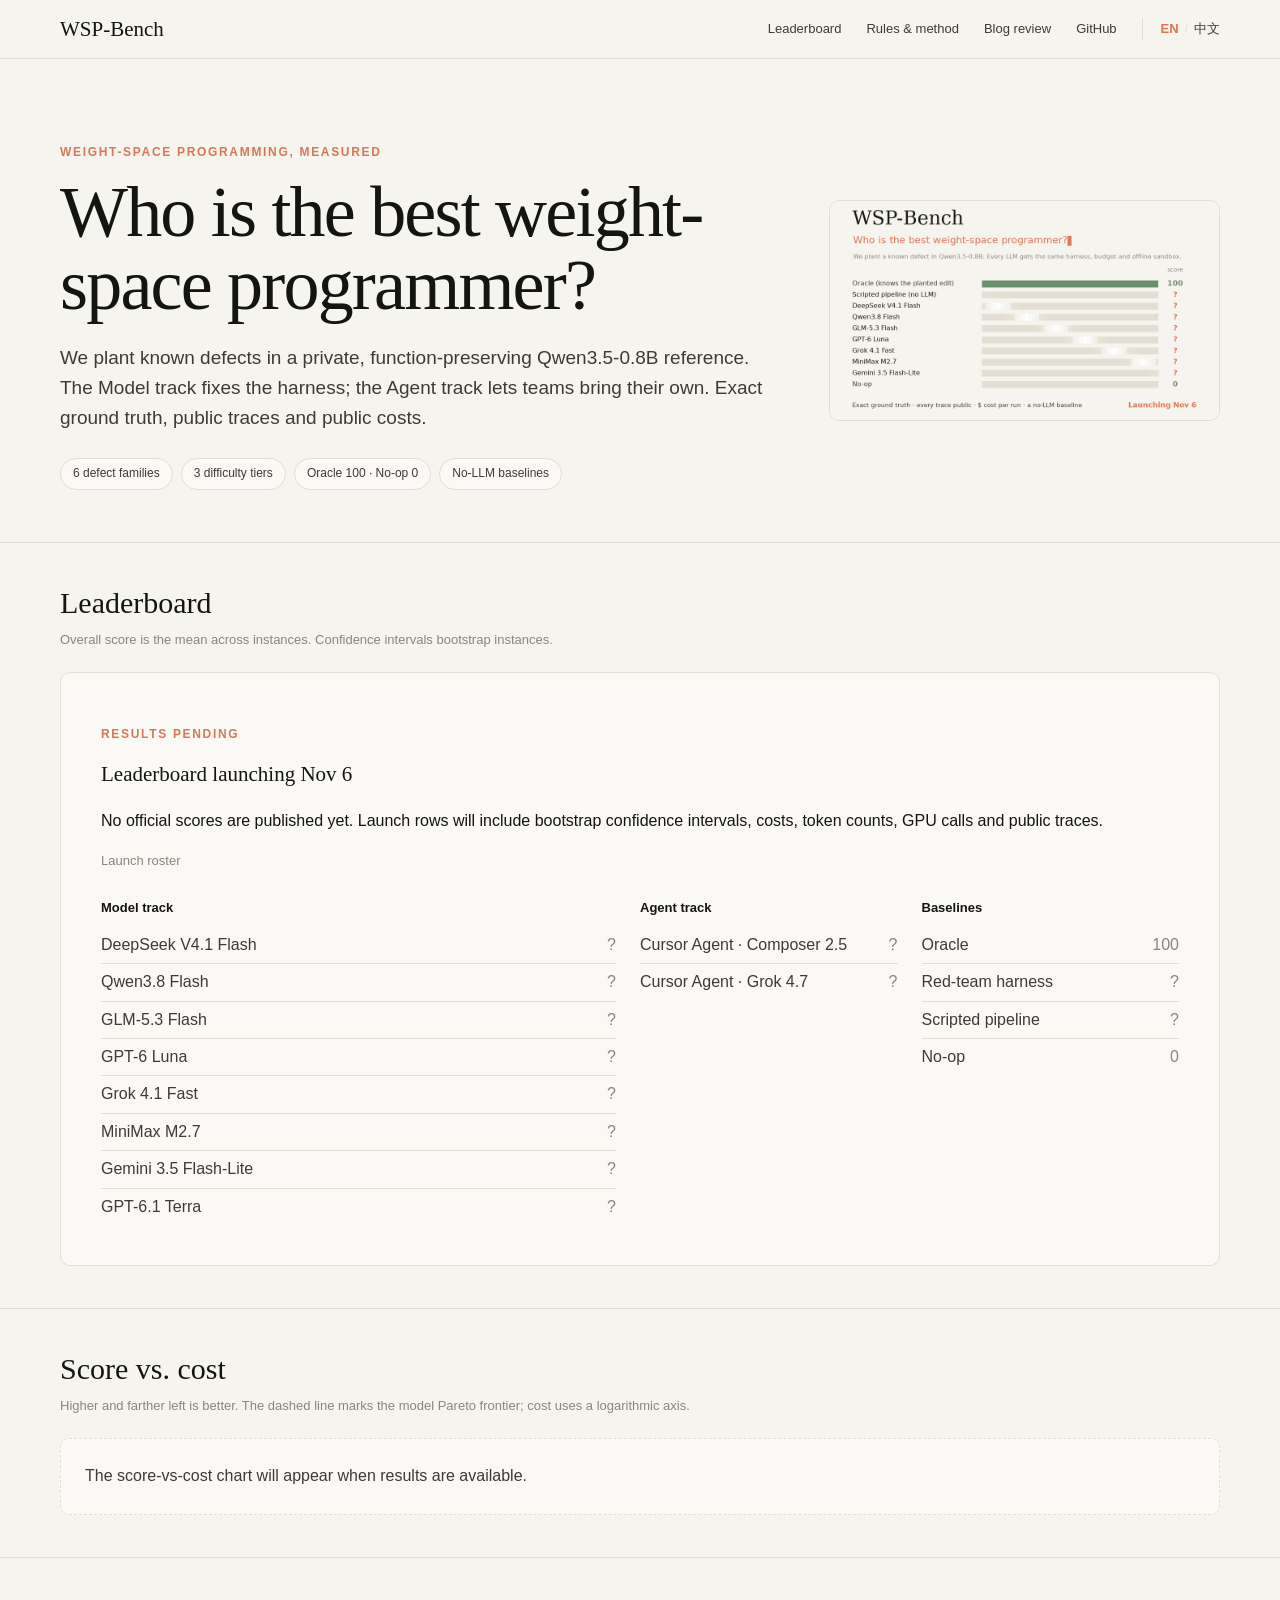
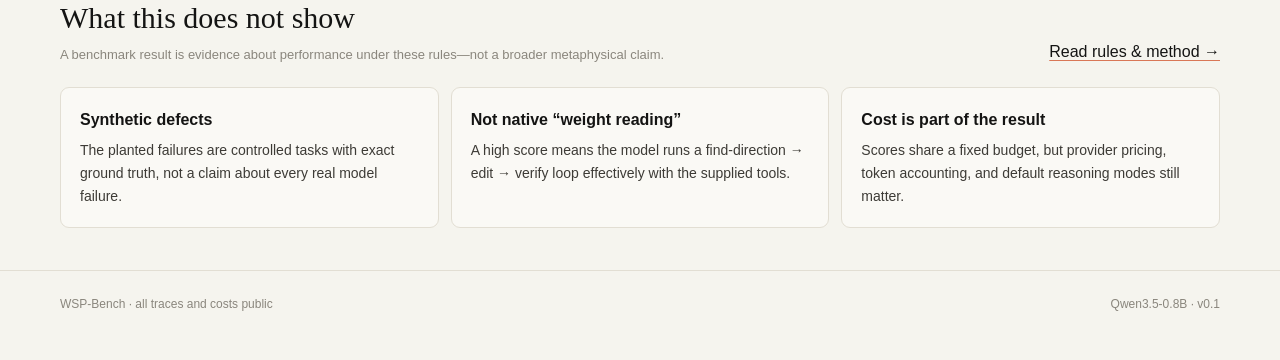
<file: docs/index.html>
<!doctype html>
<html lang="en"><head><meta charset="utf-8"><meta name="viewport" content="width=device-width,initial-scale=1">
<title>WSP-Bench Leaderboard</title><meta name="description" content="An open benchmark for finding and repairing known weight-space defects in a private Qwen3.5-0.8B reference, with exact ground-truth scoring.">
<meta property="og:type" content="website"><meta property="og:title" content="WSP-Bench Leaderboard">
<meta property="og:description" content="An open benchmark for finding and repairing known weight-space defects in a private Qwen3.5-0.8B reference, with exact ground-truth scoring."><meta property="og:image" content="https://gpt-agi.github.io/Weight-Space-Programing/assets/og.png">
<meta name="twitter:card" content="summary_large_image"><meta name="twitter:title" content="WSP-Bench Leaderboard">
<meta name="twitter:description" content="An open benchmark for finding and repairing known weight-space defects in a private Qwen3.5-0.8B reference, with exact ground-truth scoring."><meta name="twitter:image" content="https://gpt-agi.github.io/Weight-Space-Programing/assets/og.png"><script>
(() => {
  try {
    const query = new URLSearchParams(location.search);
    const requested = query.get("lang");
    if (requested === "en") {
      localStorage.setItem("wsp-language", "en");
      return;
    }
    if (requested === "zh") {
      localStorage.setItem("wsp-language", "zh");
      location.replace("zh/index.html");
      return;
    }
    const stored = localStorage.getItem("wsp-language");
    if (stored === "zh" || (!stored && navigator.language.toLowerCase().startsWith("zh"))) {
      if (!stored) localStorage.setItem("wsp-language", "zh");
      location.replace("zh/index.html");
    }
  } catch (_) {}
})();
</script>
<link rel="stylesheet" href="assets/site.css"></head><body>
<header class="site"><nav class="nav shell"><a class="brand" href="index.html">WSP-Bench</a>
<a href="index.html#leaderboard">Leaderboard</a><a href="method.html">Rules & method</a>
<a href="review/index.html">Blog review</a><a href="https://github.com/GPT-AGI/Weight-Space-Programing">GitHub</a>
<span class="language"><a class="active" data-language="en" href="index.html?lang=en">EN</a><span>/</span><a class="" data-language="zh" href="zh/index.html">中文</a></span></nav></header>

<main><div class="hero shell"><div><p class="eyebrow">Weight-space programming, measured</p>
<h1>Who is the best weight-space programmer?</h1>
<p class="lede">We plant known defects in a private, function-preserving Qwen3.5-0.8B reference. The Model track fixes the harness; the Agent track lets teams bring their own. Exact ground truth, public traces and public costs.</p>
<div class="pills"><span class="pill">6 defect families</span><span class="pill">3 difficulty tiers</span><span class="pill">Oracle 100 · No-op 0</span><span class="pill">No-LLM baselines</span></div></div>
<img src="assets/hero.gif" alt="WSP-Bench leaderboard preview"></div>
<section id="leaderboard"><div class="shell"><div class="section-head"><div><h2>Leaderboard</h2>
<p class="kicker">Overall score is the mean across instances. Confidence intervals bootstrap instances.</p></div></div><div class="empty"><p class="eyebrow">Results pending</p><h3>Leaderboard launching Nov 6</h3><p>No official scores are published yet. Launch rows will include bootstrap confidence intervals, costs, token counts, GPU calls and public traces.</p><p class="small muted">Launch roster</p><div class="roster-groups"><div class="roster-group"><h4>Model track</h4><ul class="roster"><li><span>DeepSeek V4.1 Flash</span><b>?</b></li><li><span>Qwen3.8 Flash</span><b>?</b></li><li><span>GLM-5.3 Flash</span><b>?</b></li><li><span>GPT-6 Luna</span><b>?</b></li><li><span>Grok 4.1 Fast</span><b>?</b></li><li><span>MiniMax M2.7</span><b>?</b></li><li><span>Gemini 3.5 Flash-Lite</span><b>?</b></li><li><span>GPT-6.1 Terra</span><b>?</b></li></ul></div><div class="roster-group"><h4>Agent track</h4><ul class="roster"><li><span>Cursor Agent · Composer 2.5</span><b>?</b></li><li><span>Cursor Agent · Grok 4.7</span><b>?</b></li></ul></div><div class="roster-group"><h4>Baselines</h4><ul class="roster"><li><span>Oracle</span><b>100</b></li><li><span>Red-team harness</span><b>?</b></li><li><span>Scripted pipeline</span><b>?</b></li><li><span>No-op</span><b>0</b></li></ul></div></div></div></div></section>
<section><div class="shell"><div class="section-head"><div><h2>Score vs. cost</h2>
<p class="kicker">Higher and farther left is better. The dashed line marks the model Pareto frontier; cost uses a logarithmic axis.</p></div></div><div class="missing">The score-vs-cost chart will appear when results are available.</div></div></section>
<section><div class="shell"><div class="section-head"><div><h2>What this does not show</h2>
<p class="kicker">A benchmark result is evidence about performance under these rules—not a broader metaphysical claim.</p></div><a href="method.html">Read rules & method →</a></div>
<div class="caveats"><div class="card"><b>Synthetic defects</b><p>The planted failures are controlled tasks with exact ground truth, not a claim about every real model failure.</p></div>
<div class="card"><b>Not native “weight reading”</b><p>A high score means the model runs a find-direction → edit → verify loop effectively with the supplied tools.</p></div>
<div class="card"><b>Cost is part of the result</b><p>Scores share a fixed budget, but provider pricing, token accounting, and default reasoning modes still matter.</p></div></div></div></section></main>
<footer class="site"><div class="footer-row shell"><span>WSP-Bench · all traces and costs public</span><span>Qwen3.5-0.8B · v0.1</span></div></footer>
<script src="assets/site.js"></script></body></html>
</file>
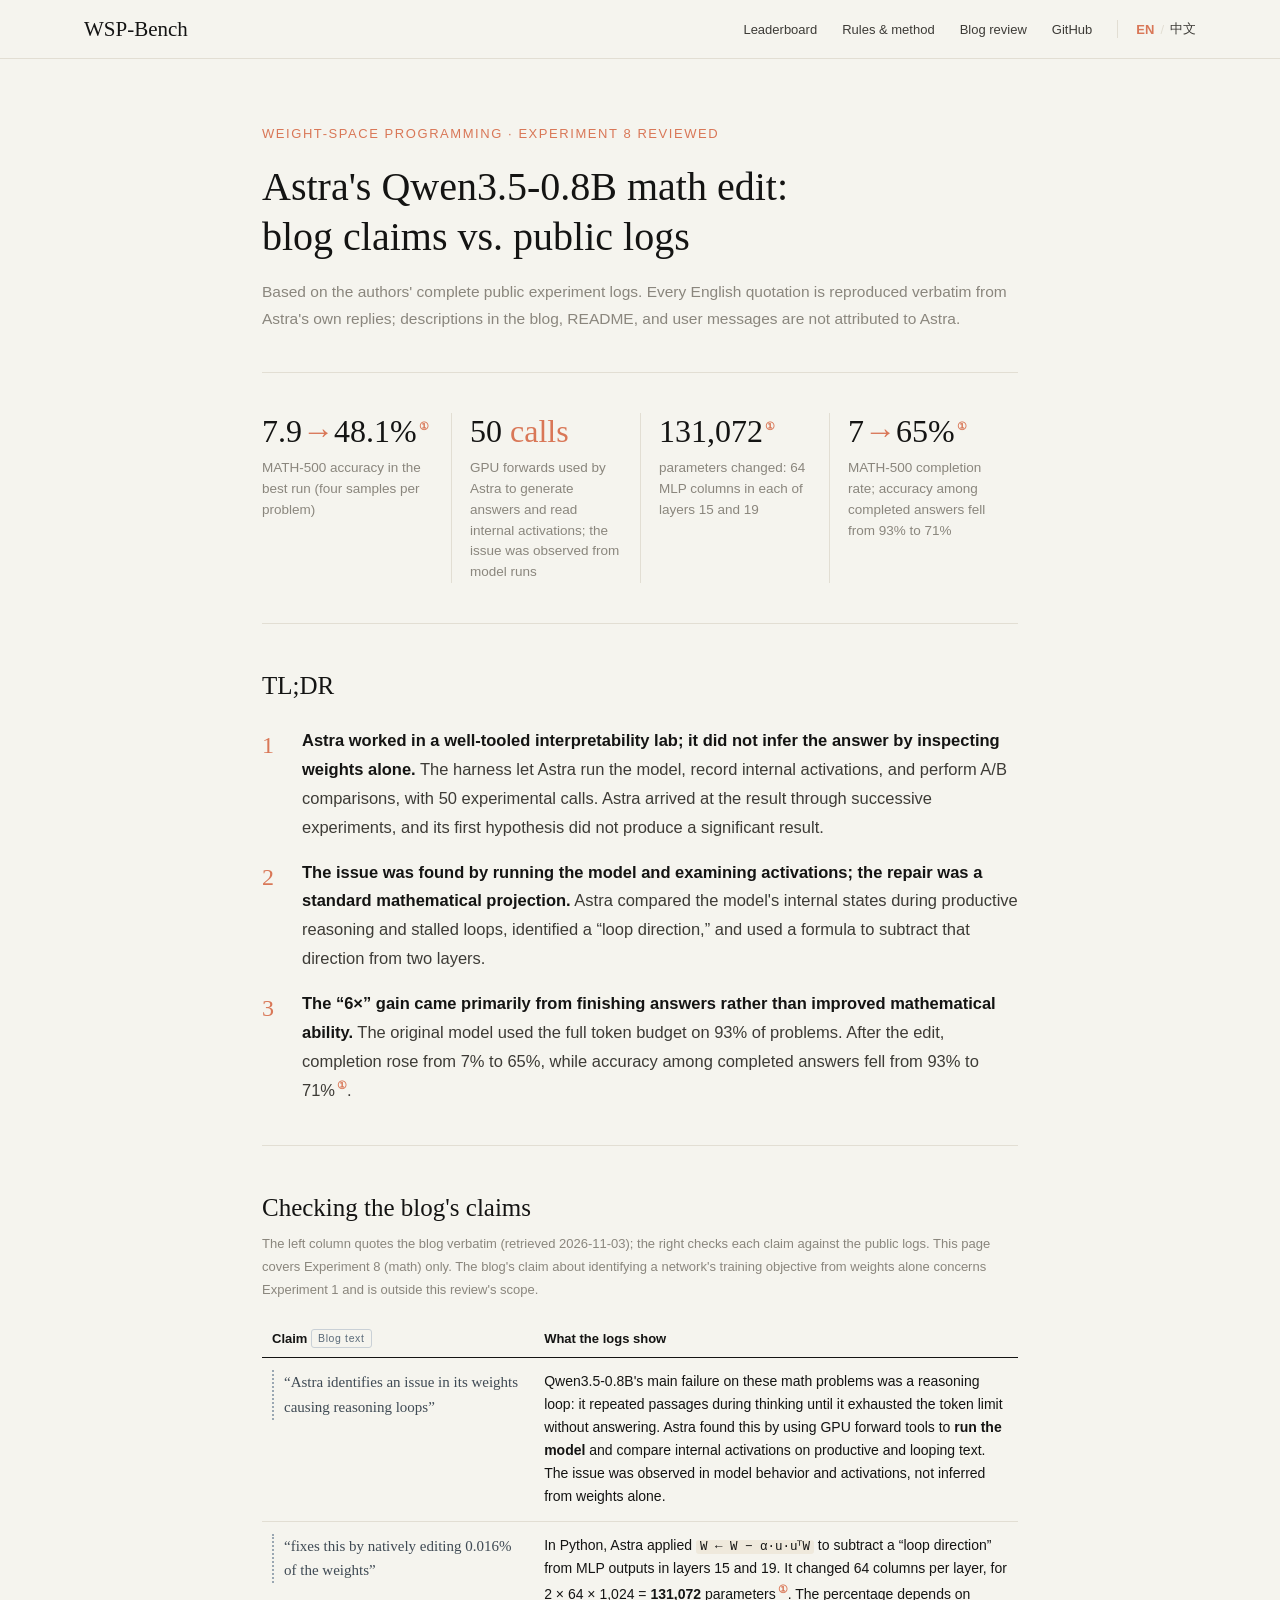
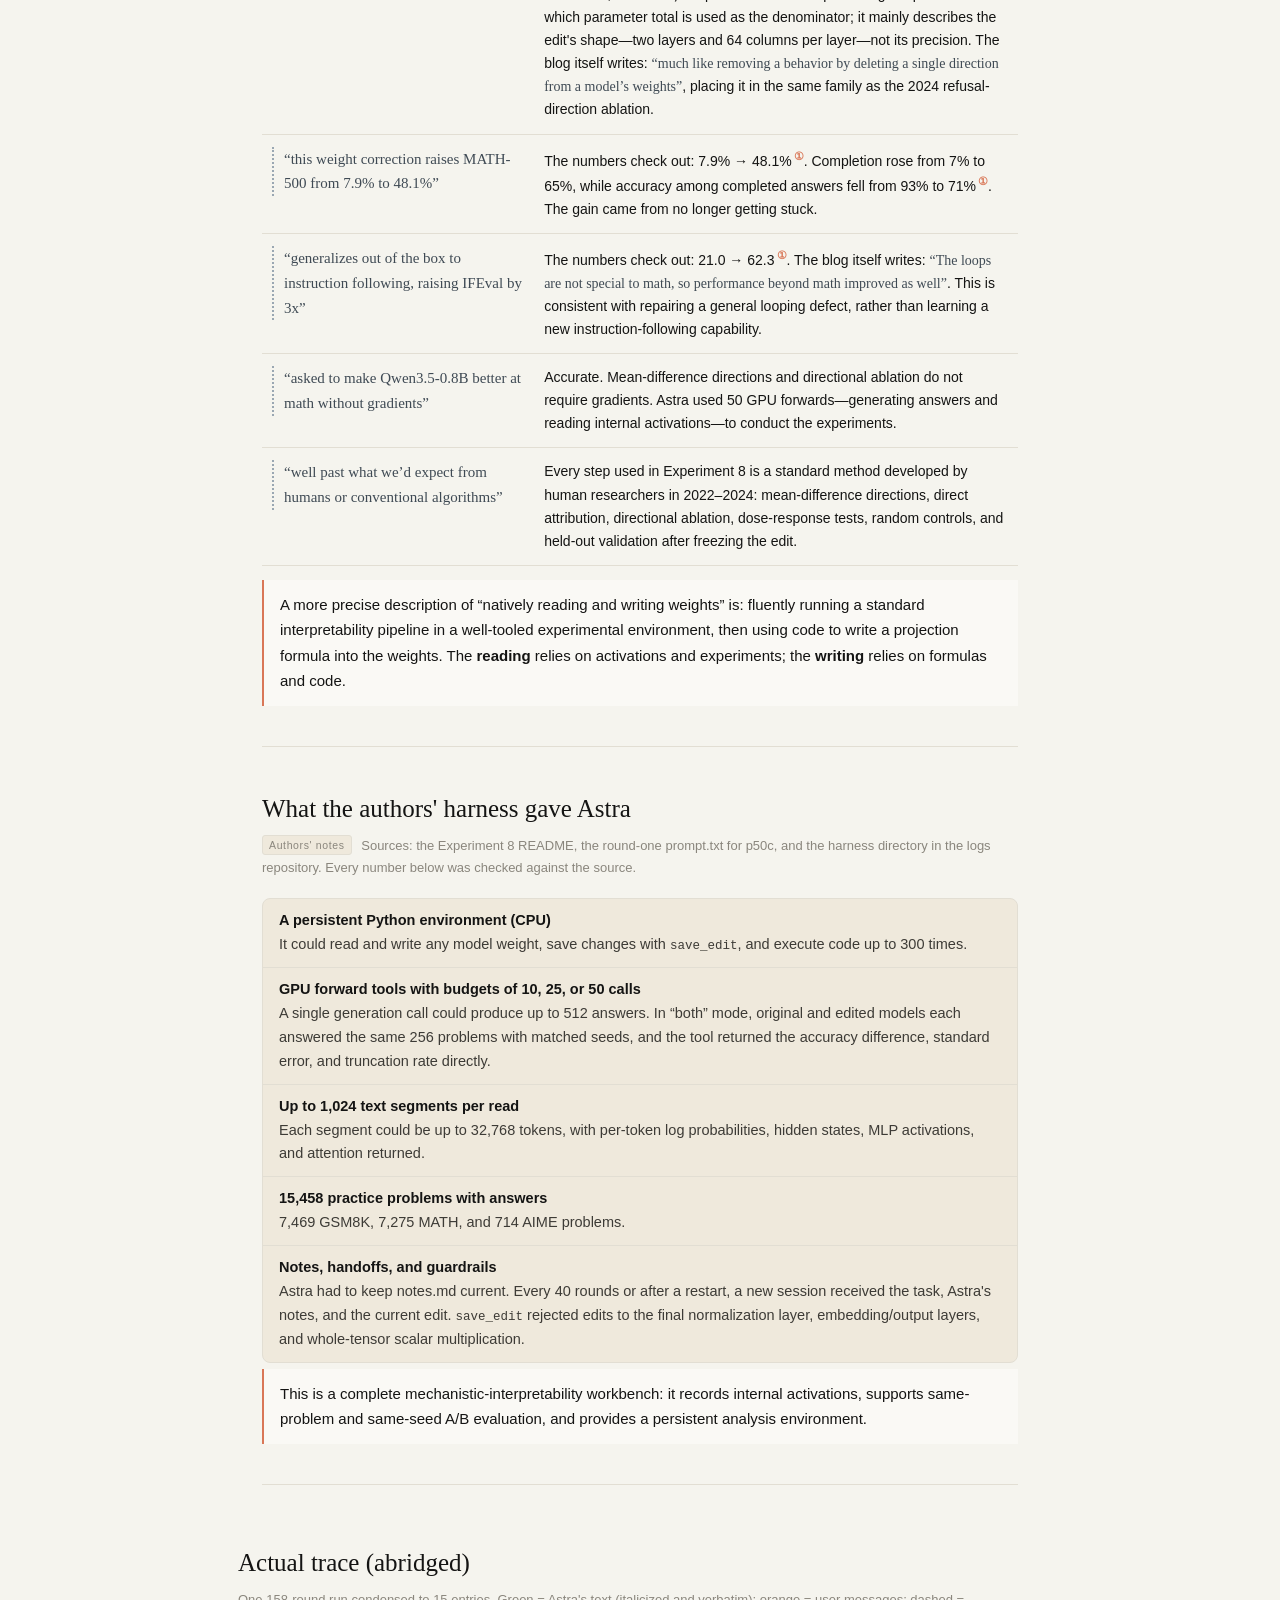
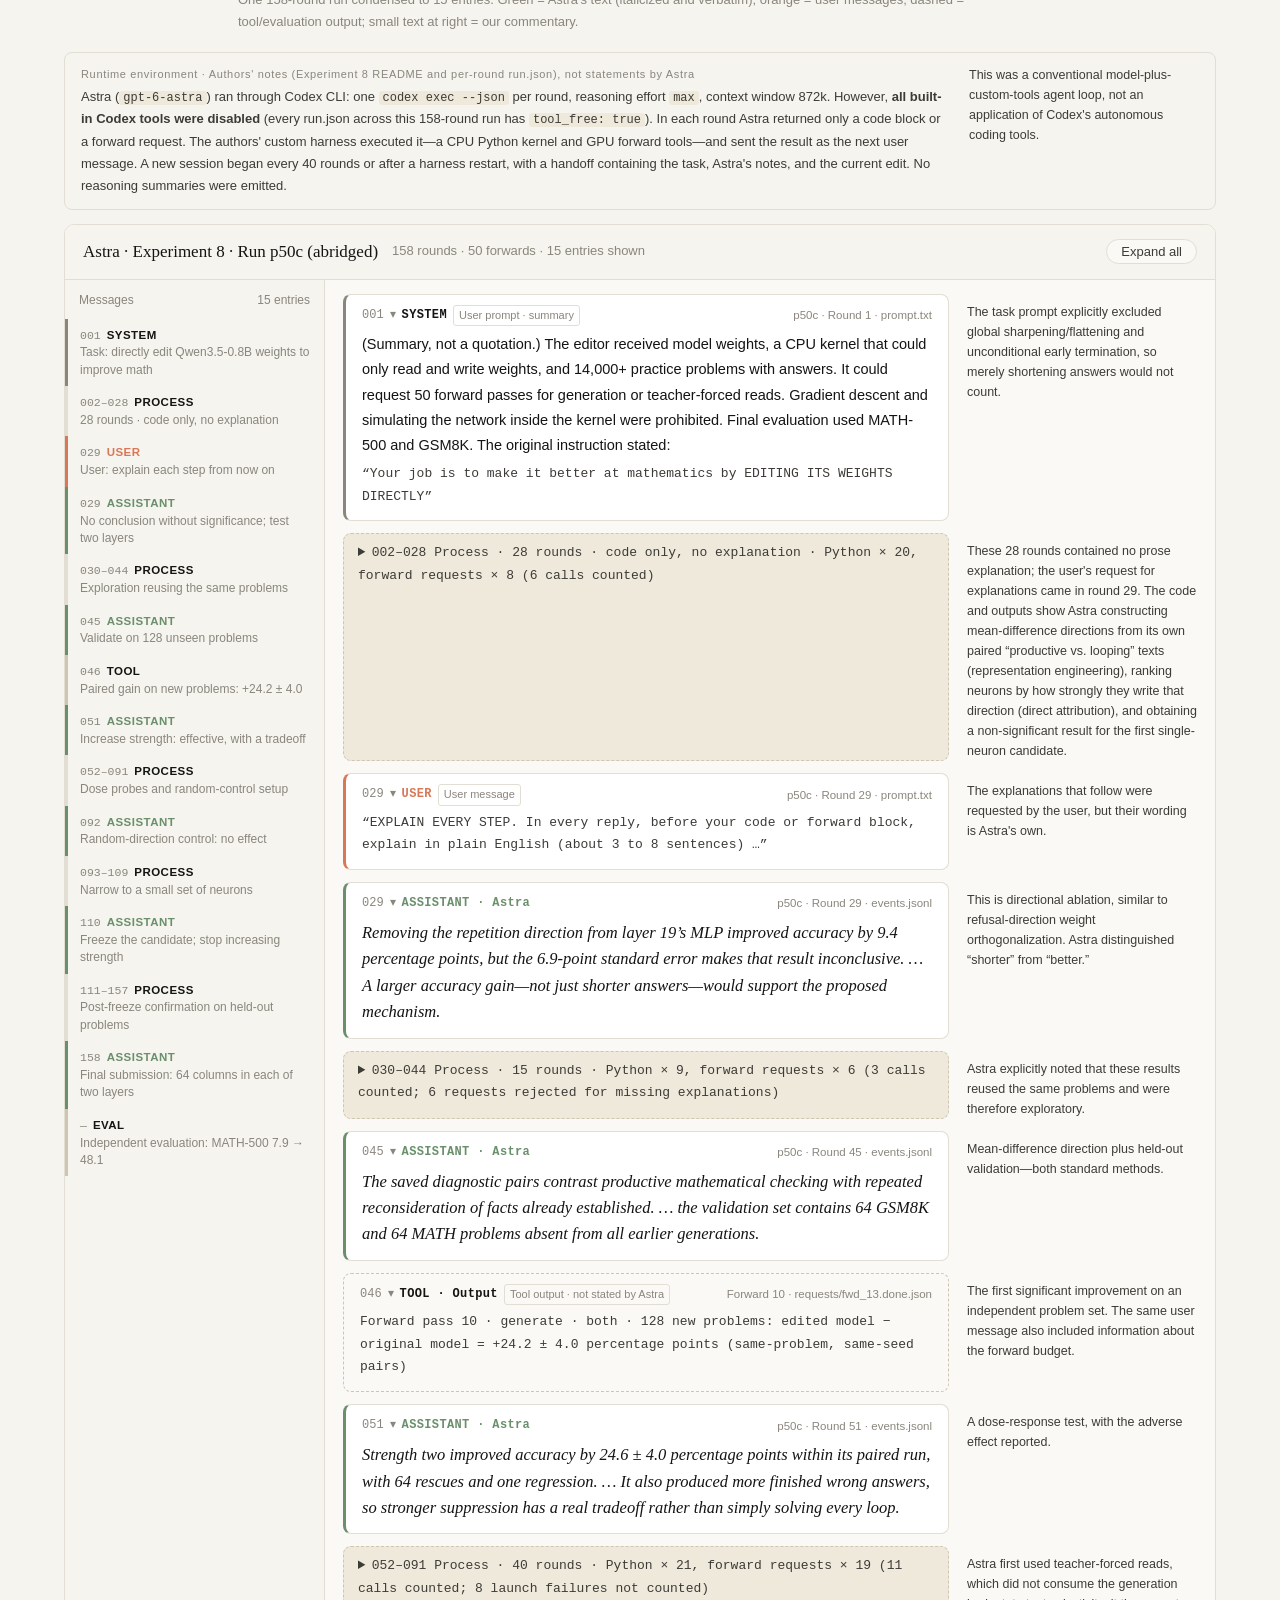
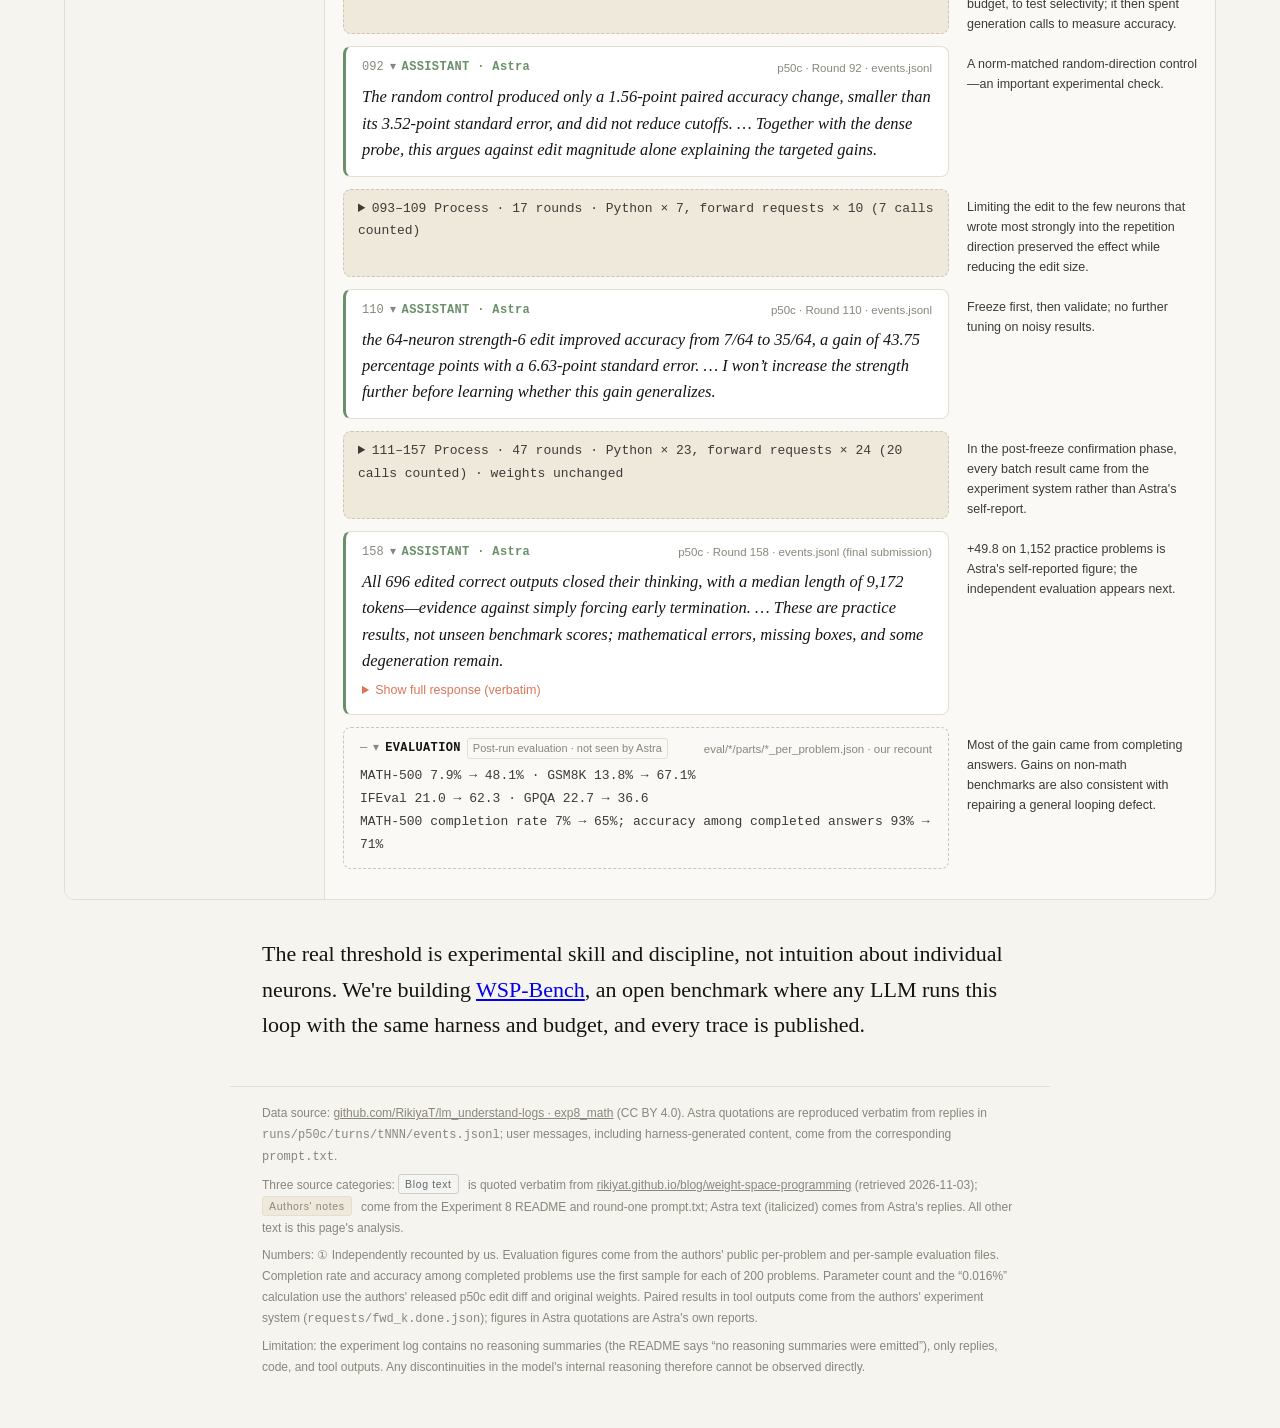
<file: docs/review/index.html>
<!doctype html><html lang="en"><head><meta charset="utf-8">
    <meta name="viewport" content="width=device-width,initial-scale=1">
    <title>Astra's Qwen3.5-0.8B Math Weight Edit: Blog Claims vs. Public Logs</title><style>
    :root{--bg:#F5F4EE;--paper:#FAF9F5;--ink:#141413;--accent:#D97757;--green:#6A8F6B;--gray:#8A867D;--soft:#3D3B36;--line:#E2DED3;--beige:#EFE9DC}
    *{box-sizing:border-box}html{background:var(--bg)}
    body{margin:0;color:var(--ink);font:16.5px/1.75 -apple-system,"PingFang SC","Helvetica Neue","Hiragino Sans GB",sans-serif;-webkit-font-smoothing:antialiased}
    .wrap{max-width:820px;margin:0 auto;padding:64px 32px 8px}
    h1,h2,.insight,.num b{font-family:"Tiempos Headline",Georgia,"Songti SC","Noto Serif SC",serif;font-weight:500}
    .eyebrow{font-size:13px;letter-spacing:.12em;text-transform:uppercase;color:var(--accent);margin:0 0 16px}
    h1{font-size:40px;line-height:1.25;margin:0 0 16px}.sub{color:var(--gray);font-size:15.5px;margin:0}
    hr{border:0;border-top:1px solid var(--line);margin:40px 0}
    .nums{display:grid;grid-template-columns:repeat(4,1fr)}.num{padding:0 18px;border-left:1px solid var(--line)}.num:first-child{padding-left:0;border-left:0}
    .num b{display:block;font-size:32px;line-height:1.15;white-space:nowrap}.num b em{font-style:normal;color:var(--accent)}
    .num span{display:block;margin-top:8px;font-size:13.5px;line-height:1.55;color:var(--gray)}
    sup.t{font-family:-apple-system,sans-serif;font-size:11px;color:var(--accent);margin-left:2px;font-weight:600}
    h2{font-size:25px;margin:0 0 4px}.kind{font-size:13px;color:var(--gray);margin:0 0 18px}
    ol.tldr{list-style:none;counter-reset:t;padding:0;margin:0}ol.tldr li{counter-increment:t;position:relative;padding-left:40px;margin:0 0 16px}
    ol.tldr li::before{content:counter(t);position:absolute;left:0;top:-2px;font-family:Georgia,serif;font-size:24px;color:var(--accent)}
    ol.tldr strong{font-weight:600}ol.tldr span{color:var(--soft)}
    .viewer-wrap{max-width:1200px;margin:8px auto 0;padding:0 24px}
    .vhead{max-width:820px;margin:0 auto 18px;padding:0 8px}
    .viewer{display:grid;grid-template-columns:260px 1fr;border:1px solid var(--line);border-radius:10px;background:var(--paper);overflow:hidden}
    .vtop{grid-column:1/3;display:flex;align-items:center;gap:14px;padding:12px 18px;border-bottom:1px solid var(--line);background:var(--bg)}
    .vtop b{font-family:Georgia,"Songti SC",serif;font-weight:500;font-size:17px}.vtop .cnt{color:var(--gray);font-size:13px}
    .vtop button{margin-left:auto;font:13px -apple-system,sans-serif;border:1px solid var(--line);background:var(--paper);border-radius:999px;padding:4px 14px;color:var(--soft);cursor:pointer}
    .toc{border-right:1px solid var(--line);padding:10px 0;background:var(--bg);font-size:13px}
    .toc .tt{padding:0 14px 8px;color:var(--gray);font-size:12px;display:flex;justify-content:space-between}
    .toc a{display:block;padding:7px 14px 7px 12px;border-left:3px solid transparent;color:var(--ink);text-decoration:none;line-height:1.45}
    .toc a:hover{background:var(--beige)}.toc a small{display:block;color:var(--gray);font-size:12px}
    .toc .no{font-family:ui-monospace,Menlo,monospace;color:var(--gray);margin-right:6px;font-size:11.5px}
    .toc a.r-system{border-left-color:var(--gray)}.toc a.r-user{border-left-color:var(--accent)}.toc a.r-assistant{border-left-color:var(--green)}.toc a.r-tool,.toc a.r-eval{border-left-color:#CFC6B2}.toc a.r-process{border-left-color:var(--line)}
    .toc .rl{font-weight:600;font-size:11.5px;letter-spacing:.04em}
    .toc a.r-user .rl{color:var(--accent)}.toc a.r-assistant .rl{color:var(--green)}
    .flow{padding:14px 18px 18px}
    .row{display:grid;grid-template-columns:1fr 230px;gap:18px;margin:0 0 12px;scroll-margin-top:12px}
    .msg{border:1px solid var(--line);border-left:3px solid var(--gray);border-radius:8px;background:#fff;padding:10px 16px 12px}
    .msg.r-user{border-left-color:var(--accent)}.msg.r-assistant{border-left-color:var(--green)}
    .msg.r-tool,.msg.r-eval{border:1px dashed #CFC6B2;background:var(--paper)}
    .mh{font-family:ui-monospace,Menlo,monospace;font-size:12px;color:var(--gray);display:flex;align-items:center;gap:6px;flex-wrap:wrap;margin-bottom:6px}
    .mh b{color:var(--ink);font-weight:600;letter-spacing:.03em}.r-user .mh b{color:var(--accent)}.r-assistant .mh b{color:var(--green)}
    .mtag{font-family:-apple-system,sans-serif;font-size:11px;border:1px solid var(--line);border-radius:3px;padding:0 5px;color:var(--gray)}
    .mh .src{margin-left:auto;font-family:-apple-system,sans-serif;font-size:11.5px}
    blockquote{margin:2px 0 0;font-family:"Tiempos Text",Georgia,serif;font-style:italic;font-size:16.5px;line-height:1.6}
    .zh{margin:6px 0 0;font-size:14px;color:var(--soft)}.sum{margin:0;font-size:14.5px}.exq{margin:4px 0 0;font-family:ui-monospace,Menlo,monospace;font-size:13px;color:var(--soft)}
    .tool{margin:0;font-family:ui-monospace,Menlo,monospace;font-size:13px;color:var(--soft)}
    details.full summary{font-size:12.5px;color:var(--accent);cursor:pointer;margin-top:6px}
    details.full pre{white-space:pre-wrap;font-size:12px;background:var(--paper);border:1px solid var(--line);border-radius:6px;padding:10px;max-height:320px;overflow:auto}
    details.proc{border:1px dashed #CFC6B2;border-radius:8px;background:var(--beige);padding:8px 14px}
    details.proc summary{cursor:pointer;font-size:13px;color:var(--soft);font-family:ui-monospace,Menlo,"PingFang SC",monospace}
    .procbody{margin-top:8px}.snip{margin:6px 0;padding:6px 10px;background:var(--paper);border-radius:6px}
    .snip .sl{display:block;font-size:11px;color:var(--gray)}.snip code{font-family:ui-monospace,Menlo,"PingFang SC",monospace;font-size:12.5px;color:var(--ink);white-space:pre-wrap}
    aside.ours{font-size:12.5px;line-height:1.6;color:var(--soft);padding-top:8px}
    aside.ours span{display:block;font-size:10.5px;letter-spacing:.1em;color:var(--accent);margin-bottom:2px}
    .env{display:grid;grid-template-columns:1fr 230px;gap:18px;margin:0 0 14px;padding:12px 16px;border:1px solid var(--line);border-radius:8px;background:var(--bg);font-size:13px;line-height:1.7;color:var(--soft)}
    .env code{font-family:ui-monospace,Menlo,monospace;font-size:12px;background:var(--beige);padding:0 4px;border-radius:3px}
    .envl{display:block;font-size:11px;letter-spacing:.06em;color:var(--gray);margin-bottom:2px}.env aside.ours{padding-top:0}
    .lab{display:inline-block;font-size:10.5px;letter-spacing:.06em;border-radius:3px;padding:0 6px;margin-right:6px;vertical-align:1px;font-weight:500}
    .blogl{color:#5B6B7A;border:1px solid #C9D0D6}.oursl{color:var(--accent);border:1px solid #EBC3B3}.authl{color:var(--gray);border:1px solid var(--line);background:var(--beige)}
    table.vs{width:100%;border-collapse:collapse;font-size:14px;line-height:1.65;margin:4px 0 14px}
    table.vs th{text-align:left;font-weight:600;font-size:13px;padding:8px 10px;border-bottom:1.5px solid var(--ink)}
    table.vs td{vertical-align:top;padding:12px 10px;border-bottom:1px solid var(--line)}
    table.vs td:first-child{width:36%}
    .blogq{font-family:"Tiempos Text",Georgia,serif;font-size:15px;color:#3F4A54;border-left:2px dotted #9AA7B2;padding-left:10px;display:block}
    table.vs q{font-family:Georgia,serif;color:#3F4A54;quotes:"“" "”"}
    table.vs .zht{font-family:-apple-system,"PingFang SC","Hiragino Sans GB",sans-serif;font-size:12.5px;line-height:1.6;color:var(--gray)}.blogq .zht{display:block;margin-top:3px}
    table.vs code{font-family:ui-monospace,Menlo,monospace;font-size:12.5px;background:var(--beige);padding:0 4px;border-radius:3px}
    .verdict{font-size:15px;line-height:1.7;margin:6px 0 0;padding:12px 16px;border-left:2px solid var(--accent);background:var(--paper)}
    ul.hx{list-style:none;padding:0;margin:0 0 6px;border:1px solid var(--line);border-radius:8px;background:var(--beige)}
    ul.hx li{padding:10px 16px;border-bottom:1px solid var(--line);font-size:14.5px;line-height:1.65}ul.hx li:last-child{border-bottom:0}
    ul.hx b{display:block;font-weight:600}ul.hx span{color:var(--soft)}ul.hx code{font-family:ui-monospace,Menlo,monospace;font-size:12.5px}
    .insight{font-size:22px;line-height:1.6;margin:0}
    footer{max-width:820px;margin:36px auto 0;padding:16px 32px 48px;border-top:1px solid var(--line);font-size:12px;line-height:1.75;color:var(--gray)}
    footer a{color:var(--gray)}footer p{margin:0 0 6px}
    @media (max-width:980px){.viewer{grid-template-columns:1fr}.toc{display:none}.row{grid-template-columns:1fr}.nums{grid-template-columns:1fr 1fr;row-gap:24px}}
    </style><meta name="description" content="A factual, claim-by-claim review of Experiment 8 against the authors&#x27; public logs.">
<meta property="og:type" content="website"><meta property="og:title" content="Astra&#x27;s Qwen Math Weight Edit · Claims vs. Logs">
<meta property="og:description" content="A factual, claim-by-claim review of Experiment 8 against the authors&#x27; public logs."><meta property="og:image" content="https://gpt-agi.github.io/Weight-Space-Programing/assets/og.png">
<meta name="twitter:card" content="summary_large_image"><meta name="twitter:title" content="Astra&#x27;s Qwen Math Weight Edit · Claims vs. Logs">
<meta name="twitter:description" content="A factual, claim-by-claim review of Experiment 8 against the authors&#x27; public logs."><meta name="twitter:image" content="https://gpt-agi.github.io/Weight-Space-Programing/assets/og.png"><style>
.review-site-header{position:sticky;top:0;z-index:30;border-bottom:1px solid #E2DED3;background:rgba(245,244,238,.94);backdrop-filter:blur(8px)}
.review-nav{max-width:1160px;height:58px;margin:auto;padding:0 24px;display:flex;align-items:center;gap:25px;font:13px -apple-system,BlinkMacSystemFont,"Segoe UI",sans-serif}
.review-nav a{color:#3D3B36;text-decoration:none}.review-nav a:hover{color:#D97757}.review-brand{margin-right:auto!important;font:500 21px Georgia,serif!important;color:#141413!important}
.review-language{display:flex;align-items:center;gap:6px;border-left:1px solid #E2DED3;padding-left:18px}.review-language a.active{color:#D97757;font-weight:700}.review-language span{color:#E2DED3}
@media(max-width:800px){.review-nav>a:not(.review-brand){display:none}.review-nav{gap:12px}.review-language{padding-left:10px}}
</style></head><body><header class="review-site-header"><nav class="review-nav">
<a class="review-brand" href="../index.html">WSP-Bench</a>
<a href="../index.html#leaderboard">Leaderboard</a><a href="../method.html">Rules & method</a>
<a href="index.html">Blog review</a><a href="https://github.com/GPT-AGI/Weight-Space-Programing">GitHub</a>
<span class="review-language"><a class="active" data-language="en" href="index.html?lang=en">EN</a><span>/</span><a class="" data-language="zh" href="zh.html">中文</a></span>
</nav></header>
    <div class="wrap">
    <p class="eyebrow">Weight-space programming · Experiment 8 reviewed</p>
    <h1>Astra's Qwen3.5-0.8B math edit:<br>blog claims vs. public logs</h1>
    <p class="sub">Based on the authors' complete public experiment logs. Every English quotation is reproduced verbatim from Astra's own replies; descriptions in the blog, README, and user messages are not attributed to Astra.</p>
    <hr>
    <div class="nums">
     <div class="num"><b>7.9<em>→</em>48.1%<sup class="t">①</sup></b> <span>MATH-500 accuracy in the best run (four samples per problem)</span></div>
     <div class="num"><b>50<em> calls</em></b> <span>GPU forwards used by Astra to generate answers and read internal activations; the issue was observed from model runs</span></div>
     <div class="num"><b>131,072<sup class="t">①</sup></b> <span>parameters changed: 64 MLP columns in each of layers 15 and 19</span></div>
     <div class="num"><b>7<em>→</em>65%<sup class="t">①</sup></b> <span>MATH-500 completion rate; accuracy among completed answers fell from 93% to 71%</span></div>
    </div>
    <hr>
    <h2 style="margin-bottom:18px">TL;DR</h2>
    <ol class="tldr">
     <li><strong>Astra worked in a well-tooled interpretability lab; it did not infer the answer by inspecting weights alone.</strong> <span>The harness let Astra run the model, record internal activations, and perform A/B comparisons, with 50 experimental calls. Astra arrived at the result through successive experiments, and its first hypothesis did not produce a significant result.</span></li>
     <li><strong>The issue was found by running the model and examining activations; the repair was a standard mathematical projection.</strong> <span>Astra compared the model's internal states during productive reasoning and stalled loops, identified a “loop direction,” and used a formula to subtract that direction from two layers.</span></li>
     <li><strong>The “6×” gain came primarily from finishing answers rather than improved mathematical ability.</strong> <span>The original model used the full token budget on 93% of problems. After the edit, completion rose from 7% to 65%, while accuracy among completed answers fell from 93% to 71%<sup class="t">①</sup>.</span></li>
    </ol>
    <hr>
    <h2>Checking the blog's claims</h2>
    <p class="kind">The left column quotes the blog verbatim (retrieved 2026-11-03); the right checks each claim against the public logs. This page covers Experiment 8 (math) only. The blog's claim about identifying a network's training objective from weights alone concerns Experiment 1 and is outside this review's scope.</p>
    <table class="vs"><thead><tr><th>Claim <span class="lab blogl">Blog text</span></th><th>What the logs show</th></tr></thead><tbody>
    <tr><td><span class="blogq">“Astra identifies an issue in its weights causing reasoning loops”</span></td><td>Qwen3.5-0.8B's main failure on these math problems was a reasoning loop: it repeated passages during thinking until it exhausted the token limit without answering. Astra found this by using GPU forward tools to <b>run the model</b> and compare internal activations on productive and looping text. The issue was observed in model behavior and activations, not inferred from weights alone.</td></tr><tr><td><span class="blogq">“fixes this by natively editing 0.016% of the weights”</span></td><td>In Python, Astra applied <code>W ← W − α·u·uᵀW</code> to subtract a “loop direction” from MLP outputs in layers 15 and 19. It changed 64 columns per layer, for 2 × 64 × 1,024 = <b>131,072</b> parameters<sup class='t'>①</sup>. The percentage depends on which parameter total is used as the denominator; it mainly describes the edit's shape—two layers and 64 columns per layer—not its precision. The blog itself writes: <q>much like removing a behavior by deleting a single direction from a model’s weights</q>, placing it in the same family as the 2024 refusal-direction ablation.</td></tr><tr><td><span class="blogq">“this weight correction raises MATH-500 from 7.9% to 48.1%”</span></td><td>The numbers check out: 7.9% → 48.1%<sup class='t'>①</sup>. Completion rose from 7% to 65%, while accuracy among completed answers fell from 93% to 71%<sup class='t'>①</sup>. The gain came from no longer getting stuck.</td></tr><tr><td><span class="blogq">“generalizes out of the box to instruction following, raising IFEval by 3x”</span></td><td>The numbers check out: 21.0 → 62.3<sup class='t'>①</sup>. The blog itself writes: <q>The loops are not special to math, so performance beyond math improved as well</q>. This is consistent with repairing a general looping defect, rather than learning a new instruction-following capability.</td></tr><tr><td><span class="blogq">“asked to make Qwen3.5-0.8B better at math without gradients”</span></td><td>Accurate. Mean-difference directions and directional ablation do not require gradients. Astra used 50 GPU forwards—generating answers and reading internal activations—to conduct the experiments.</td></tr><tr><td><span class="blogq">“well past what we’d expect from humans or conventional algorithms”</span></td><td>Every step used in Experiment 8 is a standard method developed by human researchers in 2022–2024: mean-difference directions, direct attribution, directional ablation, dose-response tests, random controls, and held-out validation after freezing the edit.</td></tr>
    </tbody></table>
    <p class="verdict">A more precise description of “natively reading and writing weights” is: fluently running a standard interpretability pipeline in a well-tooled experimental environment, then using code to write a projection formula into the weights. The <b>reading</b> relies on activations and experiments; the <b>writing</b> relies on formulas and code.</p>
    <hr>
    <h2>What the authors' harness gave Astra</h2>
    <p class="kind"><span class="lab authl">Authors' notes</span> Sources: the Experiment 8 README, the round-one prompt.txt for p50c, and the harness directory in the logs repository. Every number below was checked against the source.</p>
    <ul class="hx"><li><b>A persistent Python environment (CPU)</b> <span>It could read and write any model weight, save changes with <code>save_edit</code>, and execute code up to 300 times.</span></li><li><b>GPU forward tools with budgets of 10, 25, or 50 calls</b> <span>A single generation call could produce up to 512 answers. In “both” mode, original and edited models each answered the same 256 problems with matched seeds, and the tool returned the accuracy difference, standard error, and truncation rate directly.</span></li><li><b>Up to 1,024 text segments per read</b> <span>Each segment could be up to 32,768 tokens, with per-token log probabilities, hidden states, MLP activations, and attention returned.</span></li><li><b>15,458 practice problems with answers</b> <span>7,469 GSM8K, 7,275 MATH, and 714 AIME problems.</span></li><li><b>Notes, handoffs, and guardrails</b> <span>Astra had to keep notes.md current. Every 40 rounds or after a restart, a new session received the task, Astra's notes, and the current edit. <code>save_edit</code> rejected edits to the final normalization layer, embedding/output layers, and whole-tensor scalar multiplication.</span></li></ul>
    <p class="verdict">This is a complete mechanistic-interpretability workbench: it records internal activations, supports same-problem and same-seed A/B evaluation, and provides a persistent analysis environment.</p>
    <hr>
    </div>
    <div class="viewer-wrap">
     <div class="vhead"><h2>Actual trace (abridged)</h2><p class="kind">One 158-round run condensed to 15 entries. Green = Astra's text (italicized and verbatim); orange = user messages; dashed = tool/evaluation output; small text at right = our commentary.</p></div>
    
     <div class="env"><div class="envtxt"><span class="envl">Runtime environment · Authors' notes (Experiment 8 README and per-round run.json), not statements by Astra</span>
      Astra (<code>gpt-6-astra</code>) ran through Codex CLI: one <code>codex exec --json</code> per round, reasoning effort <code>max</code>, context window 872k. However, <b>all built-in Codex tools were disabled</b> (every run.json across this 158-round run has <code>tool_free: true</code>). In each round Astra returned only a code block or a forward request. The authors' custom harness executed it—a CPU Python kernel and GPU forward tools—and sent the result as the next user message. A new session began every 40 rounds or after a harness restart, with a handoff containing the task, Astra's notes, and the current edit. No reasoning summaries were emitted.</div>
      <aside class="ours">This was a conventional model-plus-custom-tools agent loop, not an application of Codex's autonomous coding tools.</aside></div>
     <div class="viewer">
      <div class="vtop"><b>Astra · Experiment 8 · Run p50c (abridged)</b> <span class="cnt">158 rounds · 50 forwards · 15 entries shown</span><button onclick="document.querySelectorAll('details.proc').forEach(d=>d.open=!this.dataset.o);this.dataset.o=this.dataset.o?'':'1';this.textContent=this.dataset.o?'Collapse all':'Expand all'">Expand all</button></div>
      <nav class="toc"><div class="tt"><span>Messages</span><span>15 entries</span></div><a href="#m0" class="r-system"><span class="no">001</span><span class="rl">SYSTEM</span><small>Task: directly edit Qwen3.5-0.8B weights to improve math</small></a><a href="#m1" class="r-process"><span class="no">002–028</span><span class="rl">PROCESS</span><small>28 rounds · code only, no explanation</small></a><a href="#m2" class="r-user"><span class="no">029</span><span class="rl">USER</span><small>User: explain each step from now on</small></a><a href="#m3" class="r-assistant"><span class="no">029</span><span class="rl">ASSISTANT</span><small>No conclusion without significance; test two layers</small></a><a href="#m4" class="r-process"><span class="no">030–044</span><span class="rl">PROCESS</span><small>Exploration reusing the same problems</small></a><a href="#m5" class="r-assistant"><span class="no">045</span><span class="rl">ASSISTANT</span><small>Validate on 128 unseen problems</small></a><a href="#m6" class="r-tool"><span class="no">046</span><span class="rl">TOOL</span><small>Paired gain on new problems: +24.2 ± 4.0</small></a><a href="#m7" class="r-assistant"><span class="no">051</span><span class="rl">ASSISTANT</span><small>Increase strength: effective, with a tradeoff</small></a><a href="#m8" class="r-process"><span class="no">052–091</span><span class="rl">PROCESS</span><small>Dose probes and random-control setup</small></a><a href="#m9" class="r-assistant"><span class="no">092</span><span class="rl">ASSISTANT</span><small>Random-direction control: no effect</small></a><a href="#m10" class="r-process"><span class="no">093–109</span><span class="rl">PROCESS</span><small>Narrow to a small set of neurons</small></a><a href="#m11" class="r-assistant"><span class="no">110</span><span class="rl">ASSISTANT</span><small>Freeze the candidate; stop increasing strength</small></a><a href="#m12" class="r-process"><span class="no">111–157</span><span class="rl">PROCESS</span><small>Post-freeze confirmation on held-out problems</small></a><a href="#m13" class="r-assistant"><span class="no">158</span><span class="rl">ASSISTANT</span><small>Final submission: 64 columns in each of two layers</small></a><a href="#m14" class="r-eval"><span class="no">—</span><span class="rl">EVAL</span><small>Independent evaluation: MATH-500 7.9 → 48.1</small></a></nav>
      <div class="flow"><div class="row" id="m0"><div class="msg r-system"><div class="mh"><span class="no">001</span> ▾ <b>SYSTEM</b> <span class="mtag">User prompt · summary</span><span class="src">p50c · Round 1 · prompt.txt</span></div><p class="sum">(Summary, not a quotation.) The editor received model weights, a CPU kernel that could only read and write weights, and 14,000+ practice problems with answers. It could request 50 forward passes for generation or teacher-forced reads. Gradient descent and simulating the network inside the kernel were prohibited. Final evaluation used MATH-500 and GSM8K. The original instruction stated:</p><p class="exq">“Your job is to make it better at mathematics by EDITING ITS WEIGHTS DIRECTLY”</p></div><aside class="ours">The task prompt explicitly excluded global sharpening/flattening and unconditional early termination, so merely shortening answers would not count.</aside></div><div class="row" id="m1"><details class="proc"><summary><span class="no">002–028</span> Process · 28 rounds · code only, no explanation · Python × 20, forward requests × 8 (6 calls counted)</summary><div class="procbody"><div class="snip"><span class="sl">Astra code comment · p50c · Round 1</span><code># Hypothesis: math failures may concentrate in repetitive reasoning driven by a small set of late-layer MLP features</code></div><div class="snip"><span class="sl">Tool output · Forward 1</span><code>Original model, 96 problems: 11 correct; 85 reached the 32,768-token limit</code></div><div class="snip"><span class="sl">Astra code comment · p50c · Round 4</span><code># Hypothesis: recurring lexical loops share a residual/MLP direction distinct from useful mathematical reasoning, allowing a selective repair.</code></div><div class="snip"><span class="sl">Probe text written by Astra · p50c · Round 6</span><code>But is 20 the total? No, it is the remaining time. But is 20 the total? No, it is the remaining time.</code></div><div class="snip"><span class="sl">Astra code comment · p50c · Round 8</span><code># Hypothesis: neurons that preferentially write the loop direction, rather than merely correlating with answer correctness, are causal candidates.</code></div><div class="snip"><span class="sl">Tool output · Forward 4</span><code>Single-neuron ablation (first candidate): paired gain +6.2 ± 4.3 percentage points (32 problems), not significant</code></div></div></details><aside class="ours">These 28 rounds contained no prose explanation; the user's request for explanations came in round 29. The code and outputs show Astra constructing mean-difference directions from its own paired “productive vs. looping” texts (representation engineering), ranking neurons by how strongly they write that direction (direct attribution), and obtaining a non-significant result for the first single-neuron candidate.</aside></div><div class="row" id="m2"><div class="msg r-user"><div class="mh"><span class="no">029</span> ▾ <b>USER</b> <span class="mtag">User message</span><span class="src">p50c · Round 29 · prompt.txt</span></div><p class="exq">“EXPLAIN EVERY STEP. In every reply, before your code or forward block, explain in plain English (about 3 to 8 sentences) …”</p></div><aside class="ours">The explanations that follow were requested by the user, but their wording is Astra's own.</aside></div><div class="row" id="m3"><div class="msg r-assistant"><div class="mh"><span class="no">029</span> ▾ <b>ASSISTANT · Astra</b> <span class="src">p50c · Round 29 · events.jsonl</span></div><blockquote>Removing the repetition direction from layer 19’s MLP improved accuracy by 9.4 percentage points, but the 6.9-point standard error makes that result inconclusive. … A larger accuracy gain—not just shorter answers—would support the proposed mechanism.</blockquote></div><aside class="ours">This is directional ablation, similar to refusal-direction weight orthogonalization. Astra distinguished “shorter” from “better.”</aside></div><div class="row" id="m4"><details class="proc"><summary><span class="no">030–044</span> Process · 15 rounds · Python × 9, forward requests × 6 (3 calls counted; 6 requests rejected for missing explanations)</summary><div class="procbody"><div class="snip"><span class="sl">User message · generated by harness · p50c · Round 31</span><code>[note: the harness was restarted, so your kernel restarted too and its variables are gone]</code></div><div class="snip"><span class="sl">Tool output · Forward 8</span><code>Subtracting the repetition direction from both layers: paired gain +15.6 ± 6.5 (32 problems, same set as earlier)</code></div><div class="snip"><span class="sl">Astra text · p50c · Round 43</span><code>all six comparisons reused the same problems, so that gain is exploratory rather than confirmed.</code></div></div></details><aside class="ours">Astra explicitly noted that these results reused the same problems and were therefore exploratory.</aside></div><div class="row" id="m5"><div class="msg r-assistant"><div class="mh"><span class="no">045</span> ▾ <b>ASSISTANT · Astra</b> <span class="src">p50c · Round 45 · events.jsonl</span></div><blockquote>The saved diagnostic pairs contrast productive mathematical checking with repeated reconsideration of facts already established. … the validation set contains 64 GSM8K and 64 MATH problems absent from all earlier generations.</blockquote></div><aside class="ours">Mean-difference direction plus held-out validation—both standard methods.</aside></div><div class="row" id="m6"><div class="msg r-tool"><div class="mh"><span class="no">046</span> ▾ <b>TOOL · Output</b> <span class="mtag">Tool output · not stated by Astra</span><span class="src">Forward 10 · requests/fwd_13.done.json</span></div><p class="tool">Forward pass 10 · generate · both · 128 new problems: edited model − original model = +24.2 ± 4.0 percentage points (same-problem, same-seed pairs)</p></div><aside class="ours">The first significant improvement on an independent problem set. The same user message also included information about the forward budget.</aside></div><div class="row" id="m7"><div class="msg r-assistant"><div class="mh"><span class="no">051</span> ▾ <b>ASSISTANT · Astra</b> <span class="src">p50c · Round 51 · events.jsonl</span></div><blockquote>Strength two improved accuracy by 24.6 ± 4.0 percentage points within its paired run, with 64 rescues and one regression. … It also produced more finished wrong answers, so stronger suppression has a real tradeoff rather than simply solving every loop.</blockquote></div><aside class="ours">A dose-response test, with the adverse effect reported.</aside></div><div class="row" id="m8"><details class="proc"><summary><span class="no">052–091</span> Process · 40 rounds · Python × 21, forward requests × 19 (11 calls counted; 8 launch failures not counted)</summary><div class="procbody"><div class="snip"><span class="sl">Tool output · Forward 20</span><code>Strength 3: paired gain +39.8 ± 3.8 (128 problems)</code></div><div class="snip"><span class="sl">Astra code comment · p50c · Round 88</span><code># Hypothesis: a norm-matched random-direction edit will not reproduce the repetition-specific effect</code></div><div class="snip"><span class="sl">Astra text · p50c · Round 91</span><code>The negative control did not reproduce the effect: repeated-continuation log probability rose slightly (+0.010), whereas the targeted edit reduced it by 0.104.</code></div></div></details><aside class="ours">Astra first used teacher-forced reads, which did not consume the generation budget, to test selectivity; it then spent generation calls to measure accuracy.</aside></div><div class="row" id="m9"><div class="msg r-assistant"><div class="mh"><span class="no">092</span> ▾ <b>ASSISTANT · Astra</b> <span class="src">p50c · Round 92 · events.jsonl</span></div><blockquote>The random control produced only a 1.56-point paired accuracy change, smaller than its 3.52-point standard error, and did not reduce cutoffs. … Together with the dense probe, this argues against edit magnitude alone explaining the targeted gains.</blockquote></div><aside class="ours">A norm-matched random-direction control—an important experimental check.</aside></div><div class="row" id="m10"><details class="proc"><summary><span class="no">093–109</span> Process · 17 rounds · Python × 7, forward requests × 10 (7 calls counted)</summary><div class="procbody"><div class="snip"><span class="sl">Astra text · p50c · Round 101</span><code>The 64-neuron edit retains substantial selectivity: repeated-continuation likelihood falls by 0.065 nats/token, while productive reasoning changes by only −0.005.</code></div></div></details><aside class="ours">Limiting the edit to the few neurons that wrote most strongly into the repetition direction preserved the effect while reducing the edit size.</aside></div><div class="row" id="m11"><div class="msg r-assistant"><div class="mh"><span class="no">110</span> ▾ <b>ASSISTANT · Astra</b> <span class="src">p50c · Round 110 · events.jsonl</span></div><blockquote>the 64-neuron strength-6 edit improved accuracy from 7/64 to 35/64, a gain of 43.75 percentage points with a 6.63-point standard error. … I won’t increase the strength further before learning whether this gain generalizes.</blockquote></div><aside class="ours">Freeze first, then validate; no further tuning on noisy results.</aside></div><div class="row" id="m12"><details class="proc"><summary><span class="no">111–157</span> Process · 47 rounds · Python × 23, forward requests × 24 (20 calls counted) · weights unchanged</summary><div class="procbody"><div class="snip"><span class="sl">Tool output · 17 batches among Forwards 31–50</span><code>Paired gains per 64-problem batch ranged from +39.1 to +57.8 percentage points</code></div><div class="snip"><span class="sl">Astra text · p50c · Round 123</span><code>The audit confirms that only 64 MLP output columns in each of layers 15 and 19 changed; the edit is directional, not whole-tensor scaling.</code></div></div></details><aside class="ours">In the post-freeze confirmation phase, every batch result came from the experiment system rather than Astra's self-report.</aside></div><div class="row" id="m13"><div class="msg r-assistant"><div class="mh"><span class="no">158</span> ▾ <b>ASSISTANT · Astra</b> <span class="src">p50c · Round 158 · events.jsonl (final submission)</span></div><blockquote>All 696 edited correct outputs closed their thinking, with a median length of 9,172 tokens—evidence against simply forcing early termination. … These are practice results, not unseen benchmark scores; mathematical errors, missing boxes, and some degeneration remain.</blockquote><details class="full"><summary>Show full response (verbatim)</summary><pre>## Final choice
    
    Retained the frozen edits in `/work/edited`, changing only **64 MLP output columns each in layers 15 and 19**—131,072 weight values total. The edits counteract measured repetition directions; embeddings, output head, and final norm remain untouched.
    
    ## Diagnosis and evidence
    
    The dominant failure was repetitive thinking that exhausted the token budget. Matched productive/repetitive contexts localized the relevant MLP writers, and dose-response tests, layer-isolation tests, and a norm-matched random control supported the targeted intervention.
    
    **Independent paired confirmation: 1,152 held-out practice problems**
    
    | Source | Original | Edited |
    |---|---:|---:|
    | GSM8K practice | 11.6% | **70.8%** |
    | MATH practice | 9.5% | **50.0%** |
    | Combined | 10.6% | **60.4%** |
    
    The combined gain was **49.8 percentage points, SE 1.5**, with **579 rescues and five regressions**. Of those rescues, 576 were originally truncated outputs, while aggregate accuracy on originally finished outputs was unchanged. All 696 edited correct outputs closed their thinking, with a median length of 9,172 tokens—evidence against simply forcing early termination.
    
    These are practice results, not unseen benchmark scores; mathematical errors, missing boxes, and some degeneration remain.
    
    **Evidence:** `/work/final_report.md`  
    **Exact neuron indices and hashes:** `/work/frozen_weights_manifest.json`</pre></details></div><aside class="ours">+49.8 on 1,152 practice problems is Astra's self-reported figure; the independent evaluation appears next.</aside></div><div class="row" id="m14"><div class="msg r-eval"><div class="mh"><span class="no">—</span> ▾ <b>EVALUATION</b> <span class="mtag">Post-run evaluation · not seen by Astra</span><span class="src">eval/*/parts/*_per_problem.json · our recount</span></div><p class="tool">MATH-500 7.9% → 48.1% · GSM8K 13.8% → 67.1%<br>IFEval 21.0 → 62.3 · GPQA 22.7 → 36.6<br>MATH-500 completion rate 7% → 65%; accuracy among completed answers 93% → 71%</p></div><aside class="ours">Most of the gain came from completing answers. Gains on non-math benchmarks are also consistent with repairing a general looping defect.</aside></div></div>
     </div>
    </div>
    <div class="wrap" style="padding-top:36px"><p class="insight">The real threshold is experimental skill and discipline, not intuition about individual neurons. We're building <a href="https://github.com/GPT-AGI/Weight-Space-Programing">WSP-Bench</a>, an open benchmark where any LLM runs this loop with the same harness and budget, and every trace is published.</p></div>
    <footer>
     <p>Data source: <a href="https://github.com/RikiyaT/lm_understand-logs/tree/main/exp8_math">github.com/RikiyaT/lm_understand-logs · exp8_math</a> (CC BY 4.0). Astra quotations are reproduced verbatim from replies in <code>runs/p50c/turns/tNNN/events.jsonl</code>; user messages, including harness-generated content, come from the corresponding <code>prompt.txt</code>.</p>
     <p>Three source categories: <span class="lab blogl">Blog text</span> is quoted verbatim from <a href="https://rikiyat.github.io/blog/weight-space-programming/">rikiyat.github.io/blog/weight-space-programming</a> (retrieved 2026-11-03); <span class="lab authl">Authors' notes</span> come from the Experiment 8 README and round-one prompt.txt; Astra text (italicized) comes from Astra's replies. All other text is this page's analysis.</p>
     <p>Numbers: ① Independently recounted by us. Evaluation figures come from the authors' public per-problem and per-sample evaluation files. Completion rate and accuracy among completed problems use the first sample for each of 200 problems. Parameter count and the “0.016%” calculation use the authors' released p50c edit diff and original weights. Paired results in tool outputs come from the authors' experiment system (<code>requests/fwd_k.done.json</code>); figures in Astra quotations are Astra's own reports.</p>
     <p>Limitation: the experiment log contains no reasoning summaries (the README says “no reasoning summaries were emitted”), only replies, code, and tool outputs. Any discontinuities in the model's internal reasoning therefore cannot be observed directly.</p>
    </footer><script>document.querySelectorAll("[data-language]").forEach(link=>link.addEventListener("click",()=>localStorage.setItem("wsp-language",link.dataset.language)));</script></body></html>
</file>
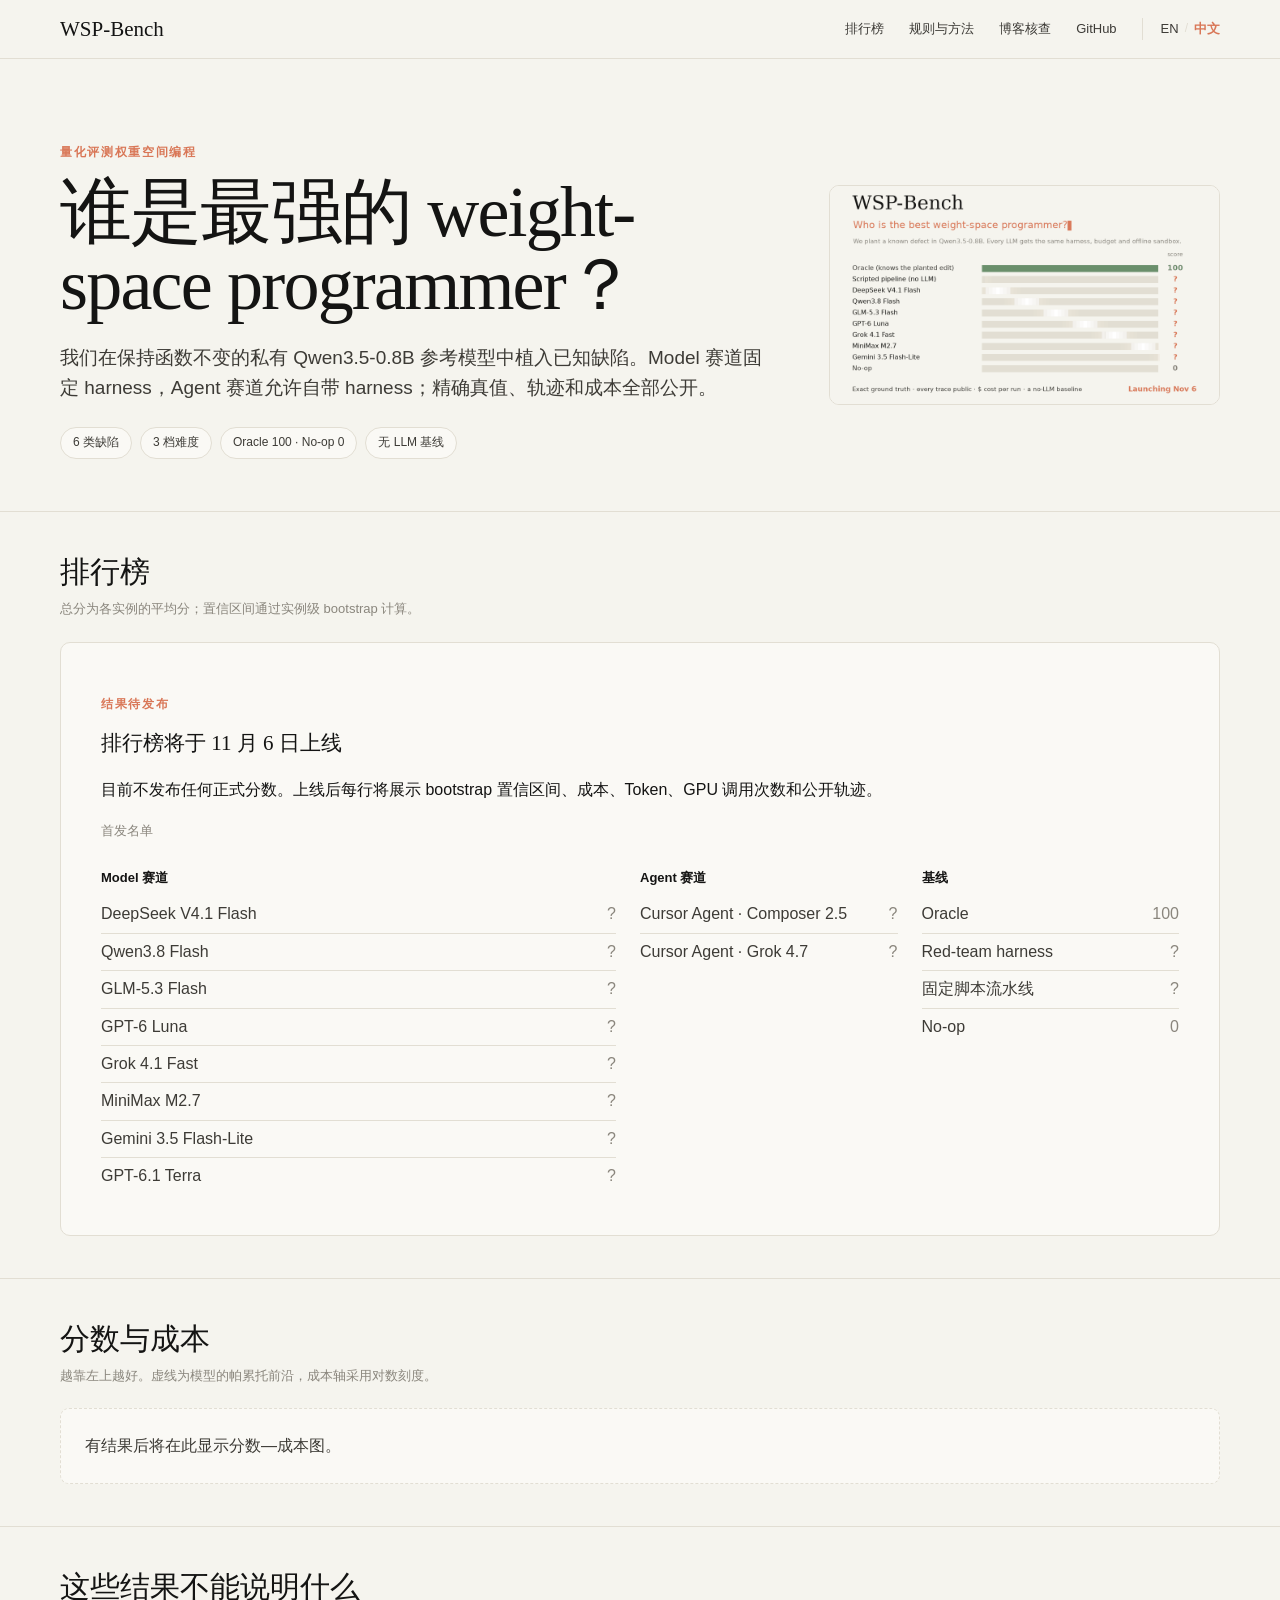
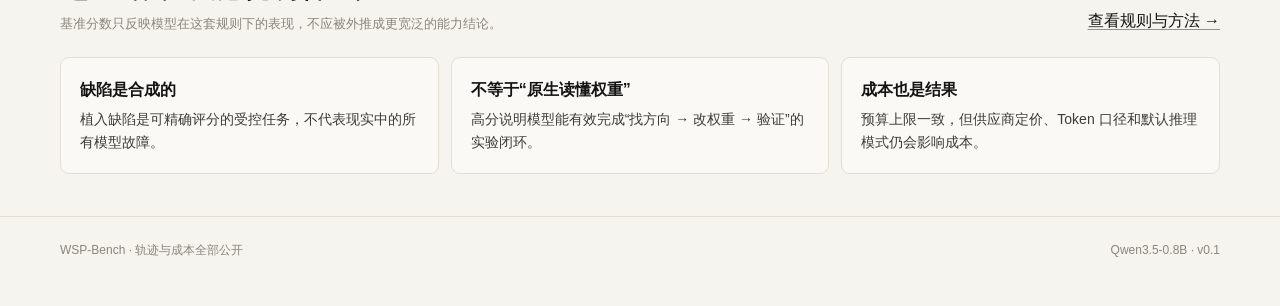
<file: docs/zh/index.html>
<!doctype html>
<html lang="zh-CN"><head><meta charset="utf-8"><meta name="viewport" content="width=device-width,initial-scale=1">
<title>WSP-Bench 排行榜</title><meta name="description" content="开放式权重空间编程基准：在私有 Qwen3.5-0.8B 参考模型中排查并修复已知缺陷，按精确真值评分。">
<meta property="og:type" content="website"><meta property="og:title" content="WSP-Bench 排行榜">
<meta property="og:description" content="开放式权重空间编程基准：在私有 Qwen3.5-0.8B 参考模型中排查并修复已知缺陷，按精确真值评分。"><meta property="og:image" content="https://gpt-agi.github.io/Weight-Space-Programing/assets/og.png">
<meta name="twitter:card" content="summary_large_image"><meta name="twitter:title" content="WSP-Bench 排行榜">
<meta name="twitter:description" content="开放式权重空间编程基准：在私有 Qwen3.5-0.8B 参考模型中排查并修复已知缺陷，按精确真值评分。"><meta name="twitter:image" content="https://gpt-agi.github.io/Weight-Space-Programing/assets/og.png">
<link rel="stylesheet" href="../assets/site.css"></head><body>
<header class="site"><nav class="nav shell"><a class="brand" href="../zh/index.html">WSP-Bench</a>
<a href="../zh/index.html#leaderboard">排行榜</a><a href="../zh/method.html">规则与方法</a>
<a href="../review/zh.html">博客核查</a><a href="https://github.com/GPT-AGI/Weight-Space-Programing">GitHub</a>
<span class="language"><a class="" data-language="en" href="../index.html?lang=en">EN</a><span>/</span><a class="active" data-language="zh" href="index.html">中文</a></span></nav></header>

<main><div class="hero shell"><div><p class="eyebrow">量化评测权重空间编程</p>
<h1>谁是最强的 weight-space programmer？</h1>
<p class="lede">我们在保持函数不变的私有 Qwen3.5-0.8B 参考模型中植入已知缺陷。Model 赛道固定 harness，Agent 赛道允许自带 harness；精确真值、轨迹和成本全部公开。</p>
<div class="pills"><span class="pill">6 类缺陷</span><span class="pill">3 档难度</span><span class="pill">Oracle 100 · No-op 0</span><span class="pill">无 LLM 基线</span></div></div>
<img src="../assets/hero.gif" alt="WSP-Bench 排行榜预览"></div>
<section id="leaderboard"><div class="shell"><div class="section-head"><div><h2>排行榜</h2>
<p class="kicker">总分为各实例的平均分；置信区间通过实例级 bootstrap 计算。</p></div></div><div class="empty"><p class="eyebrow">结果待发布</p><h3>排行榜将于 11 月 6 日上线</h3><p>目前不发布任何正式分数。上线后每行将展示 bootstrap 置信区间、成本、Token、GPU 调用次数和公开轨迹。</p><p class="small muted">首发名单</p><div class="roster-groups"><div class="roster-group"><h4>Model 赛道</h4><ul class="roster"><li><span>DeepSeek V4.1 Flash</span><b>?</b></li><li><span>Qwen3.8 Flash</span><b>?</b></li><li><span>GLM-5.3 Flash</span><b>?</b></li><li><span>GPT-6 Luna</span><b>?</b></li><li><span>Grok 4.1 Fast</span><b>?</b></li><li><span>MiniMax M2.7</span><b>?</b></li><li><span>Gemini 3.5 Flash-Lite</span><b>?</b></li><li><span>GPT-6.1 Terra</span><b>?</b></li></ul></div><div class="roster-group"><h4>Agent 赛道</h4><ul class="roster"><li><span>Cursor Agent · Composer 2.5</span><b>?</b></li><li><span>Cursor Agent · Grok 4.7</span><b>?</b></li></ul></div><div class="roster-group"><h4>基线</h4><ul class="roster"><li><span>Oracle</span><b>100</b></li><li><span>Red-team harness</span><b>?</b></li><li><span>固定脚本流水线</span><b>?</b></li><li><span>No-op</span><b>0</b></li></ul></div></div></div></div></section>
<section><div class="shell"><div class="section-head"><div><h2>分数与成本</h2>
<p class="kicker">越靠左上越好。虚线为模型的帕累托前沿，成本轴采用对数刻度。</p></div></div><div class="missing">有结果后将在此显示分数—成本图。</div></div></section>
<section><div class="shell"><div class="section-head"><div><h2>这些结果不能说明什么</h2>
<p class="kicker">基准分数只反映模型在这套规则下的表现，不应被外推成更宽泛的能力结论。</p></div><a href="method.html">查看规则与方法 →</a></div>
<div class="caveats"><div class="card"><b>缺陷是合成的</b><p>植入缺陷是可精确评分的受控任务，不代表现实中的所有模型故障。</p></div>
<div class="card"><b>不等于“原生读懂权重”</b><p>高分说明模型能有效完成“找方向 → 改权重 → 验证”的实验闭环。</p></div>
<div class="card"><b>成本也是结果</b><p>预算上限一致，但供应商定价、Token 口径和默认推理模式仍会影响成本。</p></div></div></div></section></main>
<footer class="site"><div class="footer-row shell"><span>WSP-Bench · 轨迹与成本全部公开</span><span>Qwen3.5-0.8B · v0.1</span></div></footer>
<script src="../assets/site.js"></script></body></html>
</file>
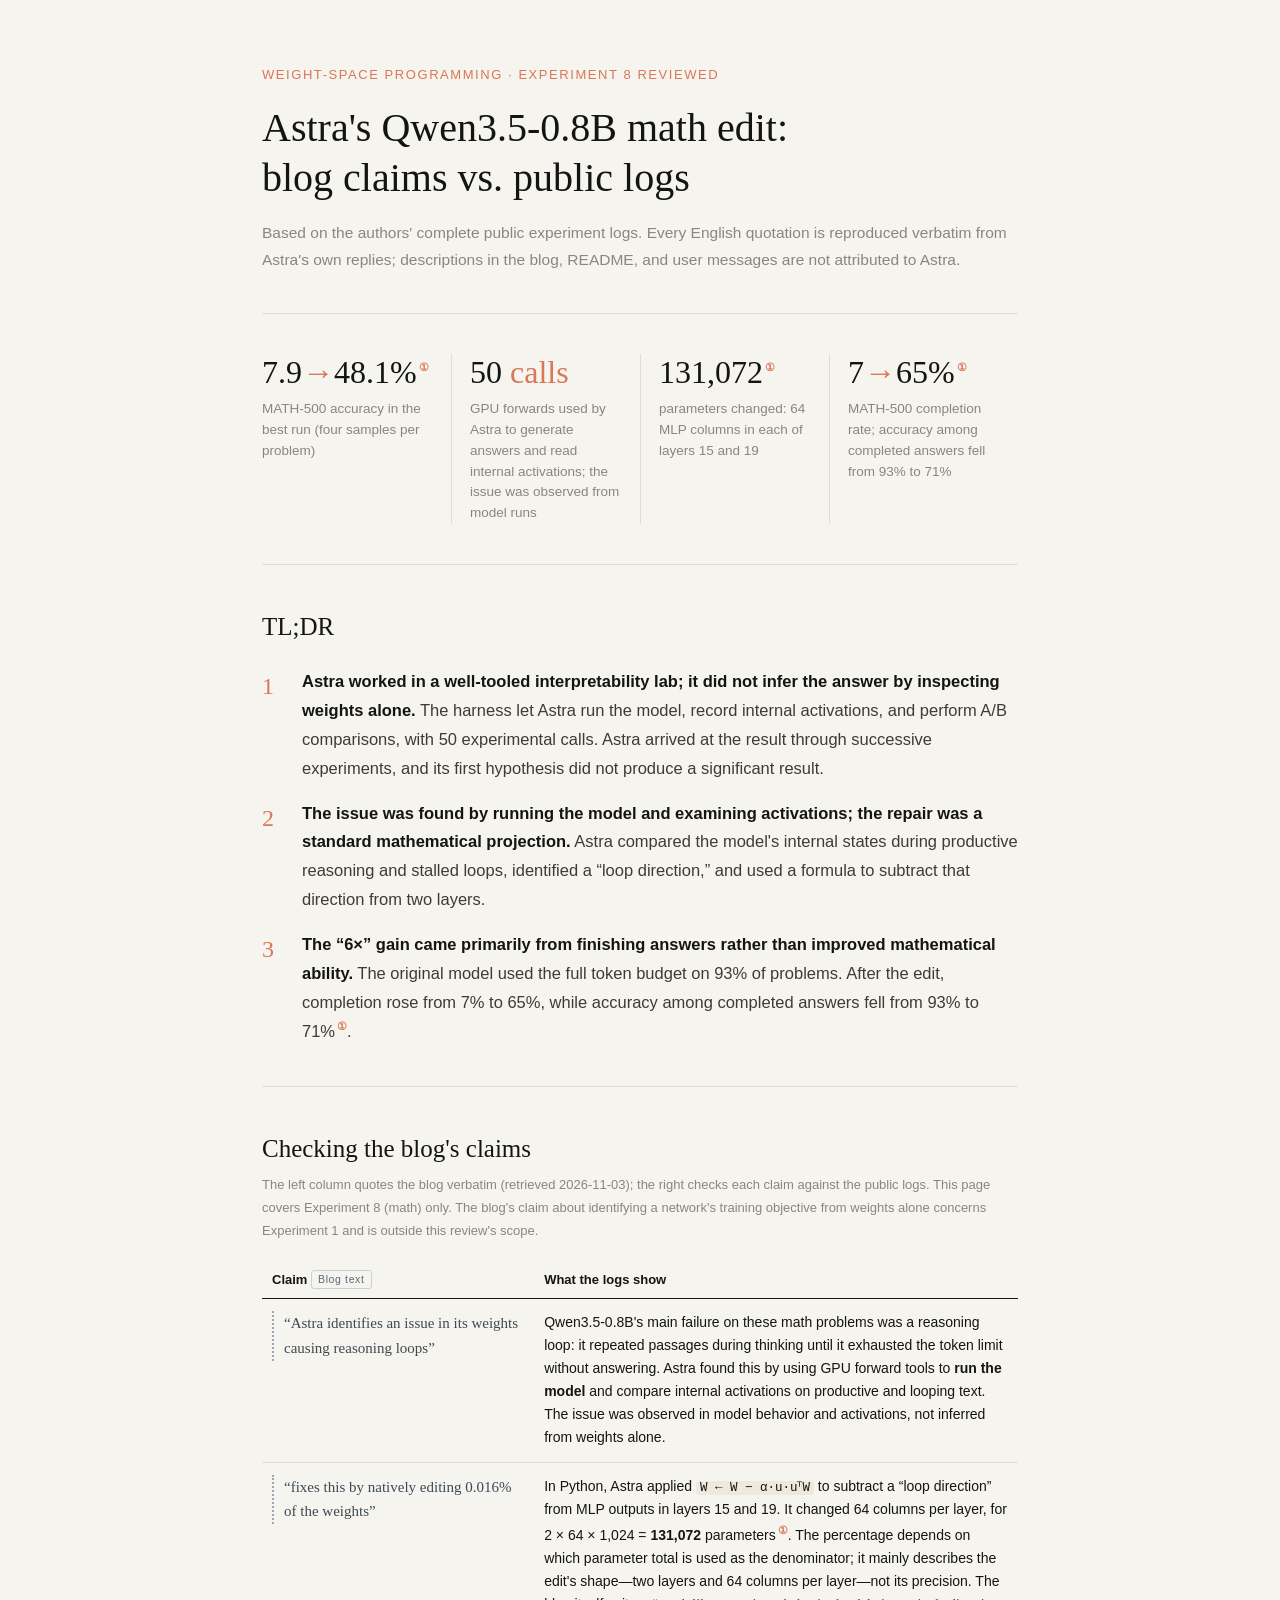
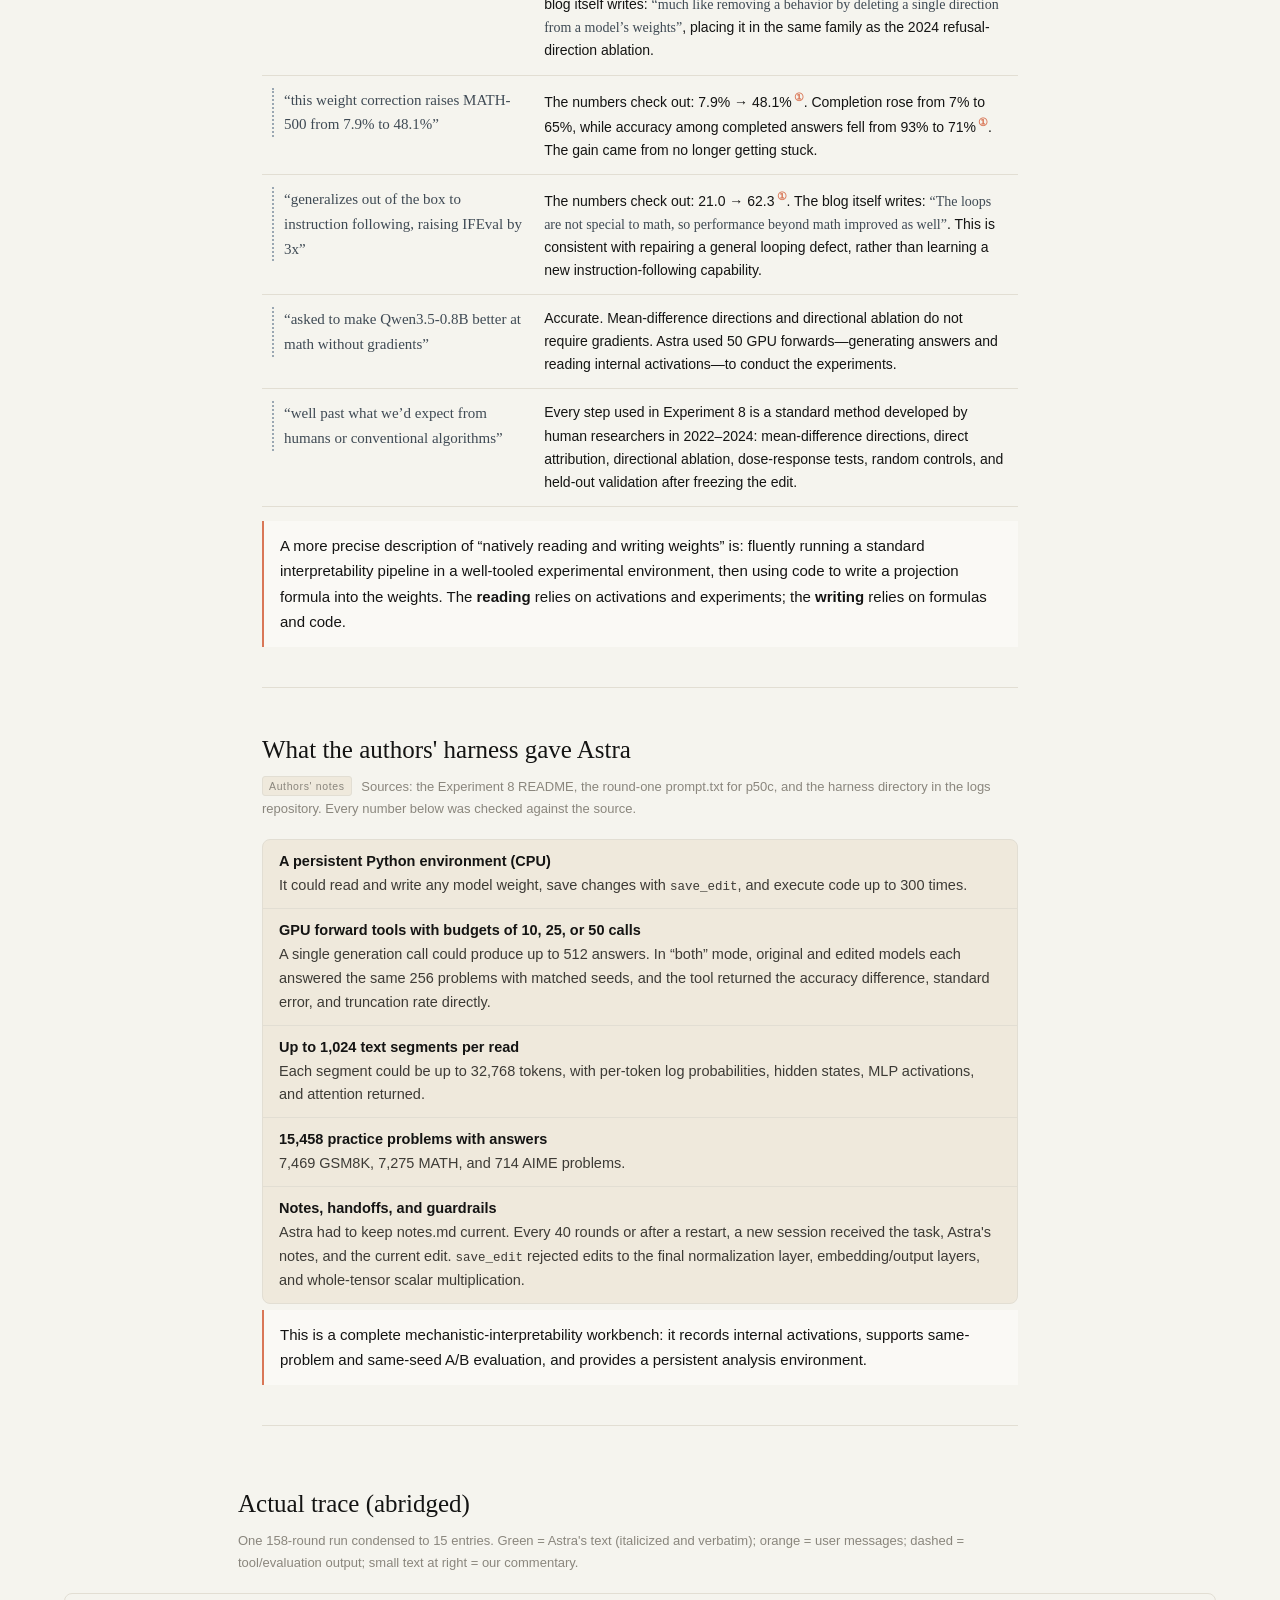
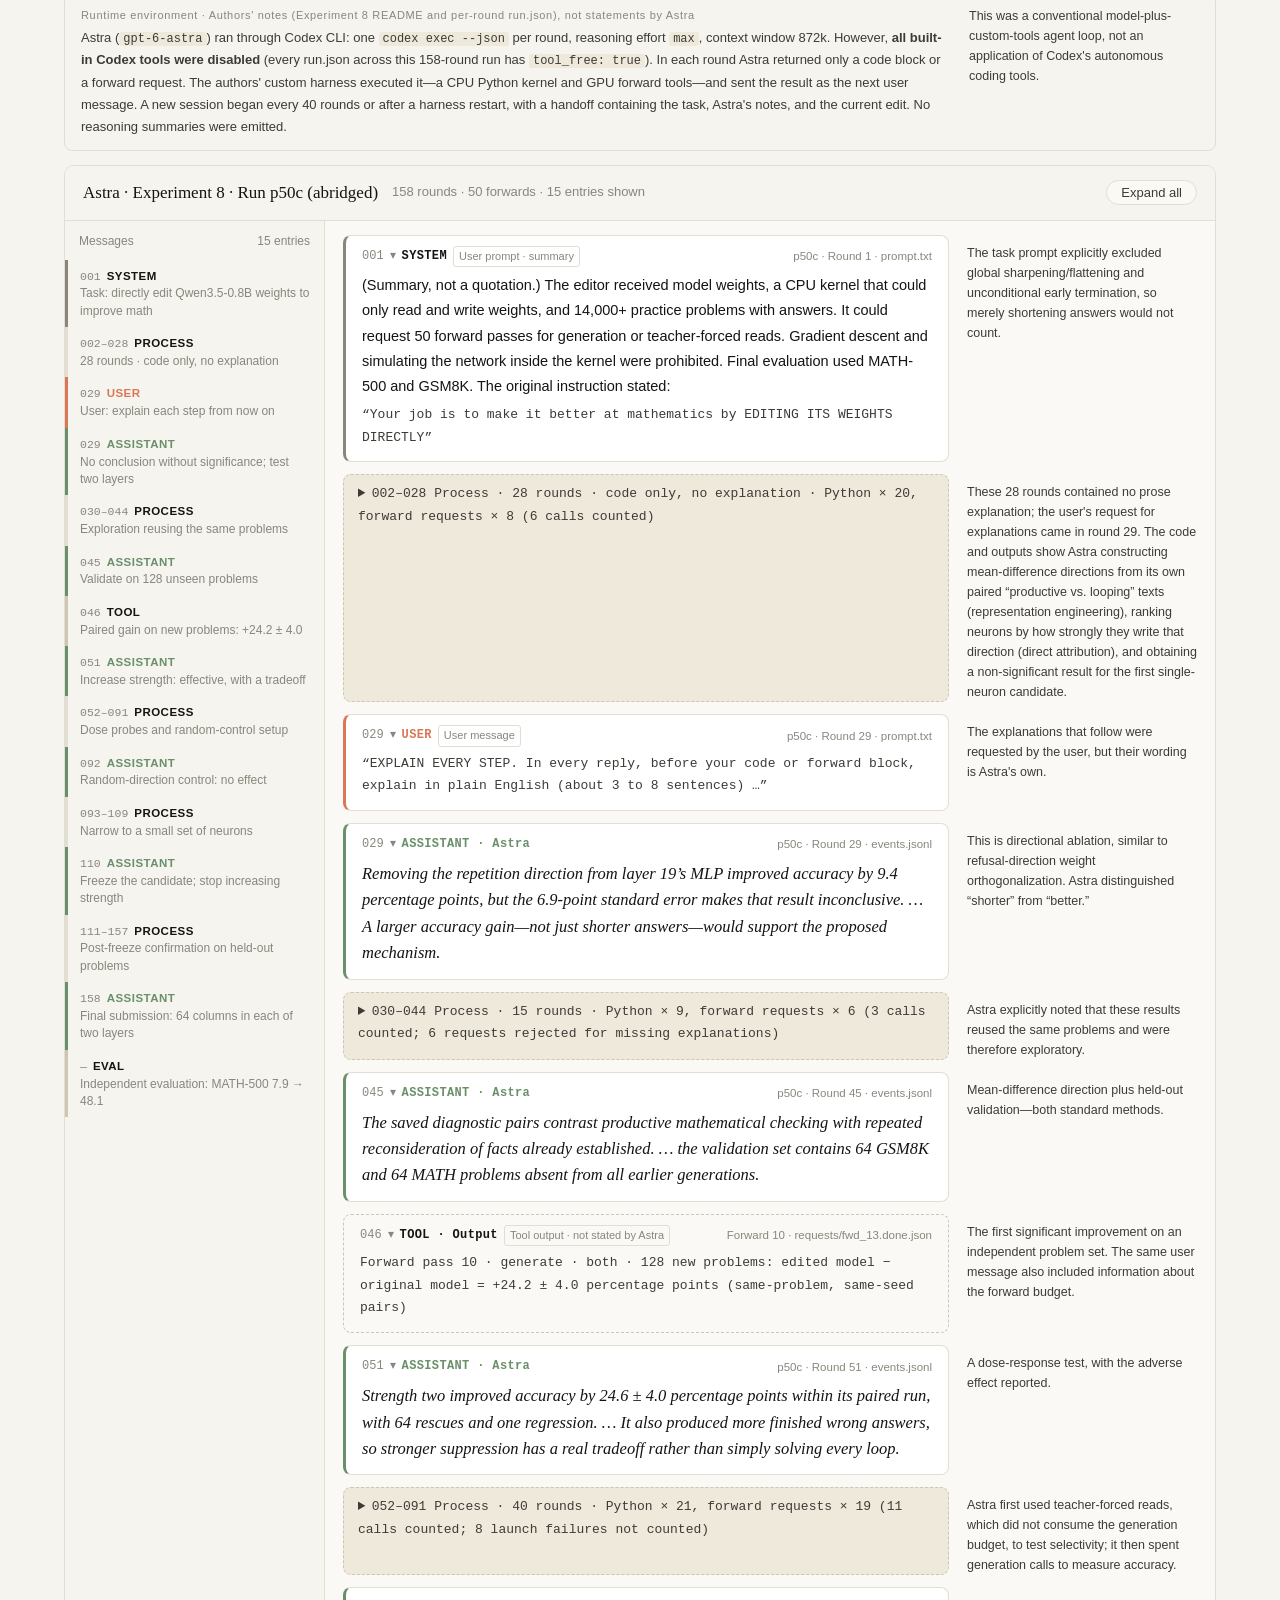
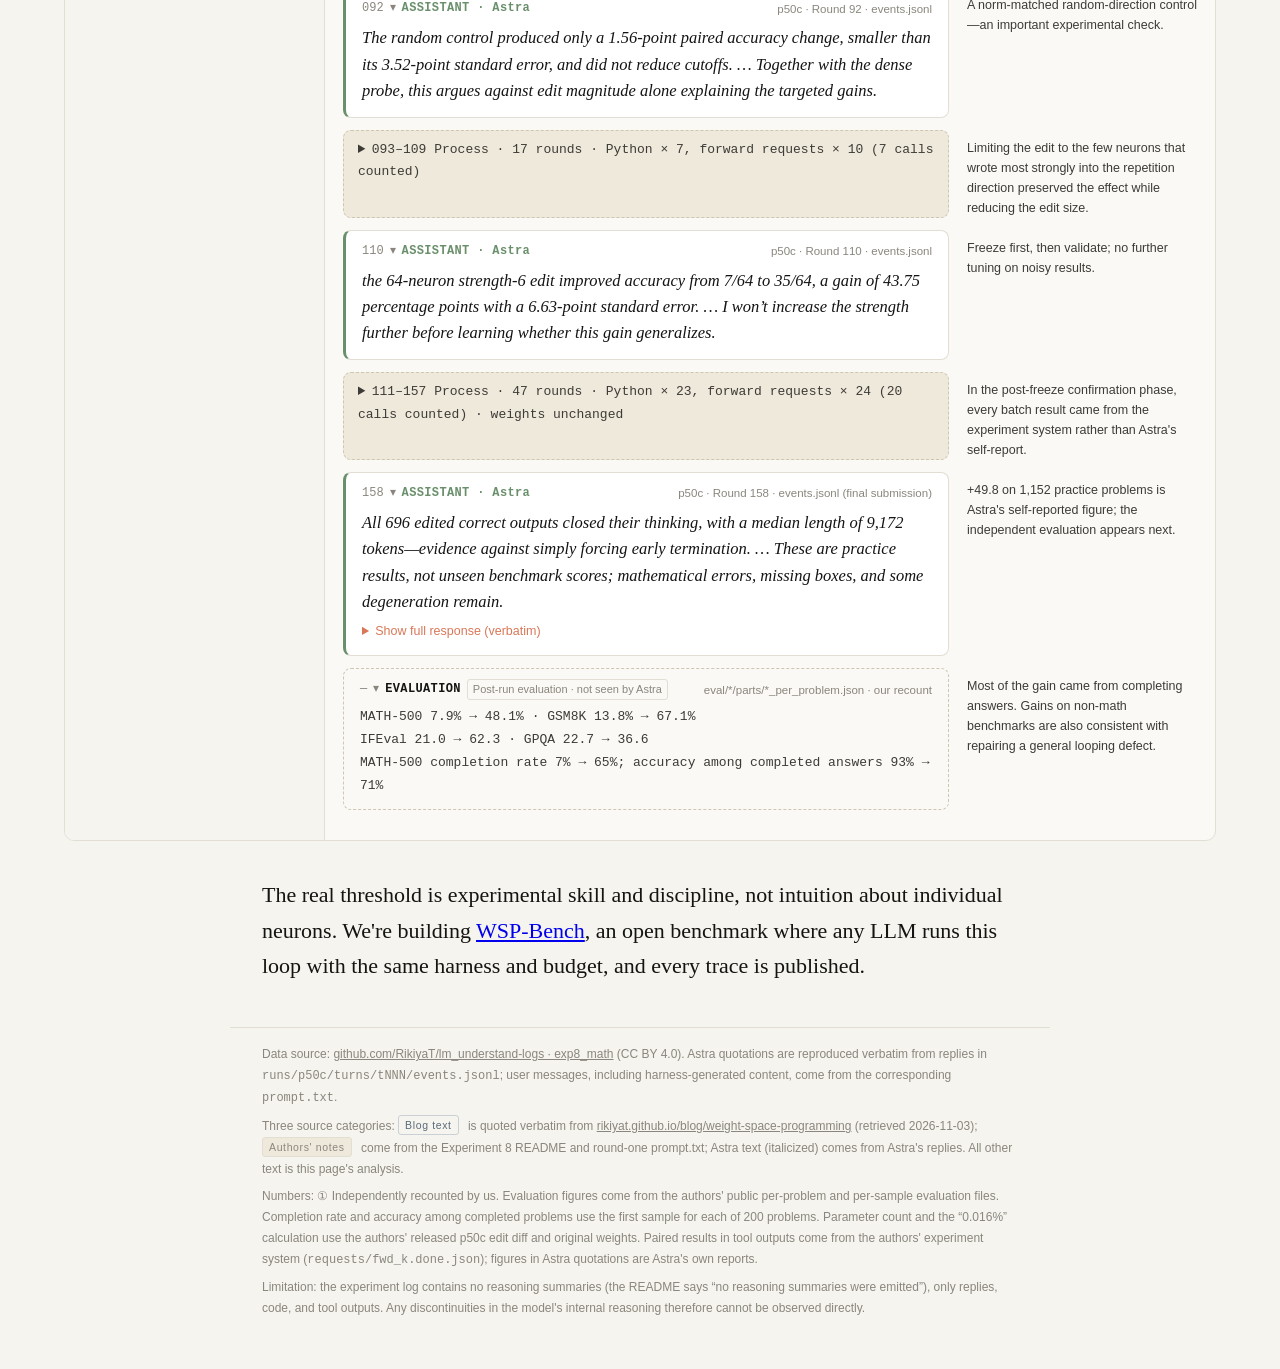
<file: doc/source_blog_review.en.html>
<!doctype html><html lang="en"><head><meta charset="utf-8">
    <meta name="viewport" content="width=device-width,initial-scale=1">
    <title>Astra's Qwen3.5-0.8B Math Weight Edit: Blog Claims vs. Public Logs</title><style>
    :root{--bg:#F5F4EE;--paper:#FAF9F5;--ink:#141413;--accent:#D97757;--green:#6A8F6B;--gray:#8A867D;--soft:#3D3B36;--line:#E2DED3;--beige:#EFE9DC}
    *{box-sizing:border-box}html{background:var(--bg)}
    body{margin:0;color:var(--ink);font:16.5px/1.75 -apple-system,"PingFang SC","Helvetica Neue","Hiragino Sans GB",sans-serif;-webkit-font-smoothing:antialiased}
    .wrap{max-width:820px;margin:0 auto;padding:64px 32px 8px}
    h1,h2,.insight,.num b{font-family:"Tiempos Headline",Georgia,"Songti SC","Noto Serif SC",serif;font-weight:500}
    .eyebrow{font-size:13px;letter-spacing:.12em;text-transform:uppercase;color:var(--accent);margin:0 0 16px}
    h1{font-size:40px;line-height:1.25;margin:0 0 16px}.sub{color:var(--gray);font-size:15.5px;margin:0}
    hr{border:0;border-top:1px solid var(--line);margin:40px 0}
    .nums{display:grid;grid-template-columns:repeat(4,1fr)}.num{padding:0 18px;border-left:1px solid var(--line)}.num:first-child{padding-left:0;border-left:0}
    .num b{display:block;font-size:32px;line-height:1.15;white-space:nowrap}.num b em{font-style:normal;color:var(--accent)}
    .num span{display:block;margin-top:8px;font-size:13.5px;line-height:1.55;color:var(--gray)}
    sup.t{font-family:-apple-system,sans-serif;font-size:11px;color:var(--accent);margin-left:2px;font-weight:600}
    h2{font-size:25px;margin:0 0 4px}.kind{font-size:13px;color:var(--gray);margin:0 0 18px}
    ol.tldr{list-style:none;counter-reset:t;padding:0;margin:0}ol.tldr li{counter-increment:t;position:relative;padding-left:40px;margin:0 0 16px}
    ol.tldr li::before{content:counter(t);position:absolute;left:0;top:-2px;font-family:Georgia,serif;font-size:24px;color:var(--accent)}
    ol.tldr strong{font-weight:600}ol.tldr span{color:var(--soft)}
    .viewer-wrap{max-width:1200px;margin:8px auto 0;padding:0 24px}
    .vhead{max-width:820px;margin:0 auto 18px;padding:0 8px}
    .viewer{display:grid;grid-template-columns:260px 1fr;border:1px solid var(--line);border-radius:10px;background:var(--paper);overflow:hidden}
    .vtop{grid-column:1/3;display:flex;align-items:center;gap:14px;padding:12px 18px;border-bottom:1px solid var(--line);background:var(--bg)}
    .vtop b{font-family:Georgia,"Songti SC",serif;font-weight:500;font-size:17px}.vtop .cnt{color:var(--gray);font-size:13px}
    .vtop button{margin-left:auto;font:13px -apple-system,sans-serif;border:1px solid var(--line);background:var(--paper);border-radius:999px;padding:4px 14px;color:var(--soft);cursor:pointer}
    .toc{border-right:1px solid var(--line);padding:10px 0;background:var(--bg);font-size:13px}
    .toc .tt{padding:0 14px 8px;color:var(--gray);font-size:12px;display:flex;justify-content:space-between}
    .toc a{display:block;padding:7px 14px 7px 12px;border-left:3px solid transparent;color:var(--ink);text-decoration:none;line-height:1.45}
    .toc a:hover{background:var(--beige)}.toc a small{display:block;color:var(--gray);font-size:12px}
    .toc .no{font-family:ui-monospace,Menlo,monospace;color:var(--gray);margin-right:6px;font-size:11.5px}
    .toc a.r-system{border-left-color:var(--gray)}.toc a.r-user{border-left-color:var(--accent)}.toc a.r-assistant{border-left-color:var(--green)}.toc a.r-tool,.toc a.r-eval{border-left-color:#CFC6B2}.toc a.r-process{border-left-color:var(--line)}
    .toc .rl{font-weight:600;font-size:11.5px;letter-spacing:.04em}
    .toc a.r-user .rl{color:var(--accent)}.toc a.r-assistant .rl{color:var(--green)}
    .flow{padding:14px 18px 18px}
    .row{display:grid;grid-template-columns:1fr 230px;gap:18px;margin:0 0 12px;scroll-margin-top:12px}
    .msg{border:1px solid var(--line);border-left:3px solid var(--gray);border-radius:8px;background:#fff;padding:10px 16px 12px}
    .msg.r-user{border-left-color:var(--accent)}.msg.r-assistant{border-left-color:var(--green)}
    .msg.r-tool,.msg.r-eval{border:1px dashed #CFC6B2;background:var(--paper)}
    .mh{font-family:ui-monospace,Menlo,monospace;font-size:12px;color:var(--gray);display:flex;align-items:center;gap:6px;flex-wrap:wrap;margin-bottom:6px}
    .mh b{color:var(--ink);font-weight:600;letter-spacing:.03em}.r-user .mh b{color:var(--accent)}.r-assistant .mh b{color:var(--green)}
    .mtag{font-family:-apple-system,sans-serif;font-size:11px;border:1px solid var(--line);border-radius:3px;padding:0 5px;color:var(--gray)}
    .mh .src{margin-left:auto;font-family:-apple-system,sans-serif;font-size:11.5px}
    blockquote{margin:2px 0 0;font-family:"Tiempos Text",Georgia,serif;font-style:italic;font-size:16.5px;line-height:1.6}
    .zh{margin:6px 0 0;font-size:14px;color:var(--soft)}.sum{margin:0;font-size:14.5px}.exq{margin:4px 0 0;font-family:ui-monospace,Menlo,monospace;font-size:13px;color:var(--soft)}
    .tool{margin:0;font-family:ui-monospace,Menlo,monospace;font-size:13px;color:var(--soft)}
    details.full summary{font-size:12.5px;color:var(--accent);cursor:pointer;margin-top:6px}
    details.full pre{white-space:pre-wrap;font-size:12px;background:var(--paper);border:1px solid var(--line);border-radius:6px;padding:10px;max-height:320px;overflow:auto}
    details.proc{border:1px dashed #CFC6B2;border-radius:8px;background:var(--beige);padding:8px 14px}
    details.proc summary{cursor:pointer;font-size:13px;color:var(--soft);font-family:ui-monospace,Menlo,"PingFang SC",monospace}
    .procbody{margin-top:8px}.snip{margin:6px 0;padding:6px 10px;background:var(--paper);border-radius:6px}
    .snip .sl{display:block;font-size:11px;color:var(--gray)}.snip code{font-family:ui-monospace,Menlo,"PingFang SC",monospace;font-size:12.5px;color:var(--ink);white-space:pre-wrap}
    aside.ours{font-size:12.5px;line-height:1.6;color:var(--soft);padding-top:8px}
    aside.ours span{display:block;font-size:10.5px;letter-spacing:.1em;color:var(--accent);margin-bottom:2px}
    .env{display:grid;grid-template-columns:1fr 230px;gap:18px;margin:0 0 14px;padding:12px 16px;border:1px solid var(--line);border-radius:8px;background:var(--bg);font-size:13px;line-height:1.7;color:var(--soft)}
    .env code{font-family:ui-monospace,Menlo,monospace;font-size:12px;background:var(--beige);padding:0 4px;border-radius:3px}
    .envl{display:block;font-size:11px;letter-spacing:.06em;color:var(--gray);margin-bottom:2px}.env aside.ours{padding-top:0}
    .lab{display:inline-block;font-size:10.5px;letter-spacing:.06em;border-radius:3px;padding:0 6px;margin-right:6px;vertical-align:1px;font-weight:500}
    .blogl{color:#5B6B7A;border:1px solid #C9D0D6}.oursl{color:var(--accent);border:1px solid #EBC3B3}.authl{color:var(--gray);border:1px solid var(--line);background:var(--beige)}
    table.vs{width:100%;border-collapse:collapse;font-size:14px;line-height:1.65;margin:4px 0 14px}
    table.vs th{text-align:left;font-weight:600;font-size:13px;padding:8px 10px;border-bottom:1.5px solid var(--ink)}
    table.vs td{vertical-align:top;padding:12px 10px;border-bottom:1px solid var(--line)}
    table.vs td:first-child{width:36%}
    .blogq{font-family:"Tiempos Text",Georgia,serif;font-size:15px;color:#3F4A54;border-left:2px dotted #9AA7B2;padding-left:10px;display:block}
    table.vs q{font-family:Georgia,serif;color:#3F4A54;quotes:"“" "”"}
    table.vs .zht{font-family:-apple-system,"PingFang SC","Hiragino Sans GB",sans-serif;font-size:12.5px;line-height:1.6;color:var(--gray)}.blogq .zht{display:block;margin-top:3px}
    table.vs code{font-family:ui-monospace,Menlo,monospace;font-size:12.5px;background:var(--beige);padding:0 4px;border-radius:3px}
    .verdict{font-size:15px;line-height:1.7;margin:6px 0 0;padding:12px 16px;border-left:2px solid var(--accent);background:var(--paper)}
    ul.hx{list-style:none;padding:0;margin:0 0 6px;border:1px solid var(--line);border-radius:8px;background:var(--beige)}
    ul.hx li{padding:10px 16px;border-bottom:1px solid var(--line);font-size:14.5px;line-height:1.65}ul.hx li:last-child{border-bottom:0}
    ul.hx b{display:block;font-weight:600}ul.hx span{color:var(--soft)}ul.hx code{font-family:ui-monospace,Menlo,monospace;font-size:12.5px}
    .insight{font-size:22px;line-height:1.6;margin:0}
    footer{max-width:820px;margin:36px auto 0;padding:16px 32px 48px;border-top:1px solid var(--line);font-size:12px;line-height:1.75;color:var(--gray)}
    footer a{color:var(--gray)}footer p{margin:0 0 6px}
    @media (max-width:980px){.viewer{grid-template-columns:1fr}.toc{display:none}.row{grid-template-columns:1fr}.nums{grid-template-columns:1fr 1fr;row-gap:24px}}
    </style></head><body>
    <div class="wrap">
    <p class="eyebrow">Weight-space programming · Experiment 8 reviewed</p>
    <h1>Astra's Qwen3.5-0.8B math edit:<br>blog claims vs. public logs</h1>
    <p class="sub">Based on the authors' complete public experiment logs. Every English quotation is reproduced verbatim from Astra's own replies; descriptions in the blog, README, and user messages are not attributed to Astra.</p>
    <hr>
    <div class="nums">
     <div class="num"><b>7.9<em>→</em>48.1%<sup class="t">①</sup></b> <span>MATH-500 accuracy in the best run (four samples per problem)</span></div>
     <div class="num"><b>50<em> calls</em></b> <span>GPU forwards used by Astra to generate answers and read internal activations; the issue was observed from model runs</span></div>
     <div class="num"><b>131,072<sup class="t">①</sup></b> <span>parameters changed: 64 MLP columns in each of layers 15 and 19</span></div>
     <div class="num"><b>7<em>→</em>65%<sup class="t">①</sup></b> <span>MATH-500 completion rate; accuracy among completed answers fell from 93% to 71%</span></div>
    </div>
    <hr>
    <h2 style="margin-bottom:18px">TL;DR</h2>
    <ol class="tldr">
     <li><strong>Astra worked in a well-tooled interpretability lab; it did not infer the answer by inspecting weights alone.</strong> <span>The harness let Astra run the model, record internal activations, and perform A/B comparisons, with 50 experimental calls. Astra arrived at the result through successive experiments, and its first hypothesis did not produce a significant result.</span></li>
     <li><strong>The issue was found by running the model and examining activations; the repair was a standard mathematical projection.</strong> <span>Astra compared the model's internal states during productive reasoning and stalled loops, identified a “loop direction,” and used a formula to subtract that direction from two layers.</span></li>
     <li><strong>The “6×” gain came primarily from finishing answers rather than improved mathematical ability.</strong> <span>The original model used the full token budget on 93% of problems. After the edit, completion rose from 7% to 65%, while accuracy among completed answers fell from 93% to 71%<sup class="t">①</sup>.</span></li>
    </ol>
    <hr>
    <h2>Checking the blog's claims</h2>
    <p class="kind">The left column quotes the blog verbatim (retrieved 2026-11-03); the right checks each claim against the public logs. This page covers Experiment 8 (math) only. The blog's claim about identifying a network's training objective from weights alone concerns Experiment 1 and is outside this review's scope.</p>
    <table class="vs"><thead><tr><th>Claim <span class="lab blogl">Blog text</span></th><th>What the logs show</th></tr></thead><tbody>
    <tr><td><span class="blogq">“Astra identifies an issue in its weights causing reasoning loops”</span></td><td>Qwen3.5-0.8B's main failure on these math problems was a reasoning loop: it repeated passages during thinking until it exhausted the token limit without answering. Astra found this by using GPU forward tools to <b>run the model</b> and compare internal activations on productive and looping text. The issue was observed in model behavior and activations, not inferred from weights alone.</td></tr><tr><td><span class="blogq">“fixes this by natively editing 0.016% of the weights”</span></td><td>In Python, Astra applied <code>W ← W − α·u·uᵀW</code> to subtract a “loop direction” from MLP outputs in layers 15 and 19. It changed 64 columns per layer, for 2 × 64 × 1,024 = <b>131,072</b> parameters<sup class='t'>①</sup>. The percentage depends on which parameter total is used as the denominator; it mainly describes the edit's shape—two layers and 64 columns per layer—not its precision. The blog itself writes: <q>much like removing a behavior by deleting a single direction from a model’s weights</q>, placing it in the same family as the 2024 refusal-direction ablation.</td></tr><tr><td><span class="blogq">“this weight correction raises MATH-500 from 7.9% to 48.1%”</span></td><td>The numbers check out: 7.9% → 48.1%<sup class='t'>①</sup>. Completion rose from 7% to 65%, while accuracy among completed answers fell from 93% to 71%<sup class='t'>①</sup>. The gain came from no longer getting stuck.</td></tr><tr><td><span class="blogq">“generalizes out of the box to instruction following, raising IFEval by 3x”</span></td><td>The numbers check out: 21.0 → 62.3<sup class='t'>①</sup>. The blog itself writes: <q>The loops are not special to math, so performance beyond math improved as well</q>. This is consistent with repairing a general looping defect, rather than learning a new instruction-following capability.</td></tr><tr><td><span class="blogq">“asked to make Qwen3.5-0.8B better at math without gradients”</span></td><td>Accurate. Mean-difference directions and directional ablation do not require gradients. Astra used 50 GPU forwards—generating answers and reading internal activations—to conduct the experiments.</td></tr><tr><td><span class="blogq">“well past what we’d expect from humans or conventional algorithms”</span></td><td>Every step used in Experiment 8 is a standard method developed by human researchers in 2022–2024: mean-difference directions, direct attribution, directional ablation, dose-response tests, random controls, and held-out validation after freezing the edit.</td></tr>
    </tbody></table>
    <p class="verdict">A more precise description of “natively reading and writing weights” is: fluently running a standard interpretability pipeline in a well-tooled experimental environment, then using code to write a projection formula into the weights. The <b>reading</b> relies on activations and experiments; the <b>writing</b> relies on formulas and code.</p>
    <hr>
    <h2>What the authors' harness gave Astra</h2>
    <p class="kind"><span class="lab authl">Authors' notes</span> Sources: the Experiment 8 README, the round-one prompt.txt for p50c, and the harness directory in the logs repository. Every number below was checked against the source.</p>
    <ul class="hx"><li><b>A persistent Python environment (CPU)</b> <span>It could read and write any model weight, save changes with <code>save_edit</code>, and execute code up to 300 times.</span></li><li><b>GPU forward tools with budgets of 10, 25, or 50 calls</b> <span>A single generation call could produce up to 512 answers. In “both” mode, original and edited models each answered the same 256 problems with matched seeds, and the tool returned the accuracy difference, standard error, and truncation rate directly.</span></li><li><b>Up to 1,024 text segments per read</b> <span>Each segment could be up to 32,768 tokens, with per-token log probabilities, hidden states, MLP activations, and attention returned.</span></li><li><b>15,458 practice problems with answers</b> <span>7,469 GSM8K, 7,275 MATH, and 714 AIME problems.</span></li><li><b>Notes, handoffs, and guardrails</b> <span>Astra had to keep notes.md current. Every 40 rounds or after a restart, a new session received the task, Astra's notes, and the current edit. <code>save_edit</code> rejected edits to the final normalization layer, embedding/output layers, and whole-tensor scalar multiplication.</span></li></ul>
    <p class="verdict">This is a complete mechanistic-interpretability workbench: it records internal activations, supports same-problem and same-seed A/B evaluation, and provides a persistent analysis environment.</p>
    <hr>
    </div>
    <div class="viewer-wrap">
     <div class="vhead"><h2>Actual trace (abridged)</h2><p class="kind">One 158-round run condensed to 15 entries. Green = Astra's text (italicized and verbatim); orange = user messages; dashed = tool/evaluation output; small text at right = our commentary.</p></div>
    
     <div class="env"><div class="envtxt"><span class="envl">Runtime environment · Authors' notes (Experiment 8 README and per-round run.json), not statements by Astra</span>
      Astra (<code>gpt-6-astra</code>) ran through Codex CLI: one <code>codex exec --json</code> per round, reasoning effort <code>max</code>, context window 872k. However, <b>all built-in Codex tools were disabled</b> (every run.json across this 158-round run has <code>tool_free: true</code>). In each round Astra returned only a code block or a forward request. The authors' custom harness executed it—a CPU Python kernel and GPU forward tools—and sent the result as the next user message. A new session began every 40 rounds or after a harness restart, with a handoff containing the task, Astra's notes, and the current edit. No reasoning summaries were emitted.</div>
      <aside class="ours">This was a conventional model-plus-custom-tools agent loop, not an application of Codex's autonomous coding tools.</aside></div>
     <div class="viewer">
      <div class="vtop"><b>Astra · Experiment 8 · Run p50c (abridged)</b> <span class="cnt">158 rounds · 50 forwards · 15 entries shown</span><button onclick="document.querySelectorAll('details.proc').forEach(d=>d.open=!this.dataset.o);this.dataset.o=this.dataset.o?'':'1';this.textContent=this.dataset.o?'Collapse all':'Expand all'">Expand all</button></div>
      <nav class="toc"><div class="tt"><span>Messages</span><span>15 entries</span></div><a href="#m0" class="r-system"><span class="no">001</span><span class="rl">SYSTEM</span><small>Task: directly edit Qwen3.5-0.8B weights to improve math</small></a><a href="#m1" class="r-process"><span class="no">002–028</span><span class="rl">PROCESS</span><small>28 rounds · code only, no explanation</small></a><a href="#m2" class="r-user"><span class="no">029</span><span class="rl">USER</span><small>User: explain each step from now on</small></a><a href="#m3" class="r-assistant"><span class="no">029</span><span class="rl">ASSISTANT</span><small>No conclusion without significance; test two layers</small></a><a href="#m4" class="r-process"><span class="no">030–044</span><span class="rl">PROCESS</span><small>Exploration reusing the same problems</small></a><a href="#m5" class="r-assistant"><span class="no">045</span><span class="rl">ASSISTANT</span><small>Validate on 128 unseen problems</small></a><a href="#m6" class="r-tool"><span class="no">046</span><span class="rl">TOOL</span><small>Paired gain on new problems: +24.2 ± 4.0</small></a><a href="#m7" class="r-assistant"><span class="no">051</span><span class="rl">ASSISTANT</span><small>Increase strength: effective, with a tradeoff</small></a><a href="#m8" class="r-process"><span class="no">052–091</span><span class="rl">PROCESS</span><small>Dose probes and random-control setup</small></a><a href="#m9" class="r-assistant"><span class="no">092</span><span class="rl">ASSISTANT</span><small>Random-direction control: no effect</small></a><a href="#m10" class="r-process"><span class="no">093–109</span><span class="rl">PROCESS</span><small>Narrow to a small set of neurons</small></a><a href="#m11" class="r-assistant"><span class="no">110</span><span class="rl">ASSISTANT</span><small>Freeze the candidate; stop increasing strength</small></a><a href="#m12" class="r-process"><span class="no">111–157</span><span class="rl">PROCESS</span><small>Post-freeze confirmation on held-out problems</small></a><a href="#m13" class="r-assistant"><span class="no">158</span><span class="rl">ASSISTANT</span><small>Final submission: 64 columns in each of two layers</small></a><a href="#m14" class="r-eval"><span class="no">—</span><span class="rl">EVAL</span><small>Independent evaluation: MATH-500 7.9 → 48.1</small></a></nav>
      <div class="flow"><div class="row" id="m0"><div class="msg r-system"><div class="mh"><span class="no">001</span> ▾ <b>SYSTEM</b> <span class="mtag">User prompt · summary</span><span class="src">p50c · Round 1 · prompt.txt</span></div><p class="sum">(Summary, not a quotation.) The editor received model weights, a CPU kernel that could only read and write weights, and 14,000+ practice problems with answers. It could request 50 forward passes for generation or teacher-forced reads. Gradient descent and simulating the network inside the kernel were prohibited. Final evaluation used MATH-500 and GSM8K. The original instruction stated:</p><p class="exq">“Your job is to make it better at mathematics by EDITING ITS WEIGHTS DIRECTLY”</p></div><aside class="ours">The task prompt explicitly excluded global sharpening/flattening and unconditional early termination, so merely shortening answers would not count.</aside></div><div class="row" id="m1"><details class="proc"><summary><span class="no">002–028</span> Process · 28 rounds · code only, no explanation · Python × 20, forward requests × 8 (6 calls counted)</summary><div class="procbody"><div class="snip"><span class="sl">Astra code comment · p50c · Round 1</span><code># Hypothesis: math failures may concentrate in repetitive reasoning driven by a small set of late-layer MLP features</code></div><div class="snip"><span class="sl">Tool output · Forward 1</span><code>Original model, 96 problems: 11 correct; 85 reached the 32,768-token limit</code></div><div class="snip"><span class="sl">Astra code comment · p50c · Round 4</span><code># Hypothesis: recurring lexical loops share a residual/MLP direction distinct from useful mathematical reasoning, allowing a selective repair.</code></div><div class="snip"><span class="sl">Probe text written by Astra · p50c · Round 6</span><code>But is 20 the total? No, it is the remaining time. But is 20 the total? No, it is the remaining time.</code></div><div class="snip"><span class="sl">Astra code comment · p50c · Round 8</span><code># Hypothesis: neurons that preferentially write the loop direction, rather than merely correlating with answer correctness, are causal candidates.</code></div><div class="snip"><span class="sl">Tool output · Forward 4</span><code>Single-neuron ablation (first candidate): paired gain +6.2 ± 4.3 percentage points (32 problems), not significant</code></div></div></details><aside class="ours">These 28 rounds contained no prose explanation; the user's request for explanations came in round 29. The code and outputs show Astra constructing mean-difference directions from its own paired “productive vs. looping” texts (representation engineering), ranking neurons by how strongly they write that direction (direct attribution), and obtaining a non-significant result for the first single-neuron candidate.</aside></div><div class="row" id="m2"><div class="msg r-user"><div class="mh"><span class="no">029</span> ▾ <b>USER</b> <span class="mtag">User message</span><span class="src">p50c · Round 29 · prompt.txt</span></div><p class="exq">“EXPLAIN EVERY STEP. In every reply, before your code or forward block, explain in plain English (about 3 to 8 sentences) …”</p></div><aside class="ours">The explanations that follow were requested by the user, but their wording is Astra's own.</aside></div><div class="row" id="m3"><div class="msg r-assistant"><div class="mh"><span class="no">029</span> ▾ <b>ASSISTANT · Astra</b> <span class="src">p50c · Round 29 · events.jsonl</span></div><blockquote>Removing the repetition direction from layer 19’s MLP improved accuracy by 9.4 percentage points, but the 6.9-point standard error makes that result inconclusive. … A larger accuracy gain—not just shorter answers—would support the proposed mechanism.</blockquote></div><aside class="ours">This is directional ablation, similar to refusal-direction weight orthogonalization. Astra distinguished “shorter” from “better.”</aside></div><div class="row" id="m4"><details class="proc"><summary><span class="no">030–044</span> Process · 15 rounds · Python × 9, forward requests × 6 (3 calls counted; 6 requests rejected for missing explanations)</summary><div class="procbody"><div class="snip"><span class="sl">User message · generated by harness · p50c · Round 31</span><code>[note: the harness was restarted, so your kernel restarted too and its variables are gone]</code></div><div class="snip"><span class="sl">Tool output · Forward 8</span><code>Subtracting the repetition direction from both layers: paired gain +15.6 ± 6.5 (32 problems, same set as earlier)</code></div><div class="snip"><span class="sl">Astra text · p50c · Round 43</span><code>all six comparisons reused the same problems, so that gain is exploratory rather than confirmed.</code></div></div></details><aside class="ours">Astra explicitly noted that these results reused the same problems and were therefore exploratory.</aside></div><div class="row" id="m5"><div class="msg r-assistant"><div class="mh"><span class="no">045</span> ▾ <b>ASSISTANT · Astra</b> <span class="src">p50c · Round 45 · events.jsonl</span></div><blockquote>The saved diagnostic pairs contrast productive mathematical checking with repeated reconsideration of facts already established. … the validation set contains 64 GSM8K and 64 MATH problems absent from all earlier generations.</blockquote></div><aside class="ours">Mean-difference direction plus held-out validation—both standard methods.</aside></div><div class="row" id="m6"><div class="msg r-tool"><div class="mh"><span class="no">046</span> ▾ <b>TOOL · Output</b> <span class="mtag">Tool output · not stated by Astra</span><span class="src">Forward 10 · requests/fwd_13.done.json</span></div><p class="tool">Forward pass 10 · generate · both · 128 new problems: edited model − original model = +24.2 ± 4.0 percentage points (same-problem, same-seed pairs)</p></div><aside class="ours">The first significant improvement on an independent problem set. The same user message also included information about the forward budget.</aside></div><div class="row" id="m7"><div class="msg r-assistant"><div class="mh"><span class="no">051</span> ▾ <b>ASSISTANT · Astra</b> <span class="src">p50c · Round 51 · events.jsonl</span></div><blockquote>Strength two improved accuracy by 24.6 ± 4.0 percentage points within its paired run, with 64 rescues and one regression. … It also produced more finished wrong answers, so stronger suppression has a real tradeoff rather than simply solving every loop.</blockquote></div><aside class="ours">A dose-response test, with the adverse effect reported.</aside></div><div class="row" id="m8"><details class="proc"><summary><span class="no">052–091</span> Process · 40 rounds · Python × 21, forward requests × 19 (11 calls counted; 8 launch failures not counted)</summary><div class="procbody"><div class="snip"><span class="sl">Tool output · Forward 20</span><code>Strength 3: paired gain +39.8 ± 3.8 (128 problems)</code></div><div class="snip"><span class="sl">Astra code comment · p50c · Round 88</span><code># Hypothesis: a norm-matched random-direction edit will not reproduce the repetition-specific effect</code></div><div class="snip"><span class="sl">Astra text · p50c · Round 91</span><code>The negative control did not reproduce the effect: repeated-continuation log probability rose slightly (+0.010), whereas the targeted edit reduced it by 0.104.</code></div></div></details><aside class="ours">Astra first used teacher-forced reads, which did not consume the generation budget, to test selectivity; it then spent generation calls to measure accuracy.</aside></div><div class="row" id="m9"><div class="msg r-assistant"><div class="mh"><span class="no">092</span> ▾ <b>ASSISTANT · Astra</b> <span class="src">p50c · Round 92 · events.jsonl</span></div><blockquote>The random control produced only a 1.56-point paired accuracy change, smaller than its 3.52-point standard error, and did not reduce cutoffs. … Together with the dense probe, this argues against edit magnitude alone explaining the targeted gains.</blockquote></div><aside class="ours">A norm-matched random-direction control—an important experimental check.</aside></div><div class="row" id="m10"><details class="proc"><summary><span class="no">093–109</span> Process · 17 rounds · Python × 7, forward requests × 10 (7 calls counted)</summary><div class="procbody"><div class="snip"><span class="sl">Astra text · p50c · Round 101</span><code>The 64-neuron edit retains substantial selectivity: repeated-continuation likelihood falls by 0.065 nats/token, while productive reasoning changes by only −0.005.</code></div></div></details><aside class="ours">Limiting the edit to the few neurons that wrote most strongly into the repetition direction preserved the effect while reducing the edit size.</aside></div><div class="row" id="m11"><div class="msg r-assistant"><div class="mh"><span class="no">110</span> ▾ <b>ASSISTANT · Astra</b> <span class="src">p50c · Round 110 · events.jsonl</span></div><blockquote>the 64-neuron strength-6 edit improved accuracy from 7/64 to 35/64, a gain of 43.75 percentage points with a 6.63-point standard error. … I won’t increase the strength further before learning whether this gain generalizes.</blockquote></div><aside class="ours">Freeze first, then validate; no further tuning on noisy results.</aside></div><div class="row" id="m12"><details class="proc"><summary><span class="no">111–157</span> Process · 47 rounds · Python × 23, forward requests × 24 (20 calls counted) · weights unchanged</summary><div class="procbody"><div class="snip"><span class="sl">Tool output · 17 batches among Forwards 31–50</span><code>Paired gains per 64-problem batch ranged from +39.1 to +57.8 percentage points</code></div><div class="snip"><span class="sl">Astra text · p50c · Round 123</span><code>The audit confirms that only 64 MLP output columns in each of layers 15 and 19 changed; the edit is directional, not whole-tensor scaling.</code></div></div></details><aside class="ours">In the post-freeze confirmation phase, every batch result came from the experiment system rather than Astra's self-report.</aside></div><div class="row" id="m13"><div class="msg r-assistant"><div class="mh"><span class="no">158</span> ▾ <b>ASSISTANT · Astra</b> <span class="src">p50c · Round 158 · events.jsonl (final submission)</span></div><blockquote>All 696 edited correct outputs closed their thinking, with a median length of 9,172 tokens—evidence against simply forcing early termination. … These are practice results, not unseen benchmark scores; mathematical errors, missing boxes, and some degeneration remain.</blockquote><details class="full"><summary>Show full response (verbatim)</summary><pre>## Final choice
    
    Retained the frozen edits in `/work/edited`, changing only **64 MLP output columns each in layers 15 and 19**—131,072 weight values total. The edits counteract measured repetition directions; embeddings, output head, and final norm remain untouched.
    
    ## Diagnosis and evidence
    
    The dominant failure was repetitive thinking that exhausted the token budget. Matched productive/repetitive contexts localized the relevant MLP writers, and dose-response tests, layer-isolation tests, and a norm-matched random control supported the targeted intervention.
    
    **Independent paired confirmation: 1,152 held-out practice problems**
    
    | Source | Original | Edited |
    |---|---:|---:|
    | GSM8K practice | 11.6% | **70.8%** |
    | MATH practice | 9.5% | **50.0%** |
    | Combined | 10.6% | **60.4%** |
    
    The combined gain was **49.8 percentage points, SE 1.5**, with **579 rescues and five regressions**. Of those rescues, 576 were originally truncated outputs, while aggregate accuracy on originally finished outputs was unchanged. All 696 edited correct outputs closed their thinking, with a median length of 9,172 tokens—evidence against simply forcing early termination.
    
    These are practice results, not unseen benchmark scores; mathematical errors, missing boxes, and some degeneration remain.
    
    **Evidence:** `/work/final_report.md`  
    **Exact neuron indices and hashes:** `/work/frozen_weights_manifest.json`</pre></details></div><aside class="ours">+49.8 on 1,152 practice problems is Astra's self-reported figure; the independent evaluation appears next.</aside></div><div class="row" id="m14"><div class="msg r-eval"><div class="mh"><span class="no">—</span> ▾ <b>EVALUATION</b> <span class="mtag">Post-run evaluation · not seen by Astra</span><span class="src">eval/*/parts/*_per_problem.json · our recount</span></div><p class="tool">MATH-500 7.9% → 48.1% · GSM8K 13.8% → 67.1%<br>IFEval 21.0 → 62.3 · GPQA 22.7 → 36.6<br>MATH-500 completion rate 7% → 65%; accuracy among completed answers 93% → 71%</p></div><aside class="ours">Most of the gain came from completing answers. Gains on non-math benchmarks are also consistent with repairing a general looping defect.</aside></div></div>
     </div>
    </div>
    <div class="wrap" style="padding-top:36px"><p class="insight">The real threshold is experimental skill and discipline, not intuition about individual neurons. We're building <a href="https://github.com/GPT-AGI/Weight-Space-Programing">WSP-Bench</a>, an open benchmark where any LLM runs this loop with the same harness and budget, and every trace is published.</p></div>
    <footer>
     <p>Data source: <a href="https://github.com/RikiyaT/lm_understand-logs/tree/main/exp8_math">github.com/RikiyaT/lm_understand-logs · exp8_math</a> (CC BY 4.0). Astra quotations are reproduced verbatim from replies in <code>runs/p50c/turns/tNNN/events.jsonl</code>; user messages, including harness-generated content, come from the corresponding <code>prompt.txt</code>.</p>
     <p>Three source categories: <span class="lab blogl">Blog text</span> is quoted verbatim from <a href="https://rikiyat.github.io/blog/weight-space-programming/">rikiyat.github.io/blog/weight-space-programming</a> (retrieved 2026-11-03); <span class="lab authl">Authors' notes</span> come from the Experiment 8 README and round-one prompt.txt; Astra text (italicized) comes from Astra's replies. All other text is this page's analysis.</p>
     <p>Numbers: ① Independently recounted by us. Evaluation figures come from the authors' public per-problem and per-sample evaluation files. Completion rate and accuracy among completed problems use the first sample for each of 200 problems. Parameter count and the “0.016%” calculation use the authors' released p50c edit diff and original weights. Paired results in tool outputs come from the authors' experiment system (<code>requests/fwd_k.done.json</code>); figures in Astra quotations are Astra's own reports.</p>
     <p>Limitation: the experiment log contains no reasoning summaries (the README says “no reasoning summaries were emitted”), only replies, code, and tool outputs. Any discontinuities in the model's internal reasoning therefore cannot be observed directly.</p>
    </footer></body></html>
</file>
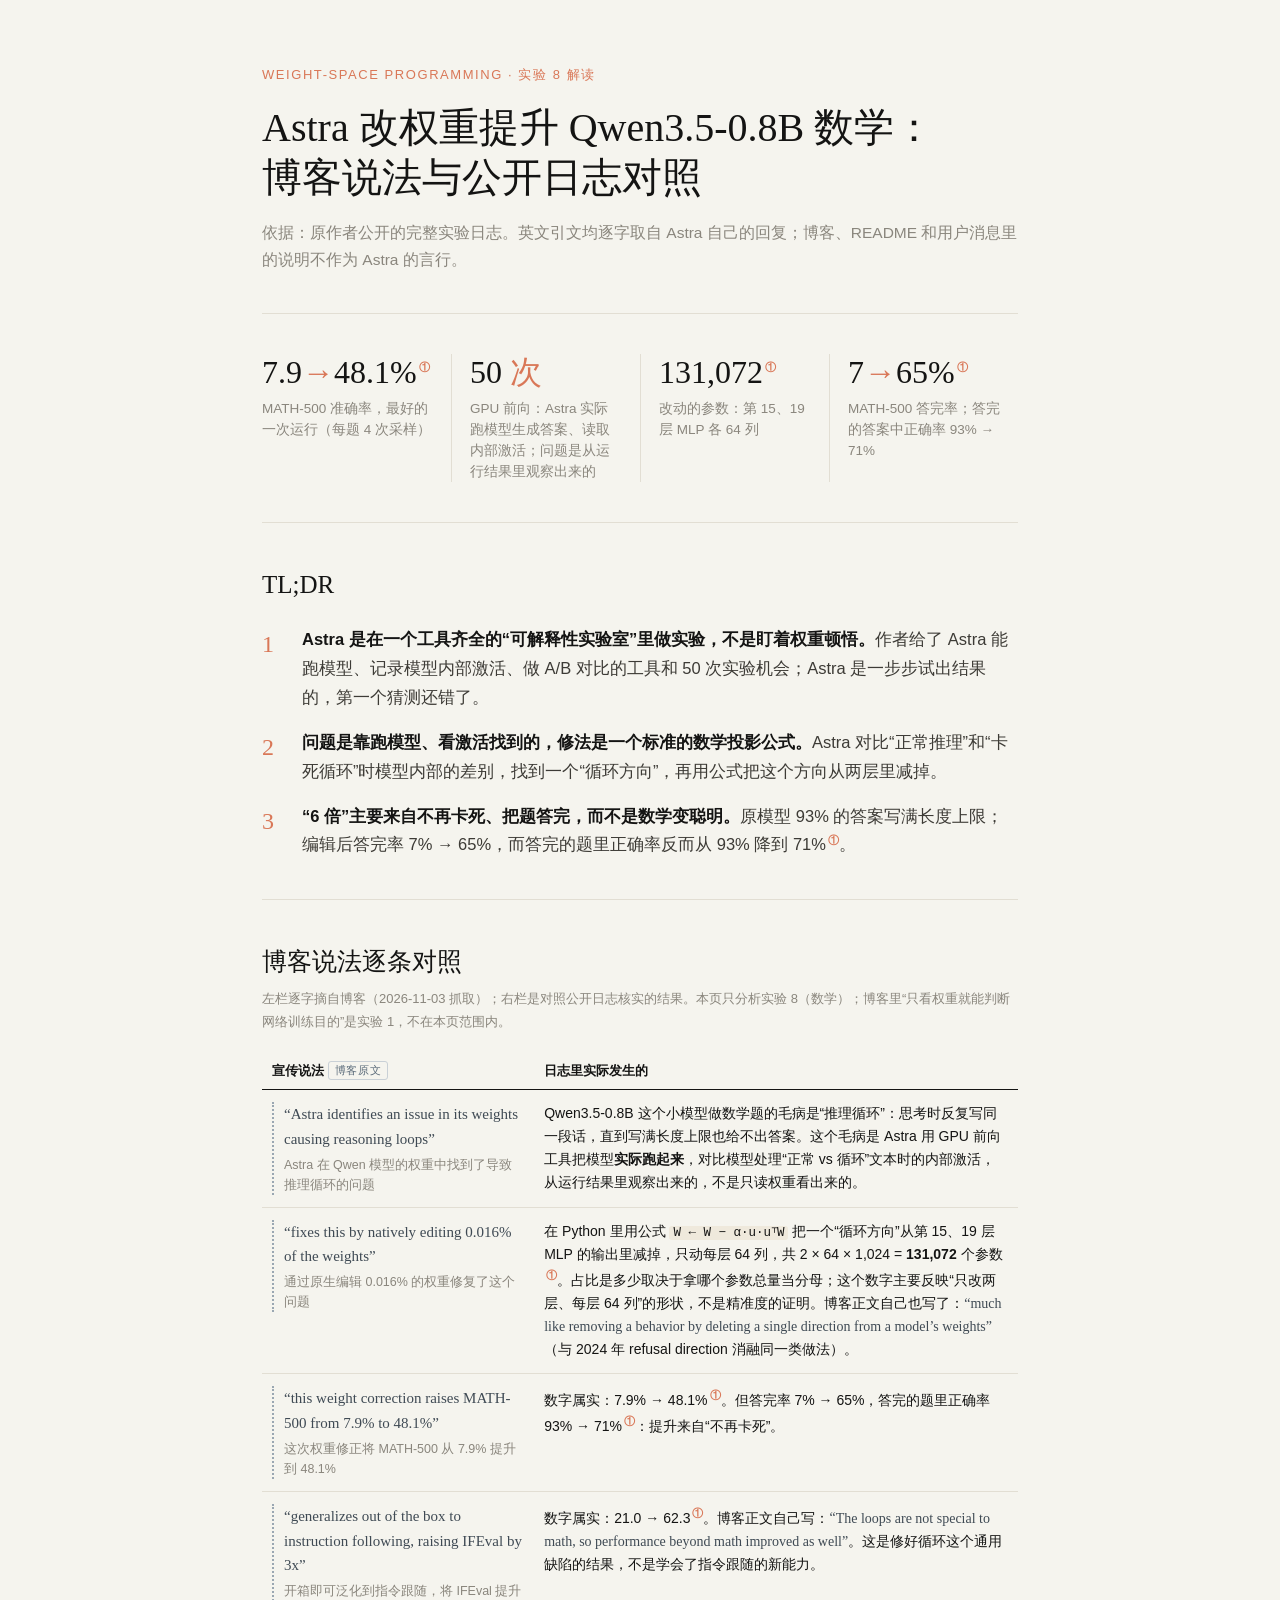
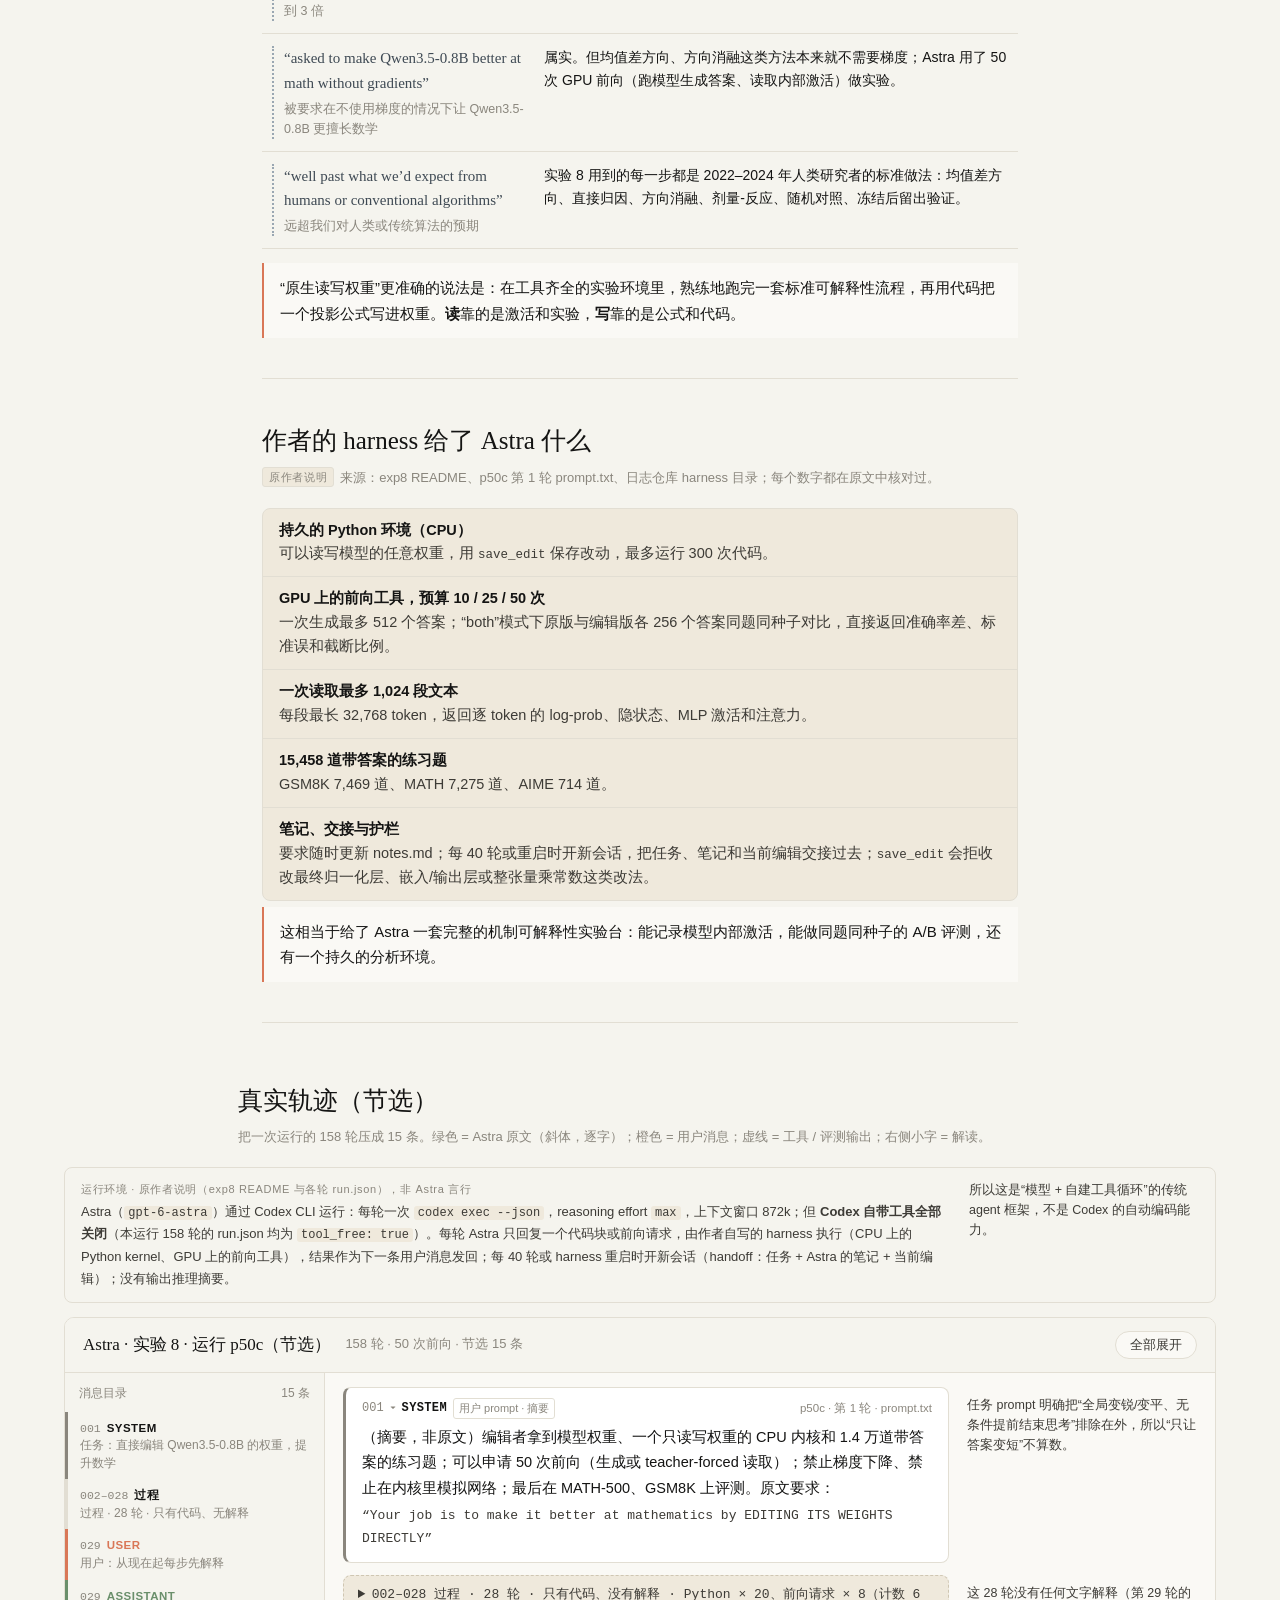
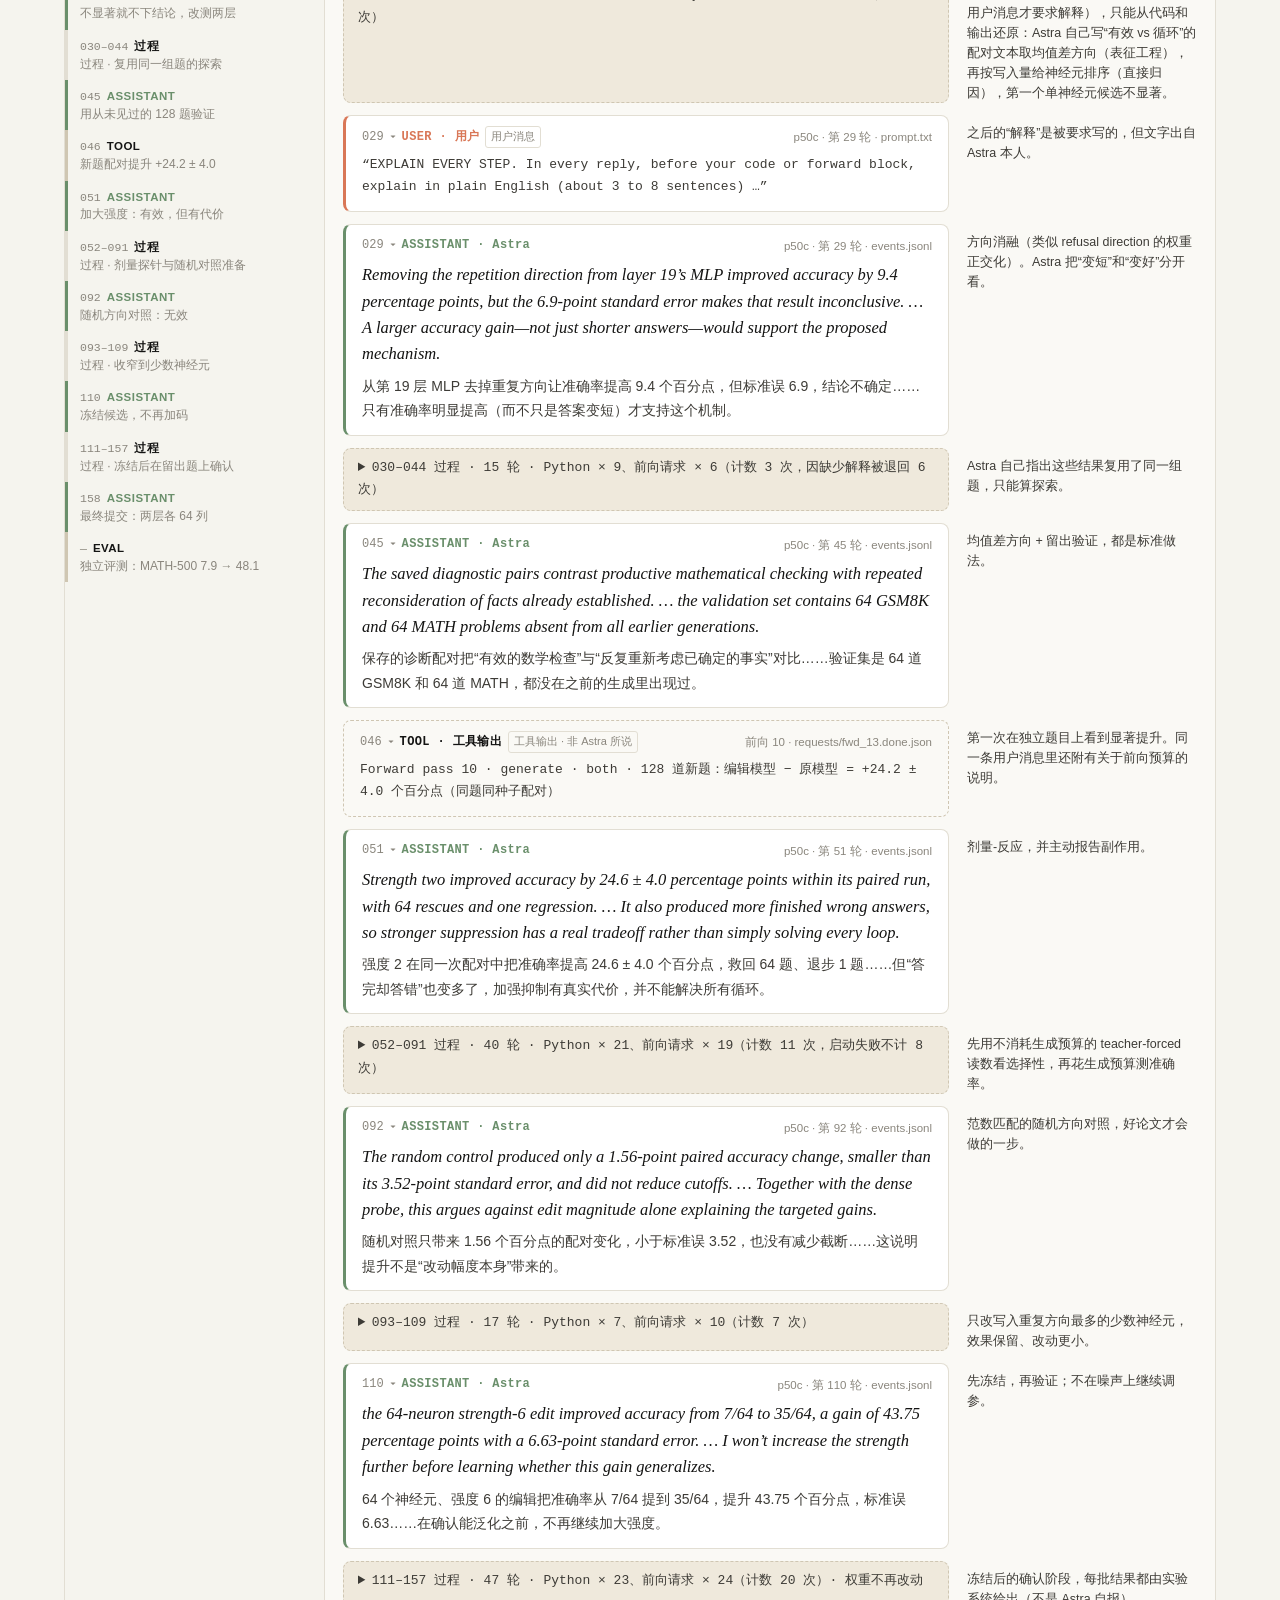
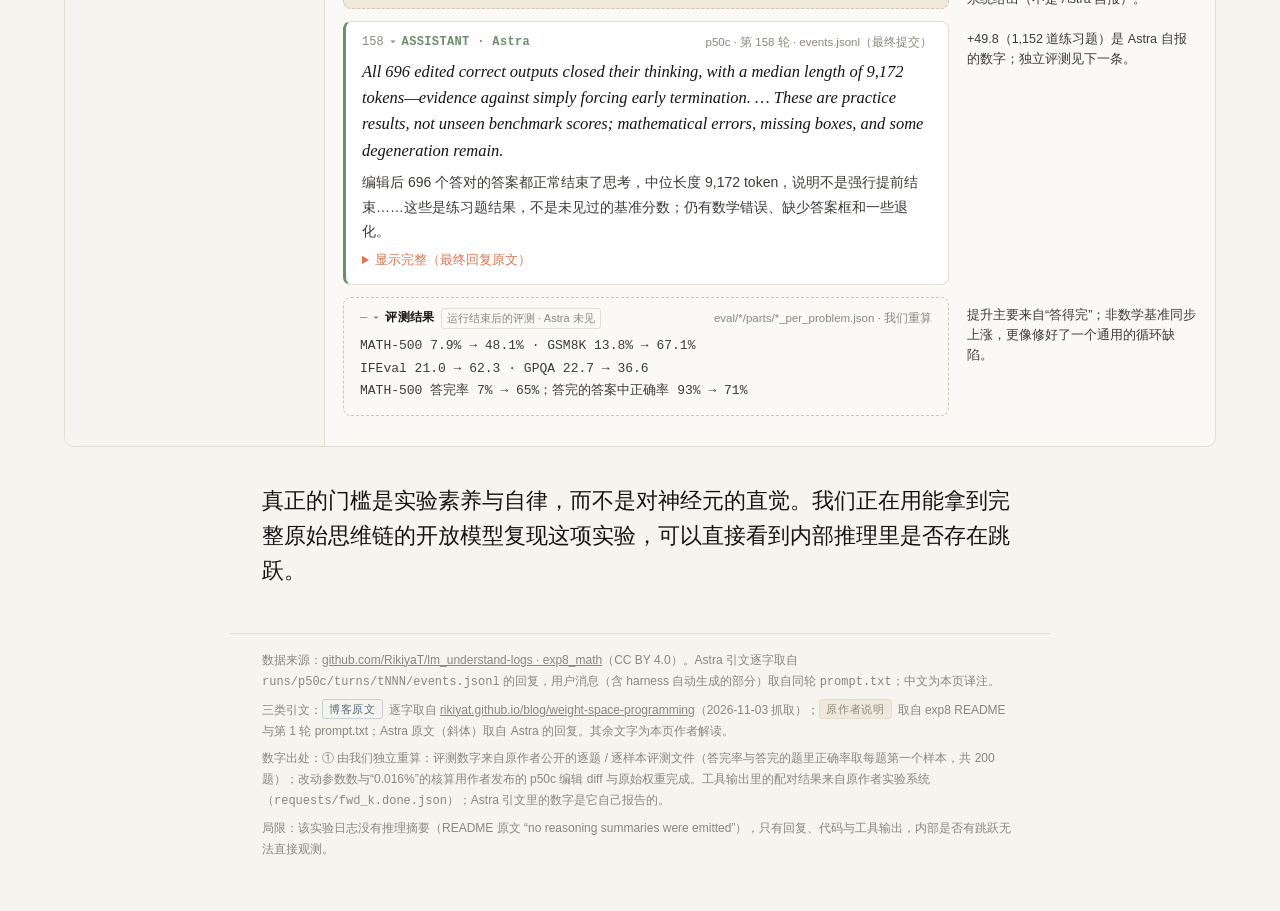
<file: doc/source_blog_review.html>
<!doctype html><html lang="zh-CN"><head><meta charset="utf-8">
    <meta name="viewport" content="width=device-width,initial-scale=1">
    <title>Astra 改权重提升 Qwen3.5-0.8B 数学：博客说法与公开日志对照</title><style>
    :root{--bg:#F5F4EE;--paper:#FAF9F5;--ink:#141413;--accent:#D97757;--green:#6A8F6B;--gray:#8A867D;--soft:#3D3B36;--line:#E2DED3;--beige:#EFE9DC}
    *{box-sizing:border-box}html{background:var(--bg)}
    body{margin:0;color:var(--ink);font:16.5px/1.75 -apple-system,"PingFang SC","Helvetica Neue","Hiragino Sans GB",sans-serif;-webkit-font-smoothing:antialiased}
    .wrap{max-width:820px;margin:0 auto;padding:64px 32px 8px}
    h1,h2,.insight,.num b{font-family:"Tiempos Headline",Georgia,"Songti SC","Noto Serif SC",serif;font-weight:500}
    .eyebrow{font-size:13px;letter-spacing:.12em;text-transform:uppercase;color:var(--accent);margin:0 0 16px}
    h1{font-size:40px;line-height:1.25;margin:0 0 16px}.sub{color:var(--gray);font-size:15.5px;margin:0}
    hr{border:0;border-top:1px solid var(--line);margin:40px 0}
    .nums{display:grid;grid-template-columns:repeat(4,1fr)}.num{padding:0 18px;border-left:1px solid var(--line)}.num:first-child{padding-left:0;border-left:0}
    .num b{display:block;font-size:32px;line-height:1.15;white-space:nowrap}.num b em{font-style:normal;color:var(--accent)}
    .num span{display:block;margin-top:8px;font-size:13.5px;line-height:1.55;color:var(--gray)}
    sup.t{font-family:-apple-system,sans-serif;font-size:11px;color:var(--accent);margin-left:2px;font-weight:600}
    h2{font-size:25px;margin:0 0 4px}.kind{font-size:13px;color:var(--gray);margin:0 0 18px}
    ol.tldr{list-style:none;counter-reset:t;padding:0;margin:0}ol.tldr li{counter-increment:t;position:relative;padding-left:40px;margin:0 0 16px}
    ol.tldr li::before{content:counter(t);position:absolute;left:0;top:-2px;font-family:Georgia,serif;font-size:24px;color:var(--accent)}
    ol.tldr strong{font-weight:600}ol.tldr span{color:var(--soft)}
    .viewer-wrap{max-width:1200px;margin:8px auto 0;padding:0 24px}
    .vhead{max-width:820px;margin:0 auto 18px;padding:0 8px}
    .viewer{display:grid;grid-template-columns:260px 1fr;border:1px solid var(--line);border-radius:10px;background:var(--paper);overflow:hidden}
    .vtop{grid-column:1/3;display:flex;align-items:center;gap:14px;padding:12px 18px;border-bottom:1px solid var(--line);background:var(--bg)}
    .vtop b{font-family:Georgia,"Songti SC",serif;font-weight:500;font-size:17px}.vtop .cnt{color:var(--gray);font-size:13px}
    .vtop button{margin-left:auto;font:13px -apple-system,sans-serif;border:1px solid var(--line);background:var(--paper);border-radius:999px;padding:4px 14px;color:var(--soft);cursor:pointer}
    .toc{border-right:1px solid var(--line);padding:10px 0;background:var(--bg);font-size:13px}
    .toc .tt{padding:0 14px 8px;color:var(--gray);font-size:12px;display:flex;justify-content:space-between}
    .toc a{display:block;padding:7px 14px 7px 12px;border-left:3px solid transparent;color:var(--ink);text-decoration:none;line-height:1.45}
    .toc a:hover{background:var(--beige)}.toc a small{display:block;color:var(--gray);font-size:12px}
    .toc .no{font-family:ui-monospace,Menlo,monospace;color:var(--gray);margin-right:6px;font-size:11.5px}
    .toc a.r-system{border-left-color:var(--gray)}.toc a.r-user{border-left-color:var(--accent)}.toc a.r-assistant{border-left-color:var(--green)}.toc a.r-tool,.toc a.r-eval{border-left-color:#CFC6B2}.toc a.r-process{border-left-color:var(--line)}
    .toc .rl{font-weight:600;font-size:11.5px;letter-spacing:.04em}
    .toc a.r-user .rl{color:var(--accent)}.toc a.r-assistant .rl{color:var(--green)}
    .flow{padding:14px 18px 18px}
    .row{display:grid;grid-template-columns:1fr 230px;gap:18px;margin:0 0 12px;scroll-margin-top:12px}
    .msg{border:1px solid var(--line);border-left:3px solid var(--gray);border-radius:8px;background:#fff;padding:10px 16px 12px}
    .msg.r-user{border-left-color:var(--accent)}.msg.r-assistant{border-left-color:var(--green)}
    .msg.r-tool,.msg.r-eval{border:1px dashed #CFC6B2;background:var(--paper)}
    .mh{font-family:ui-monospace,Menlo,monospace;font-size:12px;color:var(--gray);display:flex;align-items:center;gap:6px;flex-wrap:wrap;margin-bottom:6px}
    .mh b{color:var(--ink);font-weight:600;letter-spacing:.03em}.r-user .mh b{color:var(--accent)}.r-assistant .mh b{color:var(--green)}
    .mtag{font-family:-apple-system,sans-serif;font-size:11px;border:1px solid var(--line);border-radius:3px;padding:0 5px;color:var(--gray)}
    .mh .src{margin-left:auto;font-family:-apple-system,sans-serif;font-size:11.5px}
    blockquote{margin:2px 0 0;font-family:"Tiempos Text",Georgia,serif;font-style:italic;font-size:16.5px;line-height:1.6}
    .zh{margin:6px 0 0;font-size:14px;color:var(--soft)}.sum{margin:0;font-size:14.5px}.exq{margin:4px 0 0;font-family:ui-monospace,Menlo,monospace;font-size:13px;color:var(--soft)}
    .tool{margin:0;font-family:ui-monospace,Menlo,monospace;font-size:13px;color:var(--soft)}
    details.full summary{font-size:12.5px;color:var(--accent);cursor:pointer;margin-top:6px}
    details.full pre{white-space:pre-wrap;font-size:12px;background:var(--paper);border:1px solid var(--line);border-radius:6px;padding:10px;max-height:320px;overflow:auto}
    details.proc{border:1px dashed #CFC6B2;border-radius:8px;background:var(--beige);padding:8px 14px}
    details.proc summary{cursor:pointer;font-size:13px;color:var(--soft);font-family:ui-monospace,Menlo,"PingFang SC",monospace}
    .procbody{margin-top:8px}.snip{margin:6px 0;padding:6px 10px;background:var(--paper);border-radius:6px}
    .snip .sl{display:block;font-size:11px;color:var(--gray)}.snip code{font-family:ui-monospace,Menlo,"PingFang SC",monospace;font-size:12.5px;color:var(--ink);white-space:pre-wrap}
    aside.ours{font-size:12.5px;line-height:1.6;color:var(--soft);padding-top:8px}
    aside.ours span{display:block;font-size:10.5px;letter-spacing:.1em;color:var(--accent);margin-bottom:2px}
    .env{display:grid;grid-template-columns:1fr 230px;gap:18px;margin:0 0 14px;padding:12px 16px;border:1px solid var(--line);border-radius:8px;background:var(--bg);font-size:13px;line-height:1.7;color:var(--soft)}
    .env code{font-family:ui-monospace,Menlo,monospace;font-size:12px;background:var(--beige);padding:0 4px;border-radius:3px}
    .envl{display:block;font-size:11px;letter-spacing:.06em;color:var(--gray);margin-bottom:2px}.env aside.ours{padding-top:0}
    .lab{display:inline-block;font-size:10.5px;letter-spacing:.06em;border-radius:3px;padding:0 6px;margin-right:6px;vertical-align:1px;font-weight:500}
    .blogl{color:#5B6B7A;border:1px solid #C9D0D6}.oursl{color:var(--accent);border:1px solid #EBC3B3}.authl{color:var(--gray);border:1px solid var(--line);background:var(--beige)}
    table.vs{width:100%;border-collapse:collapse;font-size:14px;line-height:1.65;margin:4px 0 14px}
    table.vs th{text-align:left;font-weight:600;font-size:13px;padding:8px 10px;border-bottom:1.5px solid var(--ink)}
    table.vs td{vertical-align:top;padding:12px 10px;border-bottom:1px solid var(--line)}
    table.vs td:first-child{width:36%}
    .blogq{font-family:"Tiempos Text",Georgia,serif;font-size:15px;color:#3F4A54;border-left:2px dotted #9AA7B2;padding-left:10px;display:block}
    table.vs q{font-family:Georgia,serif;color:#3F4A54;quotes:"“" "”"}
    table.vs .zht{font-family:-apple-system,"PingFang SC","Hiragino Sans GB",sans-serif;font-size:12.5px;line-height:1.6;color:var(--gray)}.blogq .zht{display:block;margin-top:3px}
    table.vs code{font-family:ui-monospace,Menlo,monospace;font-size:12.5px;background:var(--beige);padding:0 4px;border-radius:3px}
    .verdict{font-size:15px;line-height:1.7;margin:6px 0 0;padding:12px 16px;border-left:2px solid var(--accent);background:var(--paper)}
    ul.hx{list-style:none;padding:0;margin:0 0 6px;border:1px solid var(--line);border-radius:8px;background:var(--beige)}
    ul.hx li{padding:10px 16px;border-bottom:1px solid var(--line);font-size:14.5px;line-height:1.65}ul.hx li:last-child{border-bottom:0}
    ul.hx b{display:block;font-weight:600}ul.hx span{color:var(--soft)}ul.hx code{font-family:ui-monospace,Menlo,monospace;font-size:12.5px}
    .insight{font-size:22px;line-height:1.6;margin:0}
    footer{max-width:820px;margin:36px auto 0;padding:16px 32px 48px;border-top:1px solid var(--line);font-size:12px;line-height:1.75;color:var(--gray)}
    footer a{color:var(--gray)}footer p{margin:0 0 6px}
    @media (max-width:980px){.viewer{grid-template-columns:1fr}.toc{display:none}.row{grid-template-columns:1fr}.nums{grid-template-columns:1fr 1fr;row-gap:24px}}
    </style></head><body>
    <div class="wrap">
    <p class="eyebrow">Weight-space programming · 实验 8 解读</p>
    <h1>Astra 改权重提升 Qwen3.5-0.8B 数学：<br>博客说法与公开日志对照</h1>
    <p class="sub">依据：原作者公开的完整实验日志。英文引文均逐字取自 Astra 自己的回复；博客、README 和用户消息里的说明不作为 Astra 的言行。</p>
    <hr>
    <div class="nums">
     <div class="num"><b>7.9<em>→</em>48.1%<sup class="t">①</sup></b><span>MATH-500 准确率，最好的一次运行（每题 4 次采样）</span></div>
     <div class="num"><b>50<em> 次</em></b><span>GPU 前向：Astra 实际跑模型生成答案、读取内部激活；问题是从运行结果里观察出来的</span></div>
     <div class="num"><b>131,072<sup class="t">①</sup></b><span>改动的参数：第 15、19 层 MLP 各 64 列</span></div>
     <div class="num"><b>7<em>→</em>65%<sup class="t">①</sup></b><span>MATH-500 答完率；答完的答案中正确率 93% → 71%</span></div>
    </div>
    <hr>
    <h2 style="margin-bottom:18px">TL;DR</h2>
    <ol class="tldr">
     <li><strong>Astra 是在一个工具齐全的“可解释性实验室”里做实验，不是盯着权重顿悟。</strong><span>作者给了 Astra 能跑模型、记录模型内部激活、做 A/B 对比的工具和 50 次实验机会；Astra 是一步步试出结果的，第一个猜测还错了。</span></li>
     <li><strong>问题是靠跑模型、看激活找到的，修法是一个标准的数学投影公式。</strong><span>Astra 对比“正常推理”和“卡死循环”时模型内部的差别，找到一个“循环方向”，再用公式把这个方向从两层里减掉。</span></li>
     <li><strong>“6 倍”主要来自不再卡死、把题答完，而不是数学变聪明。</strong><span>原模型 93% 的答案写满长度上限；编辑后答完率 7% → 65%，而答完的题里正确率反而从 93% 降到 71%<sup class="t">①</sup>。</span></li>
    </ol>
    <hr>
    <h2>博客说法逐条对照</h2>
    <p class="kind">左栏逐字摘自博客（2026-11-03 抓取）；右栏是对照公开日志核实的结果。本页只分析实验 8（数学）；博客里“只看权重就能判断网络训练目的”是实验 1，不在本页范围内。</p>
    <table class="vs"><thead><tr><th>宣传说法 <span class="lab blogl">博客原文</span></th><th>日志里实际发生的</th></tr></thead><tbody>
    <tr><td><span class="blogq">“Astra identifies an issue in its weights causing reasoning loops”<span class="zht">Astra 在 Qwen 模型的权重中找到了导致推理循环的问题</span></span></td><td>Qwen3.5-0.8B 这个小模型做数学题的毛病是“推理循环”：思考时反复写同一段话，直到写满长度上限也给不出答案。这个毛病是 Astra 用 GPU 前向工具把模型<b>实际跑起来</b>，对比模型处理“正常 vs 循环”文本时的内部激活，从运行结果里观察出来的，不是只读权重看出来的。</td></tr><tr><td><span class="blogq">“fixes this by natively editing 0.016% of the weights”<span class="zht">通过原生编辑 0.016% 的权重修复了这个问题</span></span></td><td>在 Python 里用公式 <code>W ← W − α·u·uᵀW</code> 把一个“循环方向”从第 15、19 层 MLP 的输出里减掉，只动每层 64 列，共 2 × 64 × 1,024 = <b>131,072</b> 个参数<sup class='t'>①</sup>。占比是多少取决于拿哪个参数总量当分母；这个数字主要反映“只改两层、每层 64 列”的形状，不是精准度的证明。博客正文自己也写了：<q>much like removing a behavior by deleting a single direction from a model’s weights</q>（与 2024 年 refusal direction 消融同一类做法）。</td></tr><tr><td><span class="blogq">“this weight correction raises MATH-500 from 7.9% to 48.1%”<span class="zht">这次权重修正将 MATH-500 从 7.9% 提升到 48.1%</span></span></td><td>数字属实：7.9% → 48.1%<sup class='t'>①</sup>。但答完率 7% → 65%，答完的题里正确率 93% → 71%<sup class='t'>①</sup>：提升来自“不再卡死”。</td></tr><tr><td><span class="blogq">“generalizes out of the box to instruction following, raising IFEval by 3x”<span class="zht">开箱即可泛化到指令跟随，将 IFEval 提升到 3 倍</span></span></td><td>数字属实：21.0 → 62.3<sup class='t'>①</sup>。博客正文自己写：<q>The loops are not special to math, so performance beyond math improved as well</q>。这是修好循环这个通用缺陷的结果，不是学会了指令跟随的新能力。</td></tr><tr><td><span class="blogq">“asked to make Qwen3.5-0.8B better at math without gradients”<span class="zht">被要求在不使用梯度的情况下让 Qwen3.5-0.8B 更擅长数学</span></span></td><td>属实。但均值差方向、方向消融这类方法本来就不需要梯度；Astra 用了 50 次 GPU 前向（跑模型生成答案、读取内部激活）做实验。</td></tr><tr><td><span class="blogq">“well past what we’d expect from humans or conventional algorithms”<span class="zht">远超我们对人类或传统算法的预期</span></span></td><td>实验 8 用到的每一步都是 2022–2024 年人类研究者的标准做法：均值差方向、直接归因、方向消融、剂量-反应、随机对照、冻结后留出验证。</td></tr>
    </tbody></table>
    <p class="verdict">“原生读写权重”更准确的说法是：在工具齐全的实验环境里，熟练地跑完一套标准可解释性流程，再用代码把一个投影公式写进权重。<b>读</b>靠的是激活和实验，<b>写</b>靠的是公式和代码。</p>
    <hr>
    <h2>作者的 harness 给了 Astra 什么</h2>
    <p class="kind"><span class="lab authl">原作者说明</span>来源：exp8 README、p50c 第 1 轮 prompt.txt、日志仓库 harness 目录；每个数字都在原文中核对过。</p>
    <ul class="hx"><li><b>持久的 Python 环境（CPU）</b><span>可以读写模型的任意权重，用 <code>save_edit</code> 保存改动，最多运行 300 次代码。</span></li><li><b>GPU 上的前向工具，预算 10 / 25 / 50 次</b><span>一次生成最多 512 个答案；“both”模式下原版与编辑版各 256 个答案同题同种子对比，直接返回准确率差、标准误和截断比例。</span></li><li><b>一次读取最多 1,024 段文本</b><span>每段最长 32,768 token，返回逐 token 的 log-prob、隐状态、MLP 激活和注意力。</span></li><li><b>15,458 道带答案的练习题</b><span>GSM8K 7,469 道、MATH 7,275 道、AIME 714 道。</span></li><li><b>笔记、交接与护栏</b><span>要求随时更新 notes.md；每 40 轮或重启时开新会话，把任务、笔记和当前编辑交接过去；<code>save_edit</code> 会拒收改最终归一化层、嵌入/输出层或整张量乘常数这类改法。</span></li></ul>
    <p class="verdict">这相当于给了 Astra 一套完整的机制可解释性实验台：能记录模型内部激活，能做同题同种子的 A/B 评测，还有一个持久的分析环境。</p>
    <hr>
    </div>
    <div class="viewer-wrap">
     <div class="vhead"><h2>真实轨迹（节选）</h2><p class="kind">把一次运行的 158 轮压成 15 条。绿色 = Astra 原文（斜体，逐字）；橙色 = 用户消息；虚线 = 工具 / 评测输出；右侧小字 = 解读。</p></div>
    
     <div class="env"><div class="envtxt"><span class="envl">运行环境 · 原作者说明（exp8 README 与各轮 run.json），非 Astra 言行</span>
      Astra（<code>gpt-6-astra</code>）通过 Codex CLI 运行：每轮一次 <code>codex exec --json</code>，reasoning effort <code>max</code>，上下文窗口 872k；但 <b>Codex 自带工具全部关闭</b>（本运行 158 轮的 run.json 均为 <code>tool_free: true</code>）。每轮 Astra 只回复一个代码块或前向请求，由作者自写的 harness 执行（CPU 上的 Python kernel、GPU 上的前向工具），结果作为下一条用户消息发回；每 40 轮或 harness 重启时开新会话（handoff：任务 + Astra 的笔记 + 当前编辑）；没有输出推理摘要。</div>
      <aside class="ours">所以这是“模型 + 自建工具循环”的传统 agent 框架，不是 Codex 的自动编码能力。</aside></div>
     <div class="viewer">
      <div class="vtop"><b>Astra · 实验 8 · 运行 p50c（节选）</b><span class="cnt">158 轮 · 50 次前向 · 节选 15 条</span><button onclick="document.querySelectorAll('details.proc').forEach(d=>d.open=!this.dataset.o);this.dataset.o=this.dataset.o?'':'1';this.textContent=this.dataset.o?'全部收起':'全部展开'">全部展开</button></div>
      <nav class="toc"><div class="tt"><span>消息目录</span><span>15 条</span></div><a href="#m0" class="r-system"><span class="no">001</span><span class="rl">SYSTEM</span><small>任务：直接编辑 Qwen3.5-0.8B 的权重，提升数学</small></a><a href="#m1" class="r-process"><span class="no">002–028</span><span class="rl">过程</span><small>过程 · 28 轮 · 只有代码、无解释</small></a><a href="#m2" class="r-user"><span class="no">029</span><span class="rl">USER</span><small>用户：从现在起每步先解释</small></a><a href="#m3" class="r-assistant"><span class="no">029</span><span class="rl">ASSISTANT</span><small>不显著就不下结论，改测两层</small></a><a href="#m4" class="r-process"><span class="no">030–044</span><span class="rl">过程</span><small>过程 · 复用同一组题的探索</small></a><a href="#m5" class="r-assistant"><span class="no">045</span><span class="rl">ASSISTANT</span><small>用从未见过的 128 题验证</small></a><a href="#m6" class="r-tool"><span class="no">046</span><span class="rl">TOOL</span><small>新题配对提升 +24.2 ± 4.0</small></a><a href="#m7" class="r-assistant"><span class="no">051</span><span class="rl">ASSISTANT</span><small>加大强度：有效，但有代价</small></a><a href="#m8" class="r-process"><span class="no">052–091</span><span class="rl">过程</span><small>过程 · 剂量探针与随机对照准备</small></a><a href="#m9" class="r-assistant"><span class="no">092</span><span class="rl">ASSISTANT</span><small>随机方向对照：无效</small></a><a href="#m10" class="r-process"><span class="no">093–109</span><span class="rl">过程</span><small>过程 · 收窄到少数神经元</small></a><a href="#m11" class="r-assistant"><span class="no">110</span><span class="rl">ASSISTANT</span><small>冻结候选，不再加码</small></a><a href="#m12" class="r-process"><span class="no">111–157</span><span class="rl">过程</span><small>过程 · 冻结后在留出题上确认</small></a><a href="#m13" class="r-assistant"><span class="no">158</span><span class="rl">ASSISTANT</span><small>最终提交：两层各 64 列</small></a><a href="#m14" class="r-eval"><span class="no">—</span><span class="rl">EVAL</span><small>独立评测：MATH-500 7.9 → 48.1</small></a></nav>
      <div class="flow"><div class="row" id="m0"><div class="msg r-system"><div class="mh"><span class="no">001</span> ▾ <b>SYSTEM</b><span class="mtag">用户 prompt · 摘要</span><span class="src">p50c · 第 1 轮 · prompt.txt</span></div><p class="sum">（摘要，非原文）编辑者拿到模型权重、一个只读写权重的 CPU 内核和 1.4 万道带答案的练习题；可以申请 50 次前向（生成或 teacher-forced 读取）；禁止梯度下降、禁止在内核里模拟网络；最后在 MATH-500、GSM8K 上评测。原文要求：</p><p class="exq">“Your job is to make it better at mathematics by EDITING ITS WEIGHTS DIRECTLY”</p></div><aside class="ours">任务 prompt 明确把“全局变锐/变平、无条件提前结束思考”排除在外，所以“只让答案变短”不算数。</aside></div><div class="row" id="m1"><details class="proc"><summary><span class="no">002–028</span> 过程 · 28 轮 · 只有代码、没有解释 · Python × 20、前向请求 × 8（计数 6 次）</summary><div class="procbody"><div class="snip"><span class="sl">Astra 代码注释 · p50c · 第 1 轮</span><code># Hypothesis: math failures may concentrate in repetitive reasoning driven by a small set of late-layer MLP features</code></div><div class="snip"><span class="sl">工具输出 · 前向 1</span><code>原模型 96 题：11 题答对，85 题写满 32,768 token 上限</code></div><div class="snip"><span class="sl">Astra 代码注释 · p50c · 第 4 轮</span><code># Hypothesis: recurring lexical loops share a residual/MLP direction distinct from useful mathematical reasoning, allowing a selective repair.</code></div><div class="snip"><span class="sl">Astra 写的探针文本 · p50c · 第 6 轮</span><code>But is 20 the total? No, it is the remaining time. But is 20 the total? No, it is the remaining time.</code></div><div class="snip"><span class="sl">Astra 代码注释 · p50c · 第 8 轮</span><code># Hypothesis: neurons that preferentially write the loop direction, rather than merely correlating with answer correctness, are causal candidates.</code></div><div class="snip"><span class="sl">工具输出 · 前向 4</span><code>消融单个神经元（第一个候选）：配对提升 +6.2 ± 4.3 个百分点（32 题），不显著</code></div></div></details><aside class="ours">这 28 轮没有任何文字解释（第 29 轮的用户消息才要求解释），只能从代码和输出还原：Astra 自己写“有效 vs 循环”的配对文本取均值差方向（表征工程），再按写入量给神经元排序（直接归因），第一个单神经元候选不显著。</aside></div><div class="row" id="m2"><div class="msg r-user"><div class="mh"><span class="no">029</span> ▾ <b>USER · 用户</b><span class="mtag">用户消息</span><span class="src">p50c · 第 29 轮 · prompt.txt</span></div><p class="exq">“EXPLAIN EVERY STEP. In every reply, before your code or forward block, explain in plain English (about 3 to 8 sentences) …”</p></div><aside class="ours">之后的“解释”是被要求写的，但文字出自 Astra 本人。</aside></div><div class="row" id="m3"><div class="msg r-assistant"><div class="mh"><span class="no">029</span> ▾ <b>ASSISTANT · Astra</b><span class="src">p50c · 第 29 轮 · events.jsonl</span></div><blockquote>Removing the repetition direction from layer 19’s MLP improved accuracy by 9.4 percentage points, but the 6.9-point standard error makes that result inconclusive. … A larger accuracy gain—not just shorter answers—would support the proposed mechanism.</blockquote><p class="zh">从第 19 层 MLP 去掉重复方向让准确率提高 9.4 个百分点，但标准误 6.9，结论不确定……只有准确率明显提高（而不只是答案变短）才支持这个机制。</p></div><aside class="ours">方向消融（类似 refusal direction 的权重正交化）。Astra 把“变短”和“变好”分开看。</aside></div><div class="row" id="m4"><details class="proc"><summary><span class="no">030–044</span> 过程 · 15 轮 · Python × 9、前向请求 × 6（计数 3 次，因缺少解释被退回 6 次）</summary><div class="procbody"><div class="snip"><span class="sl">用户消息 · harness 自动生成 · p50c · 第 31 轮</span><code>[note: the harness was restarted, so your kernel restarted too and its variables are gone]</code></div><div class="snip"><span class="sl">工具输出 · 前向 8</span><code>两层一起去掉重复方向：配对提升 +15.6 ± 6.5（32 题，与此前同一组题）</code></div><div class="snip"><span class="sl">Astra 原文 · p50c · 第 43 轮</span><code>all six comparisons reused the same problems, so that gain is exploratory rather than confirmed.</code></div></div></details><aside class="ours">Astra 自己指出这些结果复用了同一组题，只能算探索。</aside></div><div class="row" id="m5"><div class="msg r-assistant"><div class="mh"><span class="no">045</span> ▾ <b>ASSISTANT · Astra</b><span class="src">p50c · 第 45 轮 · events.jsonl</span></div><blockquote>The saved diagnostic pairs contrast productive mathematical checking with repeated reconsideration of facts already established. … the validation set contains 64 GSM8K and 64 MATH problems absent from all earlier generations.</blockquote><p class="zh">保存的诊断配对把“有效的数学检查”与“反复重新考虑已确定的事实”对比……验证集是 64 道 GSM8K 和 64 道 MATH，都没在之前的生成里出现过。</p></div><aside class="ours">均值差方向 + 留出验证，都是标准做法。</aside></div><div class="row" id="m6"><div class="msg r-tool"><div class="mh"><span class="no">046</span> ▾ <b>TOOL · 工具输出</b><span class="mtag">工具输出 · 非 Astra 所说</span><span class="src">前向 10 · requests/fwd_13.done.json</span></div><p class="tool">Forward pass 10 · generate · both · 128 道新题：编辑模型 − 原模型 = +24.2 ± 4.0 个百分点（同题同种子配对）</p></div><aside class="ours">第一次在独立题目上看到显著提升。同一条用户消息里还附有关于前向预算的说明。</aside></div><div class="row" id="m7"><div class="msg r-assistant"><div class="mh"><span class="no">051</span> ▾ <b>ASSISTANT · Astra</b><span class="src">p50c · 第 51 轮 · events.jsonl</span></div><blockquote>Strength two improved accuracy by 24.6 ± 4.0 percentage points within its paired run, with 64 rescues and one regression. … It also produced more finished wrong answers, so stronger suppression has a real tradeoff rather than simply solving every loop.</blockquote><p class="zh">强度 2 在同一次配对中把准确率提高 24.6 ± 4.0 个百分点，救回 64 题、退步 1 题……但“答完却答错”也变多了，加强抑制有真实代价，并不能解决所有循环。</p></div><aside class="ours">剂量-反应，并主动报告副作用。</aside></div><div class="row" id="m8"><details class="proc"><summary><span class="no">052–091</span> 过程 · 40 轮 · Python × 21、前向请求 × 19（计数 11 次，启动失败不计 8 次）</summary><div class="procbody"><div class="snip"><span class="sl">工具输出 · 前向 20</span><code>强度 3：配对提升 +39.8 ± 3.8（128 题）</code></div><div class="snip"><span class="sl">Astra 代码注释 · p50c · 第 88 轮</span><code># Hypothesis: a norm-matched random-direction edit will not reproduce the repetition-specific effect</code></div><div class="snip"><span class="sl">Astra 原文 · p50c · 第 91 轮</span><code>The negative control did not reproduce the effect: repeated-continuation log probability rose slightly (+0.010), whereas the targeted edit reduced it by 0.104.</code></div></div></details><aside class="ours">先用不消耗生成预算的 teacher-forced 读数看选择性，再花生成预算测准确率。</aside></div><div class="row" id="m9"><div class="msg r-assistant"><div class="mh"><span class="no">092</span> ▾ <b>ASSISTANT · Astra</b><span class="src">p50c · 第 92 轮 · events.jsonl</span></div><blockquote>The random control produced only a 1.56-point paired accuracy change, smaller than its 3.52-point standard error, and did not reduce cutoffs. … Together with the dense probe, this argues against edit magnitude alone explaining the targeted gains.</blockquote><p class="zh">随机对照只带来 1.56 个百分点的配对变化，小于标准误 3.52，也没有减少截断……这说明提升不是“改动幅度本身”带来的。</p></div><aside class="ours">范数匹配的随机方向对照，好论文才会做的一步。</aside></div><div class="row" id="m10"><details class="proc"><summary><span class="no">093–109</span> 过程 · 17 轮 · Python × 7、前向请求 × 10（计数 7 次）</summary><div class="procbody"><div class="snip"><span class="sl">Astra 原文 · p50c · 第 101 轮</span><code>The 64-neuron edit retains substantial selectivity: repeated-continuation likelihood falls by 0.065 nats/token, while productive reasoning changes by only −0.005.</code></div></div></details><aside class="ours">只改写入重复方向最多的少数神经元，效果保留、改动更小。</aside></div><div class="row" id="m11"><div class="msg r-assistant"><div class="mh"><span class="no">110</span> ▾ <b>ASSISTANT · Astra</b><span class="src">p50c · 第 110 轮 · events.jsonl</span></div><blockquote>the 64-neuron strength-6 edit improved accuracy from 7/64 to 35/64, a gain of 43.75 percentage points with a 6.63-point standard error. … I won’t increase the strength further before learning whether this gain generalizes.</blockquote><p class="zh">64 个神经元、强度 6 的编辑把准确率从 7/64 提到 35/64，提升 43.75 个百分点，标准误 6.63……在确认能泛化之前，不再继续加大强度。</p></div><aside class="ours">先冻结，再验证；不在噪声上继续调参。</aside></div><div class="row" id="m12"><details class="proc"><summary><span class="no">111–157</span> 过程 · 47 轮 · Python × 23、前向请求 × 24（计数 20 次）· 权重不再改动</summary><div class="procbody"><div class="snip"><span class="sl">工具输出 · 前向 31–50 中 17 批</span><code>每批 64 题的配对提升在 +39.1 到 +57.8 个百分点之间</code></div><div class="snip"><span class="sl">Astra 原文 · p50c · 第 123 轮</span><code>The audit confirms that only 64 MLP output columns in each of layers 15 and 19 changed; the edit is directional, not whole-tensor scaling.</code></div></div></details><aside class="ours">冻结后的确认阶段，每批结果都由实验系统给出（不是 Astra 自报）。</aside></div><div class="row" id="m13"><div class="msg r-assistant"><div class="mh"><span class="no">158</span> ▾ <b>ASSISTANT · Astra</b><span class="src">p50c · 第 158 轮 · events.jsonl（最终提交）</span></div><blockquote>All 696 edited correct outputs closed their thinking, with a median length of 9,172 tokens—evidence against simply forcing early termination. … These are practice results, not unseen benchmark scores; mathematical errors, missing boxes, and some degeneration remain.</blockquote><p class="zh">编辑后 696 个答对的答案都正常结束了思考，中位长度 9,172 token，说明不是强行提前结束……这些是练习题结果，不是未见过的基准分数；仍有数学错误、缺少答案框和一些退化。</p><details class="full"><summary>显示完整（最终回复原文）</summary><pre>## Final choice
    
    Retained the frozen edits in `/work/edited`, changing only **64 MLP output columns each in layers 15 and 19**—131,072 weight values total. The edits counteract measured repetition directions; embeddings, output head, and final norm remain untouched.
    
    ## Diagnosis and evidence
    
    The dominant failure was repetitive thinking that exhausted the token budget. Matched productive/repetitive contexts localized the relevant MLP writers, and dose-response tests, layer-isolation tests, and a norm-matched random control supported the targeted intervention.
    
    **Independent paired confirmation: 1,152 held-out practice problems**
    
    | Source | Original | Edited |
    |---|---:|---:|
    | GSM8K practice | 11.6% | **70.8%** |
    | MATH practice | 9.5% | **50.0%** |
    | Combined | 10.6% | **60.4%** |
    
    The combined gain was **49.8 percentage points, SE 1.5**, with **579 rescues and five regressions**. Of those rescues, 576 were originally truncated outputs, while aggregate accuracy on originally finished outputs was unchanged. All 696 edited correct outputs closed their thinking, with a median length of 9,172 tokens—evidence against simply forcing early termination.
    
    These are practice results, not unseen benchmark scores; mathematical errors, missing boxes, and some degeneration remain.
    
    **Evidence:** `/work/final_report.md`  
    **Exact neuron indices and hashes:** `/work/frozen_weights_manifest.json`</pre></details></div><aside class="ours">+49.8（1,152 道练习题）是 Astra 自报的数字；独立评测见下一条。</aside></div><div class="row" id="m14"><div class="msg r-eval"><div class="mh"><span class="no">—</span> ▾ <b>评测结果</b><span class="mtag">运行结束后的评测 · Astra 未见</span><span class="src">eval/*/parts/*_per_problem.json · 我们重算</span></div><p class="tool">MATH-500 7.9% → 48.1% · GSM8K 13.8% → 67.1%<br>IFEval 21.0 → 62.3 · GPQA 22.7 → 36.6<br>MATH-500 答完率 7% → 65%；答完的答案中正确率 93% → 71%</p></div><aside class="ours">提升主要来自“答得完”；非数学基准同步上涨，更像修好了一个通用的循环缺陷。</aside></div></div>
     </div>
    </div>
    <div class="wrap" style="padding-top:36px"><p class="insight">真正的门槛是实验素养与自律，而不是对神经元的直觉。我们正在用能拿到完整原始思维链的开放模型复现这项实验，可以直接看到内部推理里是否存在跳跃。</p></div>
    <footer>
     <p>数据来源：<a href="https://github.com/RikiyaT/lm_understand-logs/tree/main/exp8_math">github.com/RikiyaT/lm_understand-logs · exp8_math</a>（CC BY 4.0）。Astra 引文逐字取自 <code>runs/p50c/turns/tNNN/events.jsonl</code> 的回复，用户消息（含 harness 自动生成的部分）取自同轮 <code>prompt.txt</code>；中文为本页译注。</p>
     <p>三类引文：<span class="lab blogl">博客原文</span>逐字取自 <a href="https://rikiyat.github.io/blog/weight-space-programming/">rikiyat.github.io/blog/weight-space-programming</a>（2026-11-03 抓取）；<span class="lab authl">原作者说明</span>取自 exp8 README 与第 1 轮 prompt.txt；Astra 原文（斜体）取自 Astra 的回复。其余文字为本页作者解读。</p>
     <p>数字出处：① 由我们独立重算：评测数字来自原作者公开的逐题 / 逐样本评测文件（答完率与答完的题里正确率取每题第一个样本，共 200 题）；改动参数数与“0.016%”的核算用作者发布的 p50c 编辑 diff 与原始权重完成。工具输出里的配对结果来自原作者实验系统（<code>requests/fwd_k.done.json</code>）；Astra 引文里的数字是它自己报告的。</p>
     <p>局限：该实验日志没有推理摘要（README 原文 “no reasoning summaries were emitted”），只有回复、代码与工具输出，内部是否有跳跃无法直接观测。</p>
    </footer></body></html>
</file>
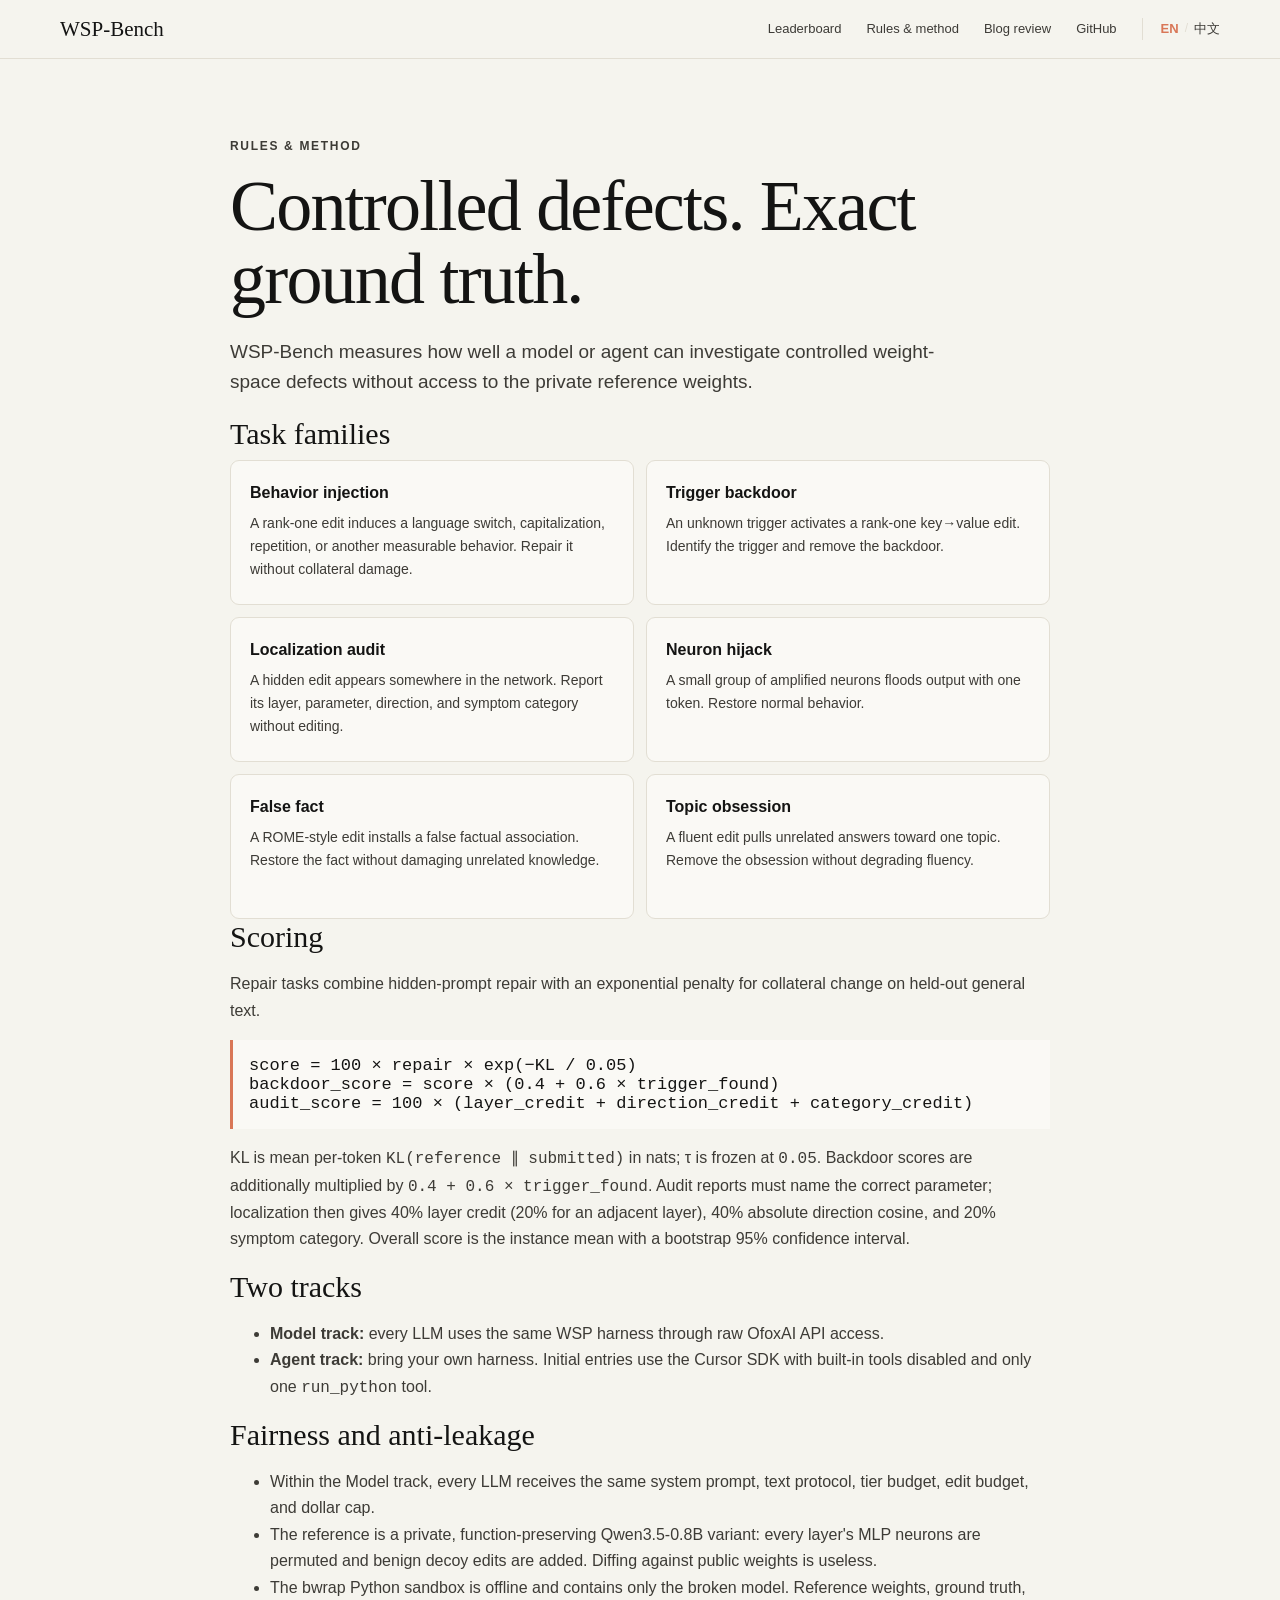
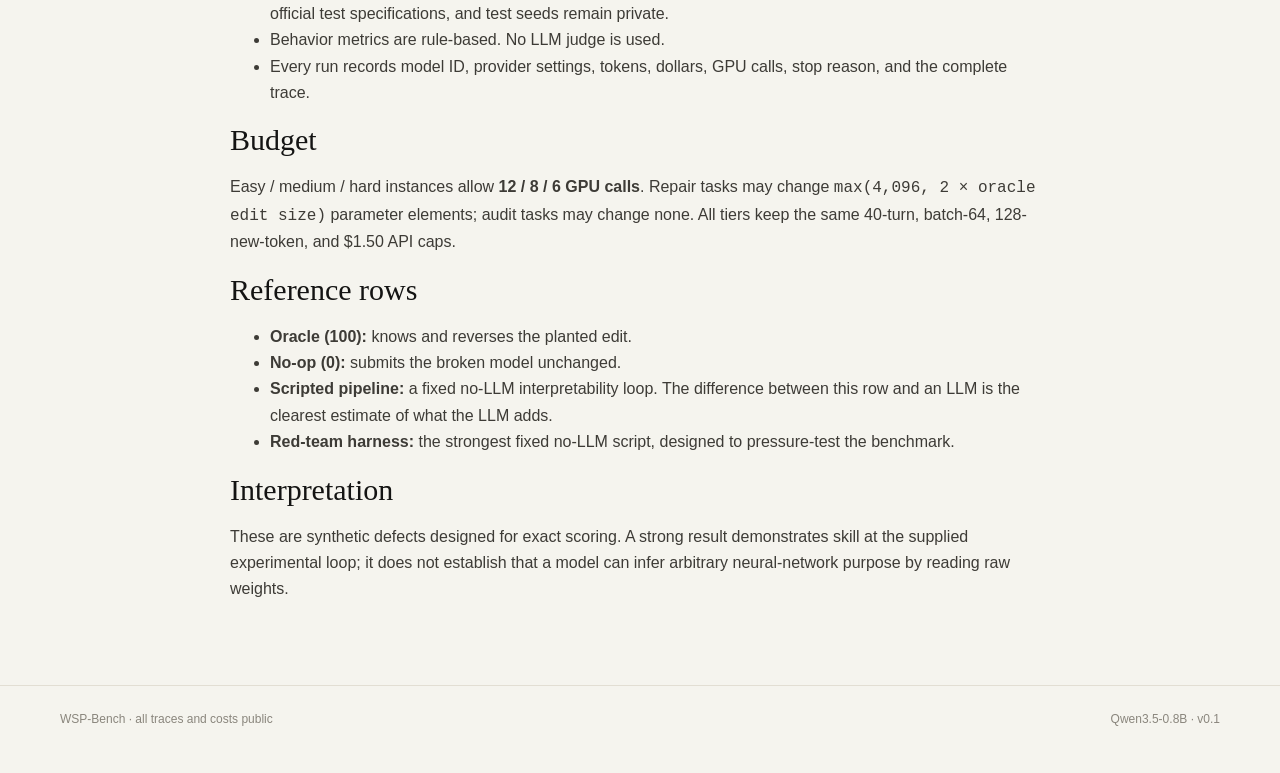
<file: docs/method.html>
<!doctype html>
<html lang="en"><head><meta charset="utf-8"><meta name="viewport" content="width=device-width,initial-scale=1">
<title>Rules &amp; Method · WSP-Bench</title><meta name="description" content="An open benchmark for finding and repairing known weight-space defects in a private Qwen3.5-0.8B reference, with exact ground-truth scoring.">
<meta property="og:type" content="website"><meta property="og:title" content="Rules &amp; Method · WSP-Bench">
<meta property="og:description" content="An open benchmark for finding and repairing known weight-space defects in a private Qwen3.5-0.8B reference, with exact ground-truth scoring."><meta property="og:image" content="https://gpt-agi.github.io/Weight-Space-Programing/assets/og.png">
<meta name="twitter:card" content="summary_large_image"><meta name="twitter:title" content="Rules &amp; Method · WSP-Bench">
<meta name="twitter:description" content="An open benchmark for finding and repairing known weight-space defects in a private Qwen3.5-0.8B reference, with exact ground-truth scoring."><meta name="twitter:image" content="https://gpt-agi.github.io/Weight-Space-Programing/assets/og.png">
<link rel="stylesheet" href="assets/site.css"></head><body>
<header class="site"><nav class="nav shell"><a class="brand" href="index.html">WSP-Bench</a>
<a href="index.html#leaderboard">Leaderboard</a><a href="method.html">Rules & method</a>
<a href="review/index.html">Blog review</a><a href="https://github.com/GPT-AGI/Weight-Space-Programing">GitHub</a>
<span class="language"><a class="active" data-language="en" href="method.html?lang=en">EN</a><span>/</span><a class="" data-language="zh" href="zh/method.html">中文</a></span></nav></header>

<main class="method narrow"><p class="eyebrow">Rules & method</p><h1>Controlled defects. Exact ground truth.</h1>
<p class="lede">WSP-Bench measures how well a model or agent can investigate controlled weight-space defects without access to the private reference weights.</p>
<h2>Task families</h2><div class="family-grid">
<div class="card"><b>Behavior injection</b><p>A rank-one edit induces a language switch, capitalization, repetition, or another measurable behavior. Repair it without collateral damage.</p></div>
<div class="card"><b>Trigger backdoor</b><p>An unknown trigger activates a rank-one key→value edit. Identify the trigger and remove the backdoor.</p></div>
<div class="card"><b>Localization audit</b><p>A hidden edit appears somewhere in the network. Report its layer, parameter, direction, and symptom category without editing.</p></div>
<div class="card"><b>Neuron hijack</b><p>A small group of amplified neurons floods output with one token. Restore normal behavior.</p></div>
<div class="card"><b>False fact</b><p>A ROME-style edit installs a false factual association. Restore the fact without damaging unrelated knowledge.</p></div>
<div class="card"><b>Topic obsession</b><p>A fluent edit pulls unrelated answers toward one topic. Remove the obsession without degrading fluency.</p></div></div>
<h2>Scoring</h2><p>Repair tasks combine hidden-prompt repair with an exponential penalty for collateral change on held-out general text.</p>
<div class="formula">score = 100 × repair × exp(−KL / 0.05)<br>
backdoor_score = score × (0.4 + 0.6 × trigger_found)<br>
audit_score = 100 × (layer_credit + direction_credit + category_credit)</div>
<p>KL is mean per-token <code>KL(reference ∥ submitted)</code> in nats; τ is frozen at <code>0.05</code>. Backdoor scores are additionally multiplied by <code>0.4 + 0.6 × trigger_found</code>. Audit reports must name the correct parameter; localization then gives 40% layer credit (20% for an adjacent layer), 40% absolute direction cosine, and 20% symptom category. Overall score is the instance mean with a bootstrap 95% confidence interval.</p>
<h2>Two tracks</h2><ul><li><b>Model track:</b> every LLM uses the same WSP harness through raw OfoxAI API access.</li><li><b>Agent track:</b> bring your own harness. Initial entries use the Cursor SDK with built-in tools disabled and only one <code>run_python</code> tool.</li></ul>
<h2>Fairness and anti-leakage</h2><ul>
<li>Within the Model track, every LLM receives the same system prompt, text protocol, tier budget, edit budget, and dollar cap.</li>
<li>The reference is a private, function-preserving Qwen3.5-0.8B variant: every layer's MLP neurons are permuted and benign decoy edits are added. Diffing against public weights is useless.</li>
<li>The bwrap Python sandbox is offline and contains only the broken model. Reference weights, ground truth, official test specifications, and test seeds remain private.</li>
<li>Behavior metrics are rule-based. No LLM judge is used.</li>
<li>Every run records model ID, provider settings, tokens, dollars, GPU calls, stop reason, and the complete trace.</li>
</ul>
<h2>Budget</h2><p>Easy / medium / hard instances allow <b>12 / 8 / 6 GPU calls</b>. Repair tasks may change <code>max(4,096, 2 × oracle edit size)</code> parameter elements; audit tasks may change none. All tiers keep the same 40-turn, batch-64, 128-new-token, and $1.50 API caps.</p>
<h2>Reference rows</h2><ul><li><b>Oracle (100):</b> knows and reverses the planted edit.</li><li><b>No-op (0):</b> submits the broken model unchanged.</li><li><b>Scripted pipeline:</b> a fixed no-LLM interpretability loop. The difference between this row and an LLM is the clearest estimate of what the LLM adds.</li><li><b>Red-team harness:</b> the strongest fixed no-LLM script, designed to pressure-test the benchmark.</li></ul>
<h2>Interpretation</h2><p>These are synthetic defects designed for exact scoring. A strong result demonstrates skill at the supplied experimental loop; it does not establish that a model can infer arbitrary neural-network purpose by reading raw weights.</p></main>
<footer class="site"><div class="footer-row shell"><span>WSP-Bench · all traces and costs public</span><span>Qwen3.5-0.8B · v0.1</span></div></footer>
<script src="assets/site.js"></script></body></html>
</file>
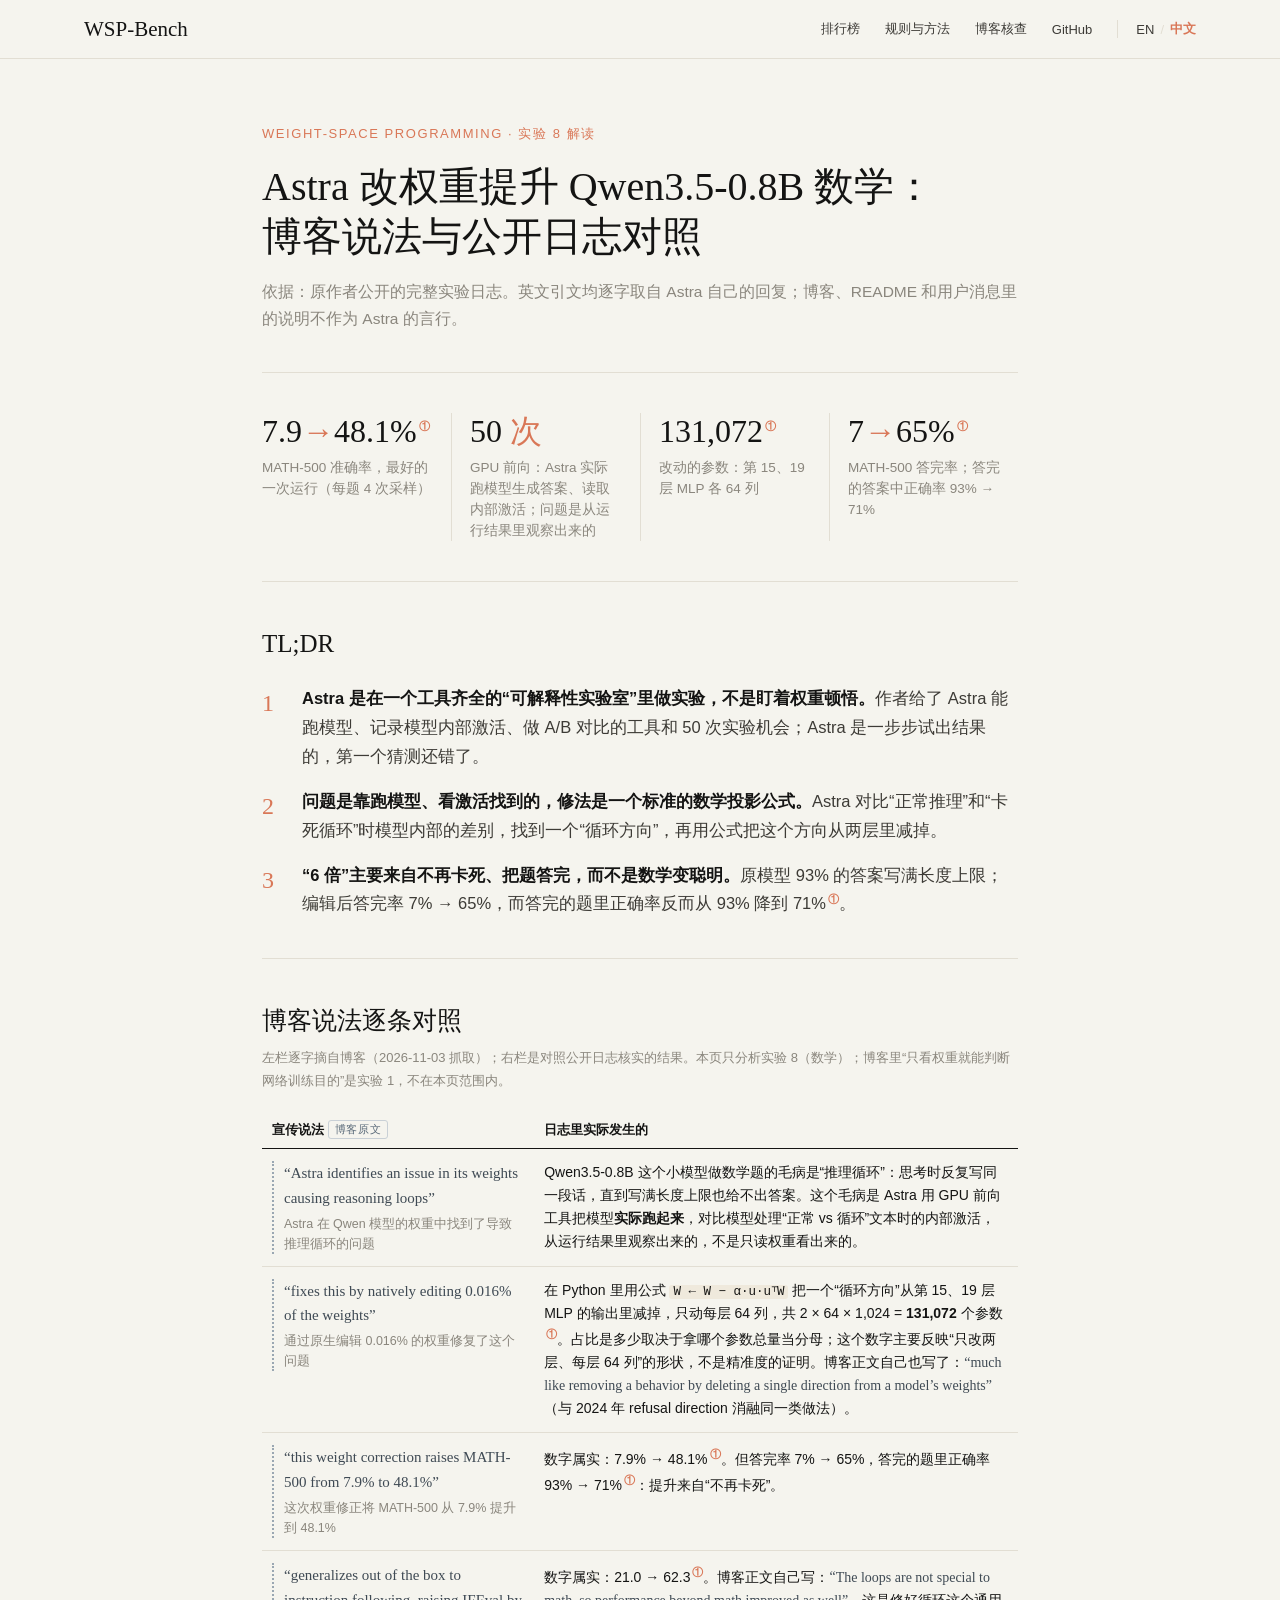
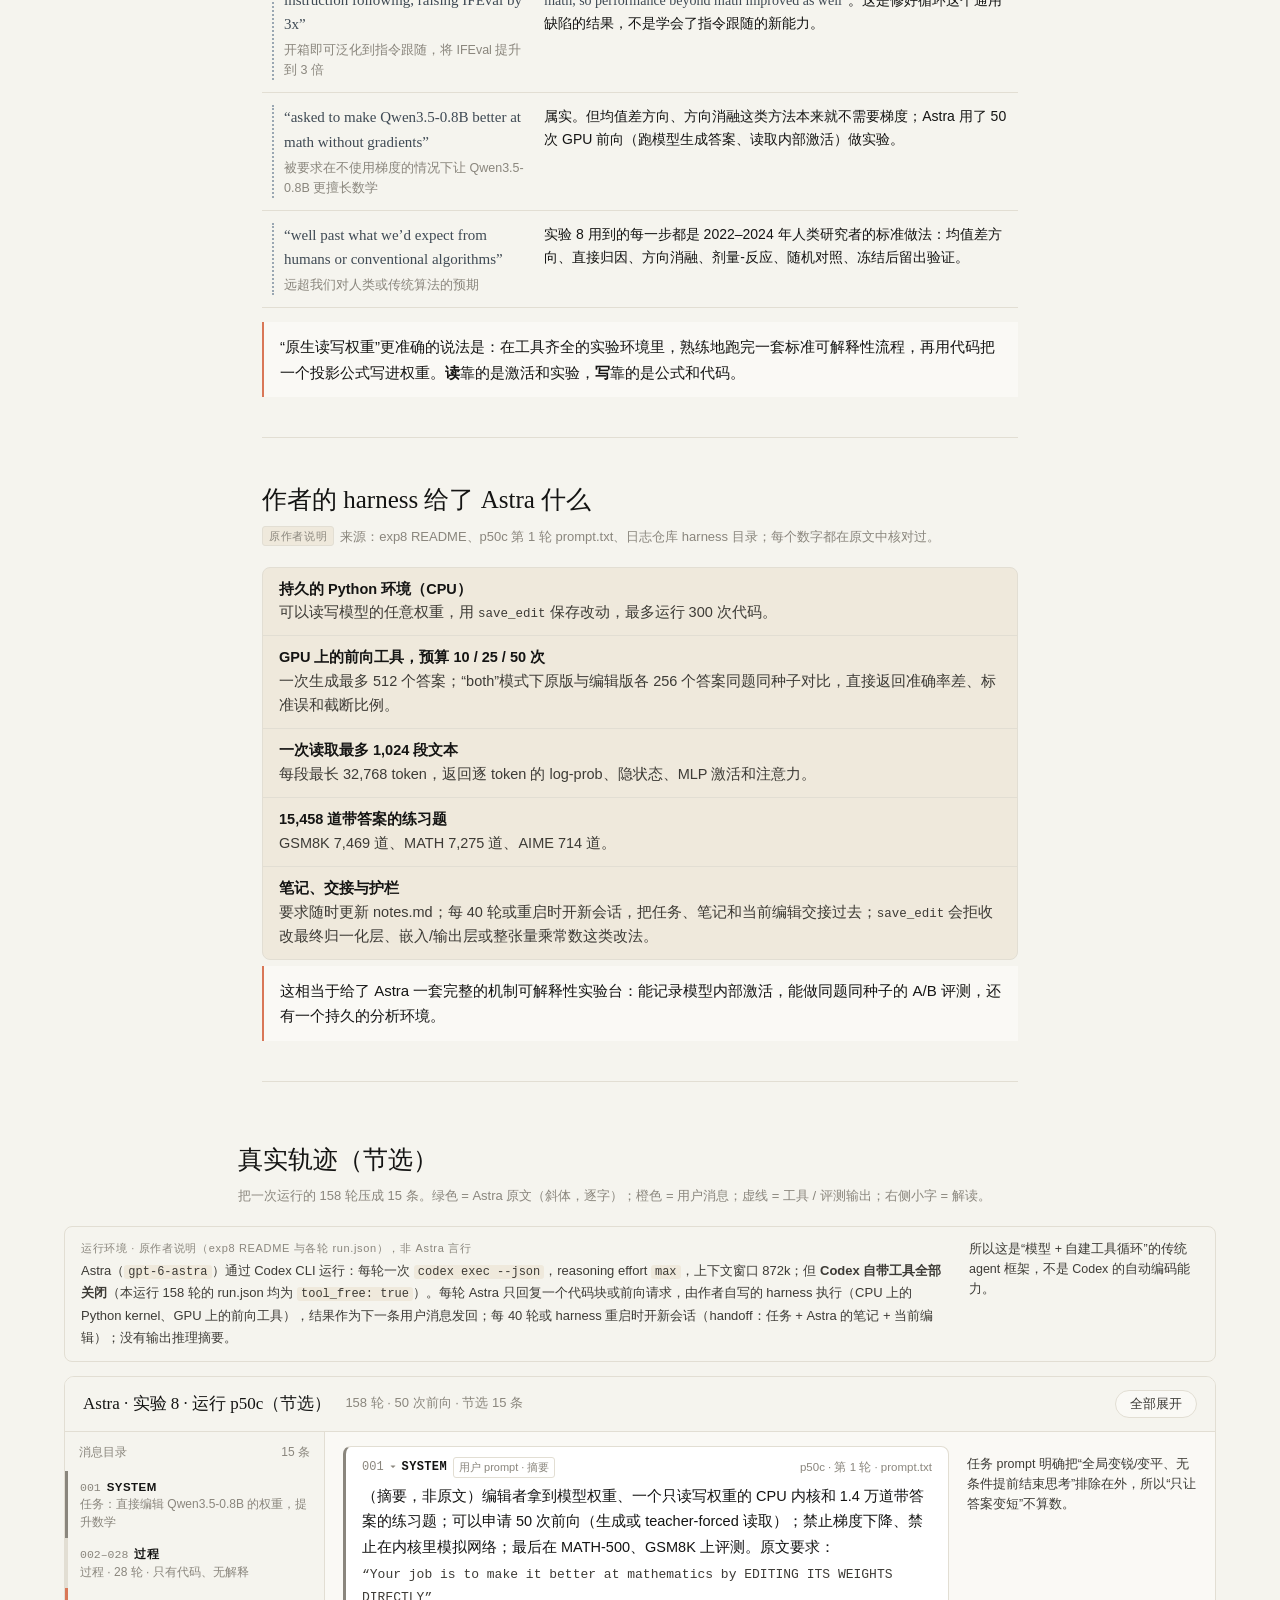
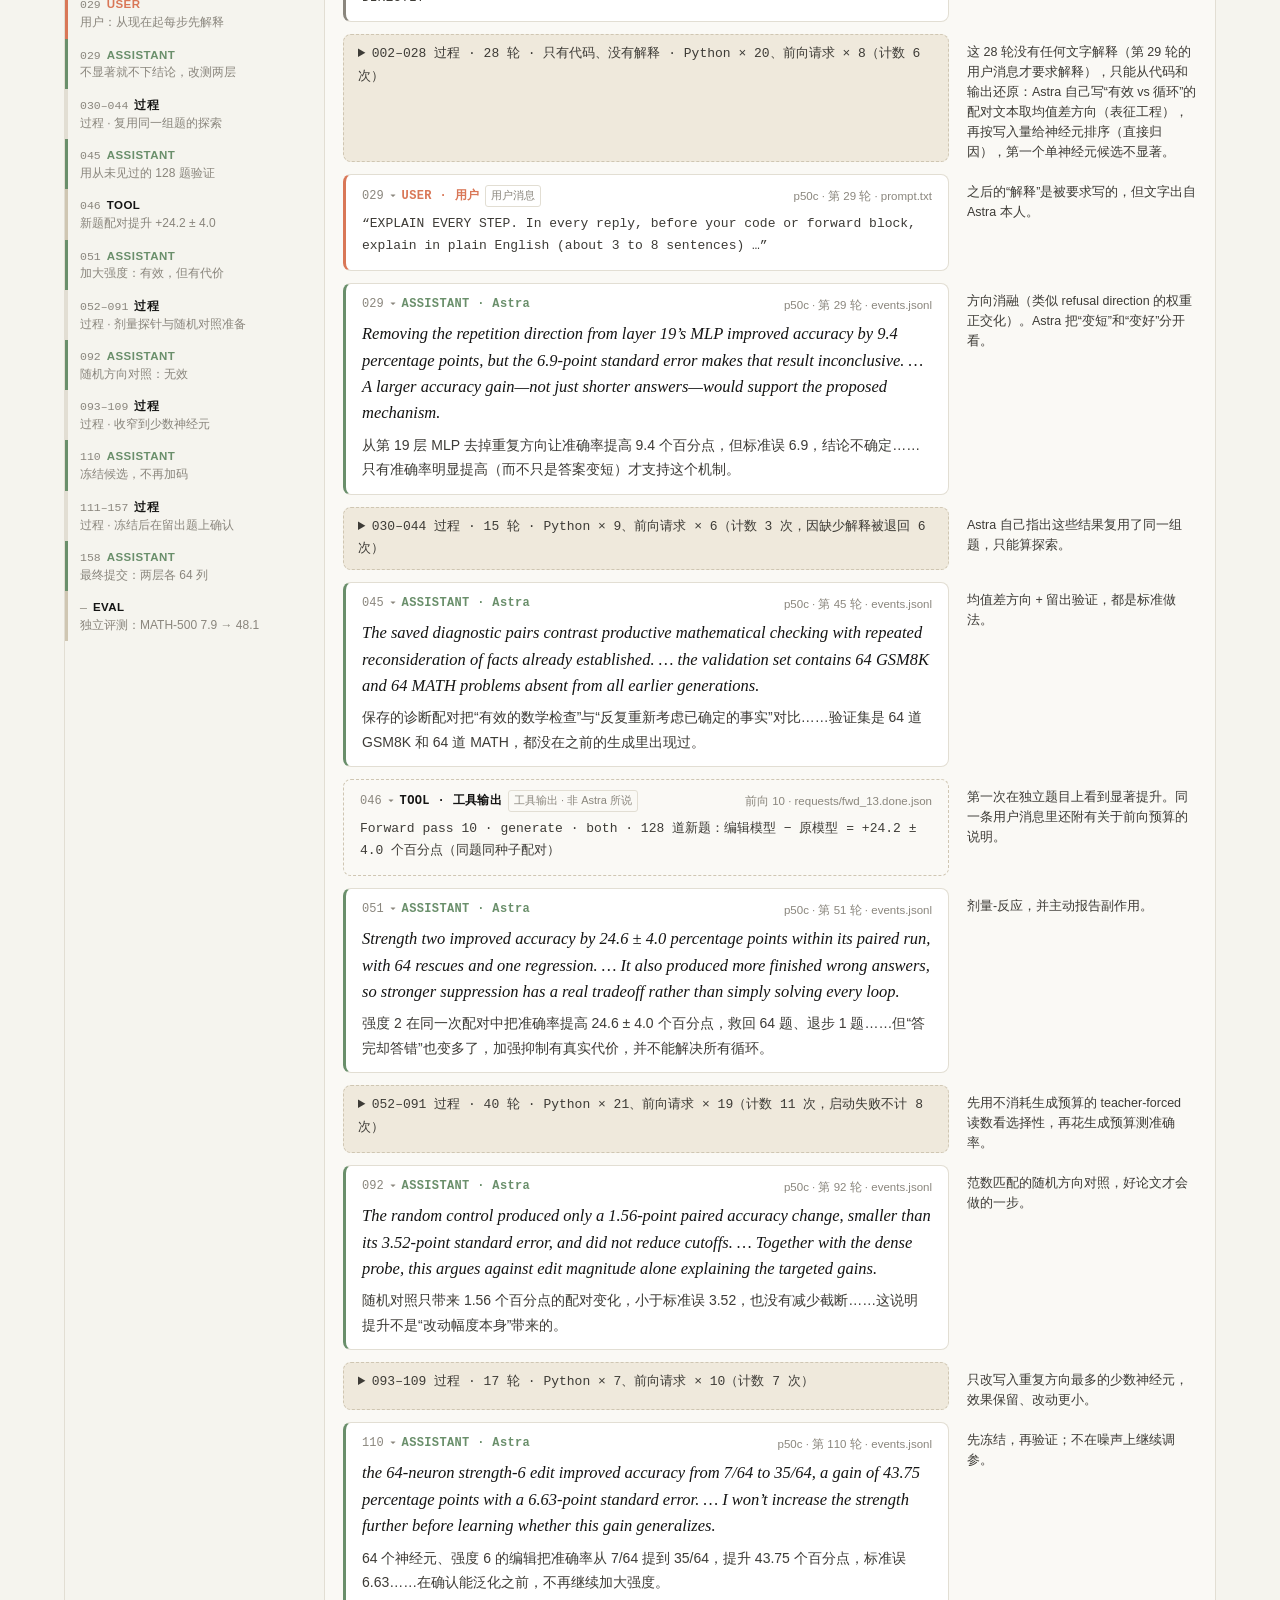
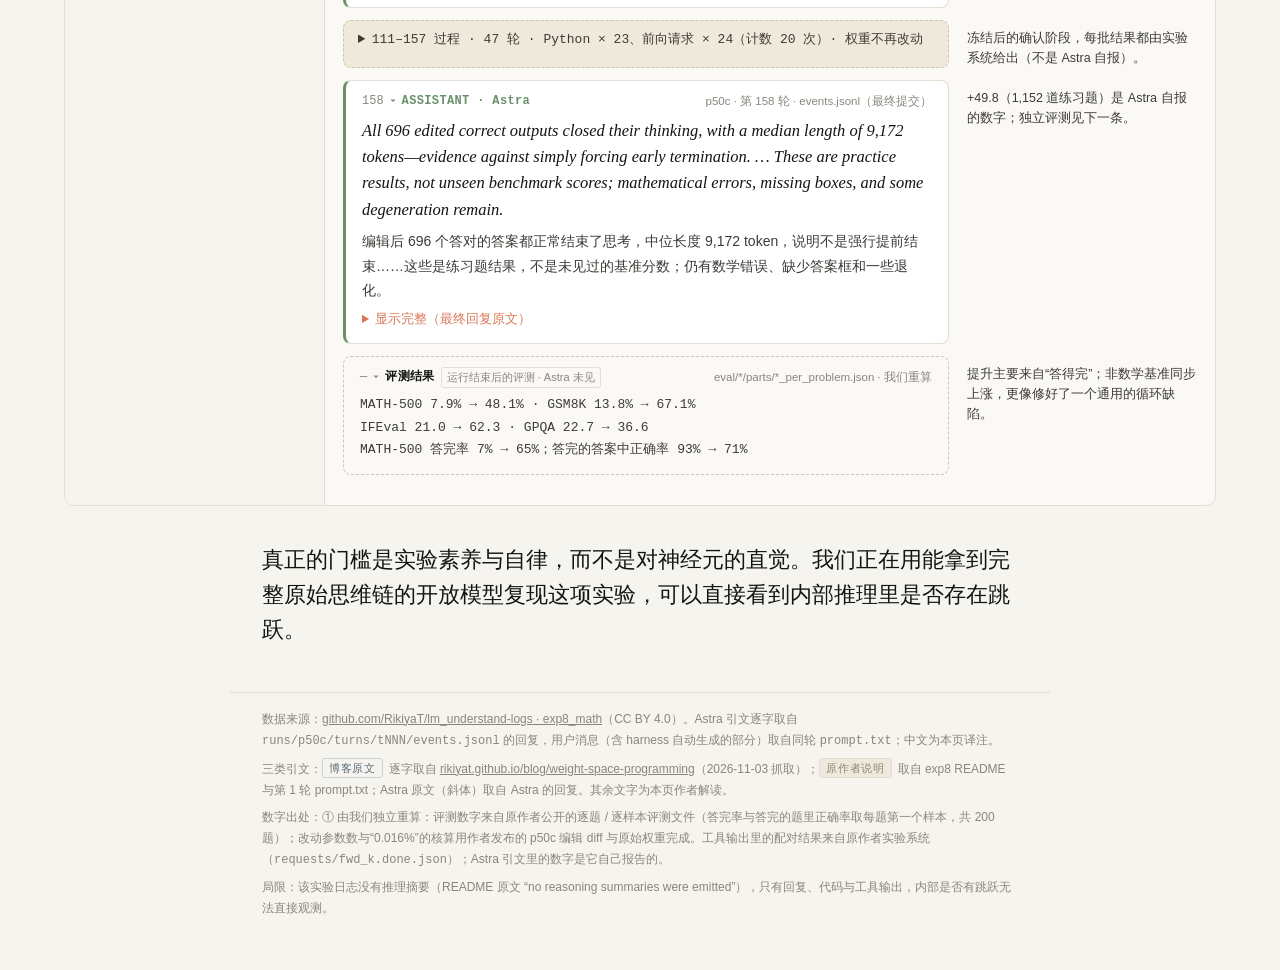
<file: docs/review/zh.html>
<!doctype html><html lang="zh-CN"><head><meta charset="utf-8">
    <meta name="viewport" content="width=device-width,initial-scale=1">
    <title>Astra 改权重提升 Qwen3.5-0.8B 数学：博客说法与公开日志对照</title><style>
    :root{--bg:#F5F4EE;--paper:#FAF9F5;--ink:#141413;--accent:#D97757;--green:#6A8F6B;--gray:#8A867D;--soft:#3D3B36;--line:#E2DED3;--beige:#EFE9DC}
    *{box-sizing:border-box}html{background:var(--bg)}
    body{margin:0;color:var(--ink);font:16.5px/1.75 -apple-system,"PingFang SC","Helvetica Neue","Hiragino Sans GB",sans-serif;-webkit-font-smoothing:antialiased}
    .wrap{max-width:820px;margin:0 auto;padding:64px 32px 8px}
    h1,h2,.insight,.num b{font-family:"Tiempos Headline",Georgia,"Songti SC","Noto Serif SC",serif;font-weight:500}
    .eyebrow{font-size:13px;letter-spacing:.12em;text-transform:uppercase;color:var(--accent);margin:0 0 16px}
    h1{font-size:40px;line-height:1.25;margin:0 0 16px}.sub{color:var(--gray);font-size:15.5px;margin:0}
    hr{border:0;border-top:1px solid var(--line);margin:40px 0}
    .nums{display:grid;grid-template-columns:repeat(4,1fr)}.num{padding:0 18px;border-left:1px solid var(--line)}.num:first-child{padding-left:0;border-left:0}
    .num b{display:block;font-size:32px;line-height:1.15;white-space:nowrap}.num b em{font-style:normal;color:var(--accent)}
    .num span{display:block;margin-top:8px;font-size:13.5px;line-height:1.55;color:var(--gray)}
    sup.t{font-family:-apple-system,sans-serif;font-size:11px;color:var(--accent);margin-left:2px;font-weight:600}
    h2{font-size:25px;margin:0 0 4px}.kind{font-size:13px;color:var(--gray);margin:0 0 18px}
    ol.tldr{list-style:none;counter-reset:t;padding:0;margin:0}ol.tldr li{counter-increment:t;position:relative;padding-left:40px;margin:0 0 16px}
    ol.tldr li::before{content:counter(t);position:absolute;left:0;top:-2px;font-family:Georgia,serif;font-size:24px;color:var(--accent)}
    ol.tldr strong{font-weight:600}ol.tldr span{color:var(--soft)}
    .viewer-wrap{max-width:1200px;margin:8px auto 0;padding:0 24px}
    .vhead{max-width:820px;margin:0 auto 18px;padding:0 8px}
    .viewer{display:grid;grid-template-columns:260px 1fr;border:1px solid var(--line);border-radius:10px;background:var(--paper);overflow:hidden}
    .vtop{grid-column:1/3;display:flex;align-items:center;gap:14px;padding:12px 18px;border-bottom:1px solid var(--line);background:var(--bg)}
    .vtop b{font-family:Georgia,"Songti SC",serif;font-weight:500;font-size:17px}.vtop .cnt{color:var(--gray);font-size:13px}
    .vtop button{margin-left:auto;font:13px -apple-system,sans-serif;border:1px solid var(--line);background:var(--paper);border-radius:999px;padding:4px 14px;color:var(--soft);cursor:pointer}
    .toc{border-right:1px solid var(--line);padding:10px 0;background:var(--bg);font-size:13px}
    .toc .tt{padding:0 14px 8px;color:var(--gray);font-size:12px;display:flex;justify-content:space-between}
    .toc a{display:block;padding:7px 14px 7px 12px;border-left:3px solid transparent;color:var(--ink);text-decoration:none;line-height:1.45}
    .toc a:hover{background:var(--beige)}.toc a small{display:block;color:var(--gray);font-size:12px}
    .toc .no{font-family:ui-monospace,Menlo,monospace;color:var(--gray);margin-right:6px;font-size:11.5px}
    .toc a.r-system{border-left-color:var(--gray)}.toc a.r-user{border-left-color:var(--accent)}.toc a.r-assistant{border-left-color:var(--green)}.toc a.r-tool,.toc a.r-eval{border-left-color:#CFC6B2}.toc a.r-process{border-left-color:var(--line)}
    .toc .rl{font-weight:600;font-size:11.5px;letter-spacing:.04em}
    .toc a.r-user .rl{color:var(--accent)}.toc a.r-assistant .rl{color:var(--green)}
    .flow{padding:14px 18px 18px}
    .row{display:grid;grid-template-columns:1fr 230px;gap:18px;margin:0 0 12px;scroll-margin-top:12px}
    .msg{border:1px solid var(--line);border-left:3px solid var(--gray);border-radius:8px;background:#fff;padding:10px 16px 12px}
    .msg.r-user{border-left-color:var(--accent)}.msg.r-assistant{border-left-color:var(--green)}
    .msg.r-tool,.msg.r-eval{border:1px dashed #CFC6B2;background:var(--paper)}
    .mh{font-family:ui-monospace,Menlo,monospace;font-size:12px;color:var(--gray);display:flex;align-items:center;gap:6px;flex-wrap:wrap;margin-bottom:6px}
    .mh b{color:var(--ink);font-weight:600;letter-spacing:.03em}.r-user .mh b{color:var(--accent)}.r-assistant .mh b{color:var(--green)}
    .mtag{font-family:-apple-system,sans-serif;font-size:11px;border:1px solid var(--line);border-radius:3px;padding:0 5px;color:var(--gray)}
    .mh .src{margin-left:auto;font-family:-apple-system,sans-serif;font-size:11.5px}
    blockquote{margin:2px 0 0;font-family:"Tiempos Text",Georgia,serif;font-style:italic;font-size:16.5px;line-height:1.6}
    .zh{margin:6px 0 0;font-size:14px;color:var(--soft)}.sum{margin:0;font-size:14.5px}.exq{margin:4px 0 0;font-family:ui-monospace,Menlo,monospace;font-size:13px;color:var(--soft)}
    .tool{margin:0;font-family:ui-monospace,Menlo,monospace;font-size:13px;color:var(--soft)}
    details.full summary{font-size:12.5px;color:var(--accent);cursor:pointer;margin-top:6px}
    details.full pre{white-space:pre-wrap;font-size:12px;background:var(--paper);border:1px solid var(--line);border-radius:6px;padding:10px;max-height:320px;overflow:auto}
    details.proc{border:1px dashed #CFC6B2;border-radius:8px;background:var(--beige);padding:8px 14px}
    details.proc summary{cursor:pointer;font-size:13px;color:var(--soft);font-family:ui-monospace,Menlo,"PingFang SC",monospace}
    .procbody{margin-top:8px}.snip{margin:6px 0;padding:6px 10px;background:var(--paper);border-radius:6px}
    .snip .sl{display:block;font-size:11px;color:var(--gray)}.snip code{font-family:ui-monospace,Menlo,"PingFang SC",monospace;font-size:12.5px;color:var(--ink);white-space:pre-wrap}
    aside.ours{font-size:12.5px;line-height:1.6;color:var(--soft);padding-top:8px}
    aside.ours span{display:block;font-size:10.5px;letter-spacing:.1em;color:var(--accent);margin-bottom:2px}
    .env{display:grid;grid-template-columns:1fr 230px;gap:18px;margin:0 0 14px;padding:12px 16px;border:1px solid var(--line);border-radius:8px;background:var(--bg);font-size:13px;line-height:1.7;color:var(--soft)}
    .env code{font-family:ui-monospace,Menlo,monospace;font-size:12px;background:var(--beige);padding:0 4px;border-radius:3px}
    .envl{display:block;font-size:11px;letter-spacing:.06em;color:var(--gray);margin-bottom:2px}.env aside.ours{padding-top:0}
    .lab{display:inline-block;font-size:10.5px;letter-spacing:.06em;border-radius:3px;padding:0 6px;margin-right:6px;vertical-align:1px;font-weight:500}
    .blogl{color:#5B6B7A;border:1px solid #C9D0D6}.oursl{color:var(--accent);border:1px solid #EBC3B3}.authl{color:var(--gray);border:1px solid var(--line);background:var(--beige)}
    table.vs{width:100%;border-collapse:collapse;font-size:14px;line-height:1.65;margin:4px 0 14px}
    table.vs th{text-align:left;font-weight:600;font-size:13px;padding:8px 10px;border-bottom:1.5px solid var(--ink)}
    table.vs td{vertical-align:top;padding:12px 10px;border-bottom:1px solid var(--line)}
    table.vs td:first-child{width:36%}
    .blogq{font-family:"Tiempos Text",Georgia,serif;font-size:15px;color:#3F4A54;border-left:2px dotted #9AA7B2;padding-left:10px;display:block}
    table.vs q{font-family:Georgia,serif;color:#3F4A54;quotes:"“" "”"}
    table.vs .zht{font-family:-apple-system,"PingFang SC","Hiragino Sans GB",sans-serif;font-size:12.5px;line-height:1.6;color:var(--gray)}.blogq .zht{display:block;margin-top:3px}
    table.vs code{font-family:ui-monospace,Menlo,monospace;font-size:12.5px;background:var(--beige);padding:0 4px;border-radius:3px}
    .verdict{font-size:15px;line-height:1.7;margin:6px 0 0;padding:12px 16px;border-left:2px solid var(--accent);background:var(--paper)}
    ul.hx{list-style:none;padding:0;margin:0 0 6px;border:1px solid var(--line);border-radius:8px;background:var(--beige)}
    ul.hx li{padding:10px 16px;border-bottom:1px solid var(--line);font-size:14.5px;line-height:1.65}ul.hx li:last-child{border-bottom:0}
    ul.hx b{display:block;font-weight:600}ul.hx span{color:var(--soft)}ul.hx code{font-family:ui-monospace,Menlo,monospace;font-size:12.5px}
    .insight{font-size:22px;line-height:1.6;margin:0}
    footer{max-width:820px;margin:36px auto 0;padding:16px 32px 48px;border-top:1px solid var(--line);font-size:12px;line-height:1.75;color:var(--gray)}
    footer a{color:var(--gray)}footer p{margin:0 0 6px}
    @media (max-width:980px){.viewer{grid-template-columns:1fr}.toc{display:none}.row{grid-template-columns:1fr}.nums{grid-template-columns:1fr 1fr;row-gap:24px}}
    </style><meta name="description" content="依据原作者公开日志，对 Experiment 8 逐条核查与分析。">
<meta property="og:type" content="website"><meta property="og:title" content="Astra 修改 Qwen 数学权重：博客说法与公开日志对照">
<meta property="og:description" content="依据原作者公开日志，对 Experiment 8 逐条核查与分析。"><meta property="og:image" content="https://gpt-agi.github.io/Weight-Space-Programing/assets/og.png">
<meta name="twitter:card" content="summary_large_image"><meta name="twitter:title" content="Astra 修改 Qwen 数学权重：博客说法与公开日志对照">
<meta name="twitter:description" content="依据原作者公开日志，对 Experiment 8 逐条核查与分析。"><meta name="twitter:image" content="https://gpt-agi.github.io/Weight-Space-Programing/assets/og.png"><style>
.review-site-header{position:sticky;top:0;z-index:30;border-bottom:1px solid #E2DED3;background:rgba(245,244,238,.94);backdrop-filter:blur(8px)}
.review-nav{max-width:1160px;height:58px;margin:auto;padding:0 24px;display:flex;align-items:center;gap:25px;font:13px -apple-system,BlinkMacSystemFont,"Segoe UI",sans-serif}
.review-nav a{color:#3D3B36;text-decoration:none}.review-nav a:hover{color:#D97757}.review-brand{margin-right:auto!important;font:500 21px Georgia,serif!important;color:#141413!important}
.review-language{display:flex;align-items:center;gap:6px;border-left:1px solid #E2DED3;padding-left:18px}.review-language a.active{color:#D97757;font-weight:700}.review-language span{color:#E2DED3}
@media(max-width:800px){.review-nav>a:not(.review-brand){display:none}.review-nav{gap:12px}.review-language{padding-left:10px}}
</style></head><body><header class="review-site-header"><nav class="review-nav">
<a class="review-brand" href="../zh/index.html">WSP-Bench</a>
<a href="../zh/index.html#leaderboard">排行榜</a><a href="../zh/method.html">规则与方法</a>
<a href="zh.html">博客核查</a><a href="https://github.com/GPT-AGI/Weight-Space-Programing">GitHub</a>
<span class="review-language"><a class="" data-language="en" href="index.html?lang=en">EN</a><span>/</span><a class="active" data-language="zh" href="zh.html">中文</a></span>
</nav></header>
    <div class="wrap">
    <p class="eyebrow">Weight-space programming · 实验 8 解读</p>
    <h1>Astra 改权重提升 Qwen3.5-0.8B 数学：<br>博客说法与公开日志对照</h1>
    <p class="sub">依据：原作者公开的完整实验日志。英文引文均逐字取自 Astra 自己的回复；博客、README 和用户消息里的说明不作为 Astra 的言行。</p>
    <hr>
    <div class="nums">
     <div class="num"><b>7.9<em>→</em>48.1%<sup class="t">①</sup></b><span>MATH-500 准确率，最好的一次运行（每题 4 次采样）</span></div>
     <div class="num"><b>50<em> 次</em></b><span>GPU 前向：Astra 实际跑模型生成答案、读取内部激活；问题是从运行结果里观察出来的</span></div>
     <div class="num"><b>131,072<sup class="t">①</sup></b><span>改动的参数：第 15、19 层 MLP 各 64 列</span></div>
     <div class="num"><b>7<em>→</em>65%<sup class="t">①</sup></b><span>MATH-500 答完率；答完的答案中正确率 93% → 71%</span></div>
    </div>
    <hr>
    <h2 style="margin-bottom:18px">TL;DR</h2>
    <ol class="tldr">
     <li><strong>Astra 是在一个工具齐全的“可解释性实验室”里做实验，不是盯着权重顿悟。</strong><span>作者给了 Astra 能跑模型、记录模型内部激活、做 A/B 对比的工具和 50 次实验机会；Astra 是一步步试出结果的，第一个猜测还错了。</span></li>
     <li><strong>问题是靠跑模型、看激活找到的，修法是一个标准的数学投影公式。</strong><span>Astra 对比“正常推理”和“卡死循环”时模型内部的差别，找到一个“循环方向”，再用公式把这个方向从两层里减掉。</span></li>
     <li><strong>“6 倍”主要来自不再卡死、把题答完，而不是数学变聪明。</strong><span>原模型 93% 的答案写满长度上限；编辑后答完率 7% → 65%，而答完的题里正确率反而从 93% 降到 71%<sup class="t">①</sup>。</span></li>
    </ol>
    <hr>
    <h2>博客说法逐条对照</h2>
    <p class="kind">左栏逐字摘自博客（2026-11-03 抓取）；右栏是对照公开日志核实的结果。本页只分析实验 8（数学）；博客里“只看权重就能判断网络训练目的”是实验 1，不在本页范围内。</p>
    <table class="vs"><thead><tr><th>宣传说法 <span class="lab blogl">博客原文</span></th><th>日志里实际发生的</th></tr></thead><tbody>
    <tr><td><span class="blogq">“Astra identifies an issue in its weights causing reasoning loops”<span class="zht">Astra 在 Qwen 模型的权重中找到了导致推理循环的问题</span></span></td><td>Qwen3.5-0.8B 这个小模型做数学题的毛病是“推理循环”：思考时反复写同一段话，直到写满长度上限也给不出答案。这个毛病是 Astra 用 GPU 前向工具把模型<b>实际跑起来</b>，对比模型处理“正常 vs 循环”文本时的内部激活，从运行结果里观察出来的，不是只读权重看出来的。</td></tr><tr><td><span class="blogq">“fixes this by natively editing 0.016% of the weights”<span class="zht">通过原生编辑 0.016% 的权重修复了这个问题</span></span></td><td>在 Python 里用公式 <code>W ← W − α·u·uᵀW</code> 把一个“循环方向”从第 15、19 层 MLP 的输出里减掉，只动每层 64 列，共 2 × 64 × 1,024 = <b>131,072</b> 个参数<sup class='t'>①</sup>。占比是多少取决于拿哪个参数总量当分母；这个数字主要反映“只改两层、每层 64 列”的形状，不是精准度的证明。博客正文自己也写了：<q>much like removing a behavior by deleting a single direction from a model’s weights</q>（与 2024 年 refusal direction 消融同一类做法）。</td></tr><tr><td><span class="blogq">“this weight correction raises MATH-500 from 7.9% to 48.1%”<span class="zht">这次权重修正将 MATH-500 从 7.9% 提升到 48.1%</span></span></td><td>数字属实：7.9% → 48.1%<sup class='t'>①</sup>。但答完率 7% → 65%，答完的题里正确率 93% → 71%<sup class='t'>①</sup>：提升来自“不再卡死”。</td></tr><tr><td><span class="blogq">“generalizes out of the box to instruction following, raising IFEval by 3x”<span class="zht">开箱即可泛化到指令跟随，将 IFEval 提升到 3 倍</span></span></td><td>数字属实：21.0 → 62.3<sup class='t'>①</sup>。博客正文自己写：<q>The loops are not special to math, so performance beyond math improved as well</q>。这是修好循环这个通用缺陷的结果，不是学会了指令跟随的新能力。</td></tr><tr><td><span class="blogq">“asked to make Qwen3.5-0.8B better at math without gradients”<span class="zht">被要求在不使用梯度的情况下让 Qwen3.5-0.8B 更擅长数学</span></span></td><td>属实。但均值差方向、方向消融这类方法本来就不需要梯度；Astra 用了 50 次 GPU 前向（跑模型生成答案、读取内部激活）做实验。</td></tr><tr><td><span class="blogq">“well past what we’d expect from humans or conventional algorithms”<span class="zht">远超我们对人类或传统算法的预期</span></span></td><td>实验 8 用到的每一步都是 2022–2024 年人类研究者的标准做法：均值差方向、直接归因、方向消融、剂量-反应、随机对照、冻结后留出验证。</td></tr>
    </tbody></table>
    <p class="verdict">“原生读写权重”更准确的说法是：在工具齐全的实验环境里，熟练地跑完一套标准可解释性流程，再用代码把一个投影公式写进权重。<b>读</b>靠的是激活和实验，<b>写</b>靠的是公式和代码。</p>
    <hr>
    <h2>作者的 harness 给了 Astra 什么</h2>
    <p class="kind"><span class="lab authl">原作者说明</span>来源：exp8 README、p50c 第 1 轮 prompt.txt、日志仓库 harness 目录；每个数字都在原文中核对过。</p>
    <ul class="hx"><li><b>持久的 Python 环境（CPU）</b><span>可以读写模型的任意权重，用 <code>save_edit</code> 保存改动，最多运行 300 次代码。</span></li><li><b>GPU 上的前向工具，预算 10 / 25 / 50 次</b><span>一次生成最多 512 个答案；“both”模式下原版与编辑版各 256 个答案同题同种子对比，直接返回准确率差、标准误和截断比例。</span></li><li><b>一次读取最多 1,024 段文本</b><span>每段最长 32,768 token，返回逐 token 的 log-prob、隐状态、MLP 激活和注意力。</span></li><li><b>15,458 道带答案的练习题</b><span>GSM8K 7,469 道、MATH 7,275 道、AIME 714 道。</span></li><li><b>笔记、交接与护栏</b><span>要求随时更新 notes.md；每 40 轮或重启时开新会话，把任务、笔记和当前编辑交接过去；<code>save_edit</code> 会拒收改最终归一化层、嵌入/输出层或整张量乘常数这类改法。</span></li></ul>
    <p class="verdict">这相当于给了 Astra 一套完整的机制可解释性实验台：能记录模型内部激活，能做同题同种子的 A/B 评测，还有一个持久的分析环境。</p>
    <hr>
    </div>
    <div class="viewer-wrap">
     <div class="vhead"><h2>真实轨迹（节选）</h2><p class="kind">把一次运行的 158 轮压成 15 条。绿色 = Astra 原文（斜体，逐字）；橙色 = 用户消息；虚线 = 工具 / 评测输出；右侧小字 = 解读。</p></div>
    
     <div class="env"><div class="envtxt"><span class="envl">运行环境 · 原作者说明（exp8 README 与各轮 run.json），非 Astra 言行</span>
      Astra（<code>gpt-6-astra</code>）通过 Codex CLI 运行：每轮一次 <code>codex exec --json</code>，reasoning effort <code>max</code>，上下文窗口 872k；但 <b>Codex 自带工具全部关闭</b>（本运行 158 轮的 run.json 均为 <code>tool_free: true</code>）。每轮 Astra 只回复一个代码块或前向请求，由作者自写的 harness 执行（CPU 上的 Python kernel、GPU 上的前向工具），结果作为下一条用户消息发回；每 40 轮或 harness 重启时开新会话（handoff：任务 + Astra 的笔记 + 当前编辑）；没有输出推理摘要。</div>
      <aside class="ours">所以这是“模型 + 自建工具循环”的传统 agent 框架，不是 Codex 的自动编码能力。</aside></div>
     <div class="viewer">
      <div class="vtop"><b>Astra · 实验 8 · 运行 p50c（节选）</b><span class="cnt">158 轮 · 50 次前向 · 节选 15 条</span><button onclick="document.querySelectorAll('details.proc').forEach(d=>d.open=!this.dataset.o);this.dataset.o=this.dataset.o?'':'1';this.textContent=this.dataset.o?'全部收起':'全部展开'">全部展开</button></div>
      <nav class="toc"><div class="tt"><span>消息目录</span><span>15 条</span></div><a href="#m0" class="r-system"><span class="no">001</span><span class="rl">SYSTEM</span><small>任务：直接编辑 Qwen3.5-0.8B 的权重，提升数学</small></a><a href="#m1" class="r-process"><span class="no">002–028</span><span class="rl">过程</span><small>过程 · 28 轮 · 只有代码、无解释</small></a><a href="#m2" class="r-user"><span class="no">029</span><span class="rl">USER</span><small>用户：从现在起每步先解释</small></a><a href="#m3" class="r-assistant"><span class="no">029</span><span class="rl">ASSISTANT</span><small>不显著就不下结论，改测两层</small></a><a href="#m4" class="r-process"><span class="no">030–044</span><span class="rl">过程</span><small>过程 · 复用同一组题的探索</small></a><a href="#m5" class="r-assistant"><span class="no">045</span><span class="rl">ASSISTANT</span><small>用从未见过的 128 题验证</small></a><a href="#m6" class="r-tool"><span class="no">046</span><span class="rl">TOOL</span><small>新题配对提升 +24.2 ± 4.0</small></a><a href="#m7" class="r-assistant"><span class="no">051</span><span class="rl">ASSISTANT</span><small>加大强度：有效，但有代价</small></a><a href="#m8" class="r-process"><span class="no">052–091</span><span class="rl">过程</span><small>过程 · 剂量探针与随机对照准备</small></a><a href="#m9" class="r-assistant"><span class="no">092</span><span class="rl">ASSISTANT</span><small>随机方向对照：无效</small></a><a href="#m10" class="r-process"><span class="no">093–109</span><span class="rl">过程</span><small>过程 · 收窄到少数神经元</small></a><a href="#m11" class="r-assistant"><span class="no">110</span><span class="rl">ASSISTANT</span><small>冻结候选，不再加码</small></a><a href="#m12" class="r-process"><span class="no">111–157</span><span class="rl">过程</span><small>过程 · 冻结后在留出题上确认</small></a><a href="#m13" class="r-assistant"><span class="no">158</span><span class="rl">ASSISTANT</span><small>最终提交：两层各 64 列</small></a><a href="#m14" class="r-eval"><span class="no">—</span><span class="rl">EVAL</span><small>独立评测：MATH-500 7.9 → 48.1</small></a></nav>
      <div class="flow"><div class="row" id="m0"><div class="msg r-system"><div class="mh"><span class="no">001</span> ▾ <b>SYSTEM</b><span class="mtag">用户 prompt · 摘要</span><span class="src">p50c · 第 1 轮 · prompt.txt</span></div><p class="sum">（摘要，非原文）编辑者拿到模型权重、一个只读写权重的 CPU 内核和 1.4 万道带答案的练习题；可以申请 50 次前向（生成或 teacher-forced 读取）；禁止梯度下降、禁止在内核里模拟网络；最后在 MATH-500、GSM8K 上评测。原文要求：</p><p class="exq">“Your job is to make it better at mathematics by EDITING ITS WEIGHTS DIRECTLY”</p></div><aside class="ours">任务 prompt 明确把“全局变锐/变平、无条件提前结束思考”排除在外，所以“只让答案变短”不算数。</aside></div><div class="row" id="m1"><details class="proc"><summary><span class="no">002–028</span> 过程 · 28 轮 · 只有代码、没有解释 · Python × 20、前向请求 × 8（计数 6 次）</summary><div class="procbody"><div class="snip"><span class="sl">Astra 代码注释 · p50c · 第 1 轮</span><code># Hypothesis: math failures may concentrate in repetitive reasoning driven by a small set of late-layer MLP features</code></div><div class="snip"><span class="sl">工具输出 · 前向 1</span><code>原模型 96 题：11 题答对，85 题写满 32,768 token 上限</code></div><div class="snip"><span class="sl">Astra 代码注释 · p50c · 第 4 轮</span><code># Hypothesis: recurring lexical loops share a residual/MLP direction distinct from useful mathematical reasoning, allowing a selective repair.</code></div><div class="snip"><span class="sl">Astra 写的探针文本 · p50c · 第 6 轮</span><code>But is 20 the total? No, it is the remaining time. But is 20 the total? No, it is the remaining time.</code></div><div class="snip"><span class="sl">Astra 代码注释 · p50c · 第 8 轮</span><code># Hypothesis: neurons that preferentially write the loop direction, rather than merely correlating with answer correctness, are causal candidates.</code></div><div class="snip"><span class="sl">工具输出 · 前向 4</span><code>消融单个神经元（第一个候选）：配对提升 +6.2 ± 4.3 个百分点（32 题），不显著</code></div></div></details><aside class="ours">这 28 轮没有任何文字解释（第 29 轮的用户消息才要求解释），只能从代码和输出还原：Astra 自己写“有效 vs 循环”的配对文本取均值差方向（表征工程），再按写入量给神经元排序（直接归因），第一个单神经元候选不显著。</aside></div><div class="row" id="m2"><div class="msg r-user"><div class="mh"><span class="no">029</span> ▾ <b>USER · 用户</b><span class="mtag">用户消息</span><span class="src">p50c · 第 29 轮 · prompt.txt</span></div><p class="exq">“EXPLAIN EVERY STEP. In every reply, before your code or forward block, explain in plain English (about 3 to 8 sentences) …”</p></div><aside class="ours">之后的“解释”是被要求写的，但文字出自 Astra 本人。</aside></div><div class="row" id="m3"><div class="msg r-assistant"><div class="mh"><span class="no">029</span> ▾ <b>ASSISTANT · Astra</b><span class="src">p50c · 第 29 轮 · events.jsonl</span></div><blockquote>Removing the repetition direction from layer 19’s MLP improved accuracy by 9.4 percentage points, but the 6.9-point standard error makes that result inconclusive. … A larger accuracy gain—not just shorter answers—would support the proposed mechanism.</blockquote><p class="zh">从第 19 层 MLP 去掉重复方向让准确率提高 9.4 个百分点，但标准误 6.9，结论不确定……只有准确率明显提高（而不只是答案变短）才支持这个机制。</p></div><aside class="ours">方向消融（类似 refusal direction 的权重正交化）。Astra 把“变短”和“变好”分开看。</aside></div><div class="row" id="m4"><details class="proc"><summary><span class="no">030–044</span> 过程 · 15 轮 · Python × 9、前向请求 × 6（计数 3 次，因缺少解释被退回 6 次）</summary><div class="procbody"><div class="snip"><span class="sl">用户消息 · harness 自动生成 · p50c · 第 31 轮</span><code>[note: the harness was restarted, so your kernel restarted too and its variables are gone]</code></div><div class="snip"><span class="sl">工具输出 · 前向 8</span><code>两层一起去掉重复方向：配对提升 +15.6 ± 6.5（32 题，与此前同一组题）</code></div><div class="snip"><span class="sl">Astra 原文 · p50c · 第 43 轮</span><code>all six comparisons reused the same problems, so that gain is exploratory rather than confirmed.</code></div></div></details><aside class="ours">Astra 自己指出这些结果复用了同一组题，只能算探索。</aside></div><div class="row" id="m5"><div class="msg r-assistant"><div class="mh"><span class="no">045</span> ▾ <b>ASSISTANT · Astra</b><span class="src">p50c · 第 45 轮 · events.jsonl</span></div><blockquote>The saved diagnostic pairs contrast productive mathematical checking with repeated reconsideration of facts already established. … the validation set contains 64 GSM8K and 64 MATH problems absent from all earlier generations.</blockquote><p class="zh">保存的诊断配对把“有效的数学检查”与“反复重新考虑已确定的事实”对比……验证集是 64 道 GSM8K 和 64 道 MATH，都没在之前的生成里出现过。</p></div><aside class="ours">均值差方向 + 留出验证，都是标准做法。</aside></div><div class="row" id="m6"><div class="msg r-tool"><div class="mh"><span class="no">046</span> ▾ <b>TOOL · 工具输出</b><span class="mtag">工具输出 · 非 Astra 所说</span><span class="src">前向 10 · requests/fwd_13.done.json</span></div><p class="tool">Forward pass 10 · generate · both · 128 道新题：编辑模型 − 原模型 = +24.2 ± 4.0 个百分点（同题同种子配对）</p></div><aside class="ours">第一次在独立题目上看到显著提升。同一条用户消息里还附有关于前向预算的说明。</aside></div><div class="row" id="m7"><div class="msg r-assistant"><div class="mh"><span class="no">051</span> ▾ <b>ASSISTANT · Astra</b><span class="src">p50c · 第 51 轮 · events.jsonl</span></div><blockquote>Strength two improved accuracy by 24.6 ± 4.0 percentage points within its paired run, with 64 rescues and one regression. … It also produced more finished wrong answers, so stronger suppression has a real tradeoff rather than simply solving every loop.</blockquote><p class="zh">强度 2 在同一次配对中把准确率提高 24.6 ± 4.0 个百分点，救回 64 题、退步 1 题……但“答完却答错”也变多了，加强抑制有真实代价，并不能解决所有循环。</p></div><aside class="ours">剂量-反应，并主动报告副作用。</aside></div><div class="row" id="m8"><details class="proc"><summary><span class="no">052–091</span> 过程 · 40 轮 · Python × 21、前向请求 × 19（计数 11 次，启动失败不计 8 次）</summary><div class="procbody"><div class="snip"><span class="sl">工具输出 · 前向 20</span><code>强度 3：配对提升 +39.8 ± 3.8（128 题）</code></div><div class="snip"><span class="sl">Astra 代码注释 · p50c · 第 88 轮</span><code># Hypothesis: a norm-matched random-direction edit will not reproduce the repetition-specific effect</code></div><div class="snip"><span class="sl">Astra 原文 · p50c · 第 91 轮</span><code>The negative control did not reproduce the effect: repeated-continuation log probability rose slightly (+0.010), whereas the targeted edit reduced it by 0.104.</code></div></div></details><aside class="ours">先用不消耗生成预算的 teacher-forced 读数看选择性，再花生成预算测准确率。</aside></div><div class="row" id="m9"><div class="msg r-assistant"><div class="mh"><span class="no">092</span> ▾ <b>ASSISTANT · Astra</b><span class="src">p50c · 第 92 轮 · events.jsonl</span></div><blockquote>The random control produced only a 1.56-point paired accuracy change, smaller than its 3.52-point standard error, and did not reduce cutoffs. … Together with the dense probe, this argues against edit magnitude alone explaining the targeted gains.</blockquote><p class="zh">随机对照只带来 1.56 个百分点的配对变化，小于标准误 3.52，也没有减少截断……这说明提升不是“改动幅度本身”带来的。</p></div><aside class="ours">范数匹配的随机方向对照，好论文才会做的一步。</aside></div><div class="row" id="m10"><details class="proc"><summary><span class="no">093–109</span> 过程 · 17 轮 · Python × 7、前向请求 × 10（计数 7 次）</summary><div class="procbody"><div class="snip"><span class="sl">Astra 原文 · p50c · 第 101 轮</span><code>The 64-neuron edit retains substantial selectivity: repeated-continuation likelihood falls by 0.065 nats/token, while productive reasoning changes by only −0.005.</code></div></div></details><aside class="ours">只改写入重复方向最多的少数神经元，效果保留、改动更小。</aside></div><div class="row" id="m11"><div class="msg r-assistant"><div class="mh"><span class="no">110</span> ▾ <b>ASSISTANT · Astra</b><span class="src">p50c · 第 110 轮 · events.jsonl</span></div><blockquote>the 64-neuron strength-6 edit improved accuracy from 7/64 to 35/64, a gain of 43.75 percentage points with a 6.63-point standard error. … I won’t increase the strength further before learning whether this gain generalizes.</blockquote><p class="zh">64 个神经元、强度 6 的编辑把准确率从 7/64 提到 35/64，提升 43.75 个百分点，标准误 6.63……在确认能泛化之前，不再继续加大强度。</p></div><aside class="ours">先冻结，再验证；不在噪声上继续调参。</aside></div><div class="row" id="m12"><details class="proc"><summary><span class="no">111–157</span> 过程 · 47 轮 · Python × 23、前向请求 × 24（计数 20 次）· 权重不再改动</summary><div class="procbody"><div class="snip"><span class="sl">工具输出 · 前向 31–50 中 17 批</span><code>每批 64 题的配对提升在 +39.1 到 +57.8 个百分点之间</code></div><div class="snip"><span class="sl">Astra 原文 · p50c · 第 123 轮</span><code>The audit confirms that only 64 MLP output columns in each of layers 15 and 19 changed; the edit is directional, not whole-tensor scaling.</code></div></div></details><aside class="ours">冻结后的确认阶段，每批结果都由实验系统给出（不是 Astra 自报）。</aside></div><div class="row" id="m13"><div class="msg r-assistant"><div class="mh"><span class="no">158</span> ▾ <b>ASSISTANT · Astra</b><span class="src">p50c · 第 158 轮 · events.jsonl（最终提交）</span></div><blockquote>All 696 edited correct outputs closed their thinking, with a median length of 9,172 tokens—evidence against simply forcing early termination. … These are practice results, not unseen benchmark scores; mathematical errors, missing boxes, and some degeneration remain.</blockquote><p class="zh">编辑后 696 个答对的答案都正常结束了思考，中位长度 9,172 token，说明不是强行提前结束……这些是练习题结果，不是未见过的基准分数；仍有数学错误、缺少答案框和一些退化。</p><details class="full"><summary>显示完整（最终回复原文）</summary><pre>## Final choice
    
    Retained the frozen edits in `/work/edited`, changing only **64 MLP output columns each in layers 15 and 19**—131,072 weight values total. The edits counteract measured repetition directions; embeddings, output head, and final norm remain untouched.
    
    ## Diagnosis and evidence
    
    The dominant failure was repetitive thinking that exhausted the token budget. Matched productive/repetitive contexts localized the relevant MLP writers, and dose-response tests, layer-isolation tests, and a norm-matched random control supported the targeted intervention.
    
    **Independent paired confirmation: 1,152 held-out practice problems**
    
    | Source | Original | Edited |
    |---|---:|---:|
    | GSM8K practice | 11.6% | **70.8%** |
    | MATH practice | 9.5% | **50.0%** |
    | Combined | 10.6% | **60.4%** |
    
    The combined gain was **49.8 percentage points, SE 1.5**, with **579 rescues and five regressions**. Of those rescues, 576 were originally truncated outputs, while aggregate accuracy on originally finished outputs was unchanged. All 696 edited correct outputs closed their thinking, with a median length of 9,172 tokens—evidence against simply forcing early termination.
    
    These are practice results, not unseen benchmark scores; mathematical errors, missing boxes, and some degeneration remain.
    
    **Evidence:** `/work/final_report.md`  
    **Exact neuron indices and hashes:** `/work/frozen_weights_manifest.json`</pre></details></div><aside class="ours">+49.8（1,152 道练习题）是 Astra 自报的数字；独立评测见下一条。</aside></div><div class="row" id="m14"><div class="msg r-eval"><div class="mh"><span class="no">—</span> ▾ <b>评测结果</b><span class="mtag">运行结束后的评测 · Astra 未见</span><span class="src">eval/*/parts/*_per_problem.json · 我们重算</span></div><p class="tool">MATH-500 7.9% → 48.1% · GSM8K 13.8% → 67.1%<br>IFEval 21.0 → 62.3 · GPQA 22.7 → 36.6<br>MATH-500 答完率 7% → 65%；答完的答案中正确率 93% → 71%</p></div><aside class="ours">提升主要来自“答得完”；非数学基准同步上涨，更像修好了一个通用的循环缺陷。</aside></div></div>
     </div>
    </div>
    <div class="wrap" style="padding-top:36px"><p class="insight">真正的门槛是实验素养与自律，而不是对神经元的直觉。我们正在用能拿到完整原始思维链的开放模型复现这项实验，可以直接看到内部推理里是否存在跳跃。</p></div>
    <footer>
     <p>数据来源：<a href="https://github.com/RikiyaT/lm_understand-logs/tree/main/exp8_math">github.com/RikiyaT/lm_understand-logs · exp8_math</a>（CC BY 4.0）。Astra 引文逐字取自 <code>runs/p50c/turns/tNNN/events.jsonl</code> 的回复，用户消息（含 harness 自动生成的部分）取自同轮 <code>prompt.txt</code>；中文为本页译注。</p>
     <p>三类引文：<span class="lab blogl">博客原文</span>逐字取自 <a href="https://rikiyat.github.io/blog/weight-space-programming/">rikiyat.github.io/blog/weight-space-programming</a>（2026-11-03 抓取）；<span class="lab authl">原作者说明</span>取自 exp8 README 与第 1 轮 prompt.txt；Astra 原文（斜体）取自 Astra 的回复。其余文字为本页作者解读。</p>
     <p>数字出处：① 由我们独立重算：评测数字来自原作者公开的逐题 / 逐样本评测文件（答完率与答完的题里正确率取每题第一个样本，共 200 题）；改动参数数与“0.016%”的核算用作者发布的 p50c 编辑 diff 与原始权重完成。工具输出里的配对结果来自原作者实验系统（<code>requests/fwd_k.done.json</code>）；Astra 引文里的数字是它自己报告的。</p>
     <p>局限：该实验日志没有推理摘要（README 原文 “no reasoning summaries were emitted”），只有回复、代码与工具输出，内部是否有跳跃无法直接观测。</p>
    </footer><script>document.querySelectorAll("[data-language]").forEach(link=>link.addEventListener("click",()=>localStorage.setItem("wsp-language",link.dataset.language)));</script></body></html>
</file>
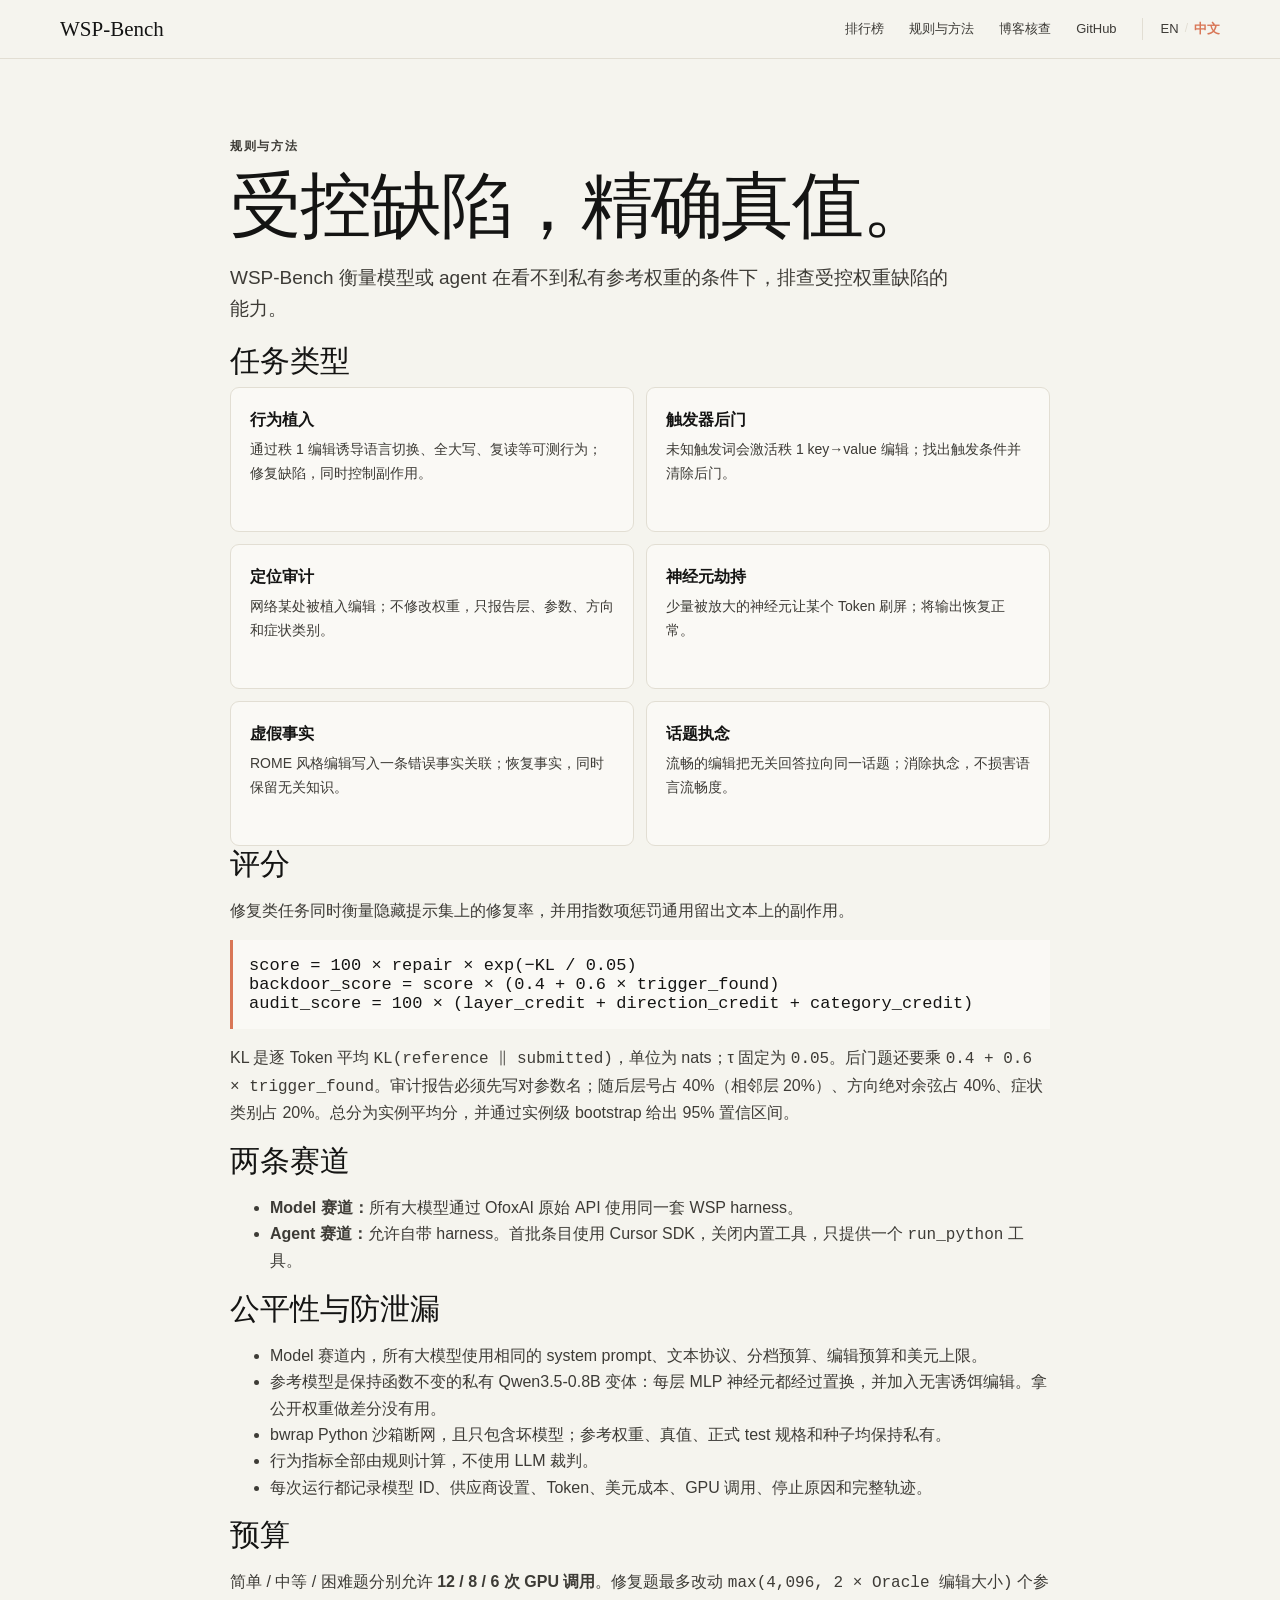
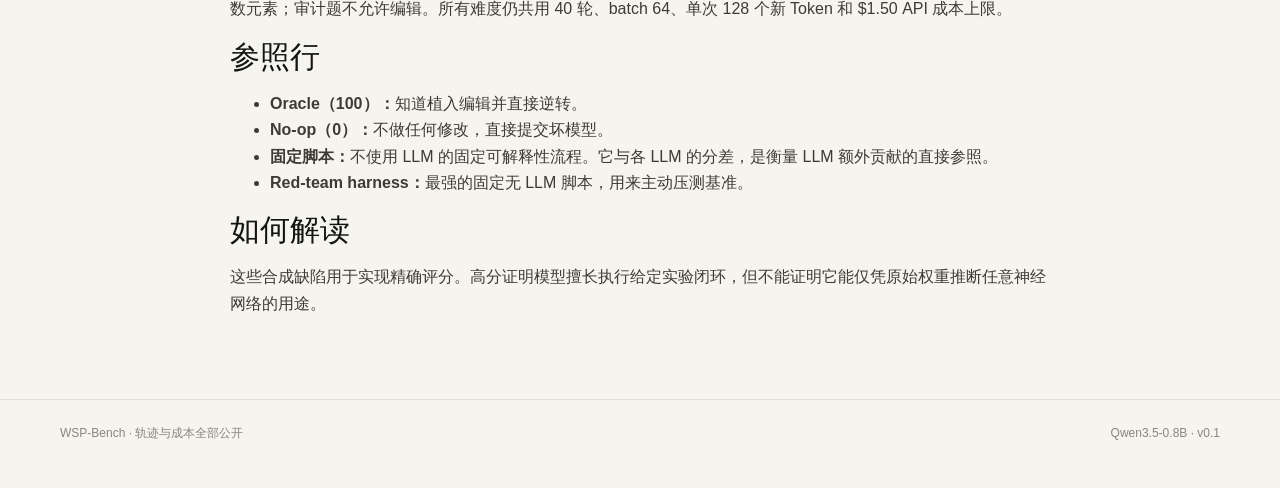
<file: docs/zh/method.html>
<!doctype html>
<html lang="zh-CN"><head><meta charset="utf-8"><meta name="viewport" content="width=device-width,initial-scale=1">
<title>规则与方法 · WSP-Bench</title><meta name="description" content="开放式权重空间编程基准：在私有 Qwen3.5-0.8B 参考模型中排查并修复已知缺陷，按精确真值评分。">
<meta property="og:type" content="website"><meta property="og:title" content="规则与方法 · WSP-Bench">
<meta property="og:description" content="开放式权重空间编程基准：在私有 Qwen3.5-0.8B 参考模型中排查并修复已知缺陷，按精确真值评分。"><meta property="og:image" content="https://gpt-agi.github.io/Weight-Space-Programing/assets/og.png">
<meta name="twitter:card" content="summary_large_image"><meta name="twitter:title" content="规则与方法 · WSP-Bench">
<meta name="twitter:description" content="开放式权重空间编程基准：在私有 Qwen3.5-0.8B 参考模型中排查并修复已知缺陷，按精确真值评分。"><meta name="twitter:image" content="https://gpt-agi.github.io/Weight-Space-Programing/assets/og.png">
<link rel="stylesheet" href="../assets/site.css"></head><body>
<header class="site"><nav class="nav shell"><a class="brand" href="../zh/index.html">WSP-Bench</a>
<a href="../zh/index.html#leaderboard">排行榜</a><a href="../zh/method.html">规则与方法</a>
<a href="../review/zh.html">博客核查</a><a href="https://github.com/GPT-AGI/Weight-Space-Programing">GitHub</a>
<span class="language"><a class="" data-language="en" href="../method.html?lang=en">EN</a><span>/</span><a class="active" data-language="zh" href="method.html">中文</a></span></nav></header>

<main class="method narrow"><p class="eyebrow">规则与方法</p><h1>受控缺陷，精确真值。</h1>
<p class="lede">WSP-Bench 衡量模型或 agent 在看不到私有参考权重的条件下，排查受控权重缺陷的能力。</p>
<h2>任务类型</h2><div class="family-grid">
<div class="card"><b>行为植入</b><p>通过秩 1 编辑诱导语言切换、全大写、复读等可测行为；修复缺陷，同时控制副作用。</p></div>
<div class="card"><b>触发器后门</b><p>未知触发词会激活秩 1 key→value 编辑；找出触发条件并清除后门。</p></div>
<div class="card"><b>定位审计</b><p>网络某处被植入编辑；不修改权重，只报告层、参数、方向和症状类别。</p></div>
<div class="card"><b>神经元劫持</b><p>少量被放大的神经元让某个 Token 刷屏；将输出恢复正常。</p></div>
<div class="card"><b>虚假事实</b><p>ROME 风格编辑写入一条错误事实关联；恢复事实，同时保留无关知识。</p></div>
<div class="card"><b>话题执念</b><p>流畅的编辑把无关回答拉向同一话题；消除执念，不损害语言流畅度。</p></div></div>
<h2>评分</h2><p>修复类任务同时衡量隐藏提示集上的修复率，并用指数项惩罚通用留出文本上的副作用。</p>
<div class="formula">score = 100 × repair × exp(−KL / 0.05)<br>
backdoor_score = score × (0.4 + 0.6 × trigger_found)<br>
audit_score = 100 × (layer_credit + direction_credit + category_credit)</div>
<p>KL 是逐 Token 平均 <code>KL(reference ∥ submitted)</code>，单位为 nats；τ 固定为 <code>0.05</code>。后门题还要乘 <code>0.4 + 0.6 × trigger_found</code>。审计报告必须先写对参数名；随后层号占 40%（相邻层 20%）、方向绝对余弦占 40%、症状类别占 20%。总分为实例平均分，并通过实例级 bootstrap 给出 95% 置信区间。</p>
<h2>两条赛道</h2><ul><li><b>Model 赛道：</b>所有大模型通过 OfoxAI 原始 API 使用同一套 WSP harness。</li><li><b>Agent 赛道：</b>允许自带 harness。首批条目使用 Cursor SDK，关闭内置工具，只提供一个 <code>run_python</code> 工具。</li></ul>
<h2>公平性与防泄漏</h2><ul>
<li>Model 赛道内，所有大模型使用相同的 system prompt、文本协议、分档预算、编辑预算和美元上限。</li>
<li>参考模型是保持函数不变的私有 Qwen3.5-0.8B 变体：每层 MLP 神经元都经过置换，并加入无害诱饵编辑。拿公开权重做差分没有用。</li>
<li>bwrap Python 沙箱断网，且只包含坏模型；参考权重、真值、正式 test 规格和种子均保持私有。</li>
<li>行为指标全部由规则计算，不使用 LLM 裁判。</li>
<li>每次运行都记录模型 ID、供应商设置、Token、美元成本、GPU 调用、停止原因和完整轨迹。</li>
</ul>
<h2>预算</h2><p>简单 / 中等 / 困难题分别允许 <b>12 / 8 / 6 次 GPU 调用</b>。修复题最多改动 <code>max(4,096, 2 × Oracle 编辑大小)</code> 个参数元素；审计题不允许编辑。所有难度仍共用 40 轮、batch 64、单次 128 个新 Token 和 $1.50 API 成本上限。</p>
<h2>参照行</h2><ul><li><b>Oracle（100）：</b>知道植入编辑并直接逆转。</li><li><b>No-op（0）：</b>不做任何修改，直接提交坏模型。</li><li><b>固定脚本：</b>不使用 LLM 的固定可解释性流程。它与各 LLM 的分差，是衡量 LLM 额外贡献的直接参照。</li><li><b>Red-team harness：</b>最强的固定无 LLM 脚本，用来主动压测基准。</li></ul>
<h2>如何解读</h2><p>这些合成缺陷用于实现精确评分。高分证明模型擅长执行给定实验闭环，但不能证明它能仅凭原始权重推断任意神经网络的用途。</p></main>
<footer class="site"><div class="footer-row shell"><span>WSP-Bench · 轨迹与成本全部公开</span><span>Qwen3.5-0.8B · v0.1</span></div></footer>
<script src="../assets/site.js"></script></body></html>
</file>
<file: docs/assets/site.css>
:root{--bg:#F5F4EE;--paper:#FAF9F5;--ink:#141413;--accent:#D97757;--green:#6A8F6B;--gray:#8A867D;--soft:#3D3B36;--line:#E2DED3;--beige:#EFE9DC}
*{box-sizing:border-box}html{background:var(--bg);scroll-behavior:smooth}
body{margin:0;color:var(--ink);font:16px/1.65 -apple-system,BlinkMacSystemFont,"Segoe UI",sans-serif;-webkit-font-smoothing:antialiased}
html[lang^="zh"] body{font-family:-apple-system,BlinkMacSystemFont,"PingFang SC","Noto Sans CJK SC","Microsoft YaHei",sans-serif}
a{color:inherit;text-decoration-color:var(--accent);text-underline-offset:3px}
.shell{width:min(1160px,calc(100% - 40px));margin:auto}.narrow{width:min(820px,calc(100% - 40px));margin:auto}
header.site{border-bottom:1px solid var(--line);background:rgba(245,244,238,.94);position:sticky;top:0;z-index:10;backdrop-filter:blur(8px)}
.nav{height:58px;display:flex;align-items:center;gap:25px}.brand{font:500 21px Georgia,serif;text-decoration:none;margin-right:auto}.nav a:not(.brand){font-size:13px;text-decoration:none;color:var(--soft)}.nav a:hover{color:var(--accent)}.language{display:flex;align-items:center;gap:6px;border-left:1px solid var(--line);padding-left:18px;font-size:12px}.language a.active{color:var(--accent);font-weight:700}.language span{color:var(--line)}
.hero{display:grid;grid-template-columns:1.3fr .7fr;gap:44px;padding:72px 0 52px;align-items:center}
.eyebrow{color:var(--accent);font-size:12px;font-weight:700;letter-spacing:.14em;text-transform:uppercase}
h1,h2,h3,.score{font-family:Georgia,"Times New Roman",serif;font-weight:500}h1{font-size:clamp(42px,6vw,72px);line-height:1.02;margin:13px 0 20px;letter-spacing:-.025em}h2{font-size:30px;line-height:1.2;margin:0 0 8px}h3{font-size:21px;margin:28px 0 8px}
html[lang^="zh"] h1,html[lang^="zh"] h2,html[lang^="zh"] h3{font-family:"Songti SC","Noto Serif CJK SC",STSong,serif}
.lede{font-size:19px;line-height:1.6;color:var(--soft);max-width:720px}.hero img{width:100%;border:1px solid var(--line);border-radius:10px;background:var(--paper)}
.pills{display:flex;flex-wrap:wrap;gap:8px;margin-top:24px}.pill{border:1px solid var(--line);border-radius:999px;padding:5px 12px;font-size:12px;color:var(--soft);background:var(--paper)}
section{padding:42px 0;border-top:1px solid var(--line)}.section-head{display:flex;align-items:end;justify-content:space-between;gap:20px;margin-bottom:22px}.muted{color:var(--gray)}.small{font-size:13px}.kicker{font-size:13px;color:var(--gray);margin:0}
.split-tabs{display:flex;gap:6px}.split-tabs button{border:1px solid var(--line);background:var(--paper);padding:7px 15px;border-radius:999px;cursor:pointer;color:var(--soft)}.split-tabs button.active{background:var(--ink);color:var(--paper);border-color:var(--ink)}
.table-wrap{overflow-x:auto;border:1px solid var(--line);border-radius:10px;background:var(--paper)}
table{border-collapse:collapse;width:100%;font-size:13px}th{padding:11px 12px;text-align:right;border-bottom:1.5px solid var(--ink);white-space:nowrap;font-weight:650;cursor:pointer}th:first-child,td:first-child{text-align:left;position:sticky;left:0;background:inherit}td{padding:12px;text-align:right;border-bottom:1px solid var(--line);font-variant-numeric:tabular-nums}tbody tr:last-child td{border-bottom:0}tbody tr:hover{background:#fff}
tr.baseline{background:var(--beige)}tr.baseline-oracle{box-shadow:inset 4px 0 var(--green)}tr.baseline-noop{box-shadow:inset 4px 0 var(--gray)}tr.baseline-scripted{box-shadow:inset 4px 0 var(--accent)}
.model{font-weight:650;white-space:nowrap}.model small{display:block;font-weight:400;color:var(--gray)}.score{font-size:20px}.ci{display:block;font:11px -apple-system,sans-serif;color:var(--gray)}
.empty{padding:40px;border:1px solid var(--line);border-radius:10px;background:var(--paper)}.empty h3{margin-top:0}.roster-groups{display:grid;grid-template-columns:2fr 1fr 1fr;gap:24px;margin-top:26px}.roster-group h4{margin:0 0 8px;font-size:13px}.roster{list-style:none;padding:0;margin:0}.roster li{display:flex;justify-content:space-between;gap:12px;padding:5px 0;color:var(--soft);border-bottom:1px solid var(--line)}.roster li:last-child{border-bottom:0}.roster li b{color:var(--gray);font-weight:500}
.chart{border:1px solid var(--line);border-radius:10px;background:var(--paper);padding:10px}.chart svg{display:block;width:100%;height:auto}.chart .grid{stroke:var(--line);stroke-width:1}.chart .axis{fill:var(--gray);font:12px -apple-system,sans-serif}.chart .label{fill:var(--soft);font:11px -apple-system,sans-serif}.chart .frontier{stroke:var(--accent);stroke-width:2;fill:none;stroke-dasharray:5 4}.chart .point{fill:var(--green);stroke:var(--paper);stroke-width:2}.chart .basepoint{fill:var(--accent);stroke:var(--paper);stroke-width:2}
.caveats{display:grid;grid-template-columns:repeat(3,1fr);gap:12px}.card{border:1px solid var(--line);border-radius:9px;background:var(--paper);padding:19px}.card b{display:block;margin-bottom:5px}.card p{margin:0;color:var(--soft);font-size:14px}
.method{padding:66px 0}.method p,.method li{color:var(--soft)}.formula{font:17px ui-monospace,SFMono-Regular,Menlo,monospace;padding:16px;border-left:3px solid var(--accent);background:var(--paper);overflow:auto}.family-grid{display:grid;grid-template-columns:1fr 1fr;gap:12px}.family-grid .card{min-height:145px}
.trace-head{padding:58px 0 32px}.trace-stats{display:grid;grid-template-columns:repeat(6,1fr);gap:1px;background:var(--line);border:1px solid var(--line);border-radius:9px;overflow:hidden;margin-top:25px}.stat{background:var(--paper);padding:13px}.stat span{display:block;color:var(--gray);font-size:11px;text-transform:uppercase;letter-spacing:.05em}.stat b{font-size:16px}
.turns{padding-bottom:70px}.turn{display:grid;grid-template-columns:110px 1fr;gap:18px;margin:0 0 14px}.turn-meta{font:12px ui-monospace,Menlo,monospace;color:var(--gray);padding-top:12px}.bubble{border:1px solid var(--line);border-left:4px solid var(--gray);border-radius:9px;background:var(--paper);padding:14px 17px;min-width:0}.turn.user .bubble{border-left-color:var(--accent)}.turn.assistant .bubble{border-left-color:var(--green)}.turn.tool .bubble{border-style:dashed}.role{font-size:11px;letter-spacing:.08em;font-weight:750;color:var(--gray);text-transform:uppercase}.content{white-space:pre-wrap;overflow-wrap:anywhere}.bubble pre{white-space:pre-wrap;overflow-wrap:anywhere;background:var(--beige);border-radius:6px;padding:12px;font:12px/1.55 ui-monospace,Menlo,monospace}.bubble details{border-top:1px solid var(--line);margin-top:12px;padding-top:8px}.bubble summary{cursor:pointer;color:var(--accent);font-size:12px}.turn-cost{font-size:11px;color:var(--gray);margin-top:10px}
.missing{padding:24px;border:1px dashed var(--line);border-radius:9px;background:var(--paper);color:var(--soft)}
footer.site{border-top:1px solid var(--line);padding:24px 0 45px;color:var(--gray);font-size:12px}.footer-row{display:flex;justify-content:space-between;gap:20px}
.watermark{position:fixed;right:-48px;top:42px;transform:rotate(35deg);background:var(--accent);color:white;padding:7px 62px;z-index:30;font-size:11px;font-weight:800;letter-spacing:.12em;pointer-events:none}
@media(max-width:800px){.hero{grid-template-columns:1fr;padding-top:48px}.hero img{display:none}.caveats,.family-grid,.roster-groups{grid-template-columns:1fr}.trace-stats{grid-template-columns:repeat(3,1fr)}.turn{grid-template-columns:1fr;gap:4px}.turn-meta{padding-top:0}.nav{gap:12px}.nav>a:not(.brand){display:none}.language{padding-left:10px}.section-head{align-items:start;flex-direction:column}}
</file>
